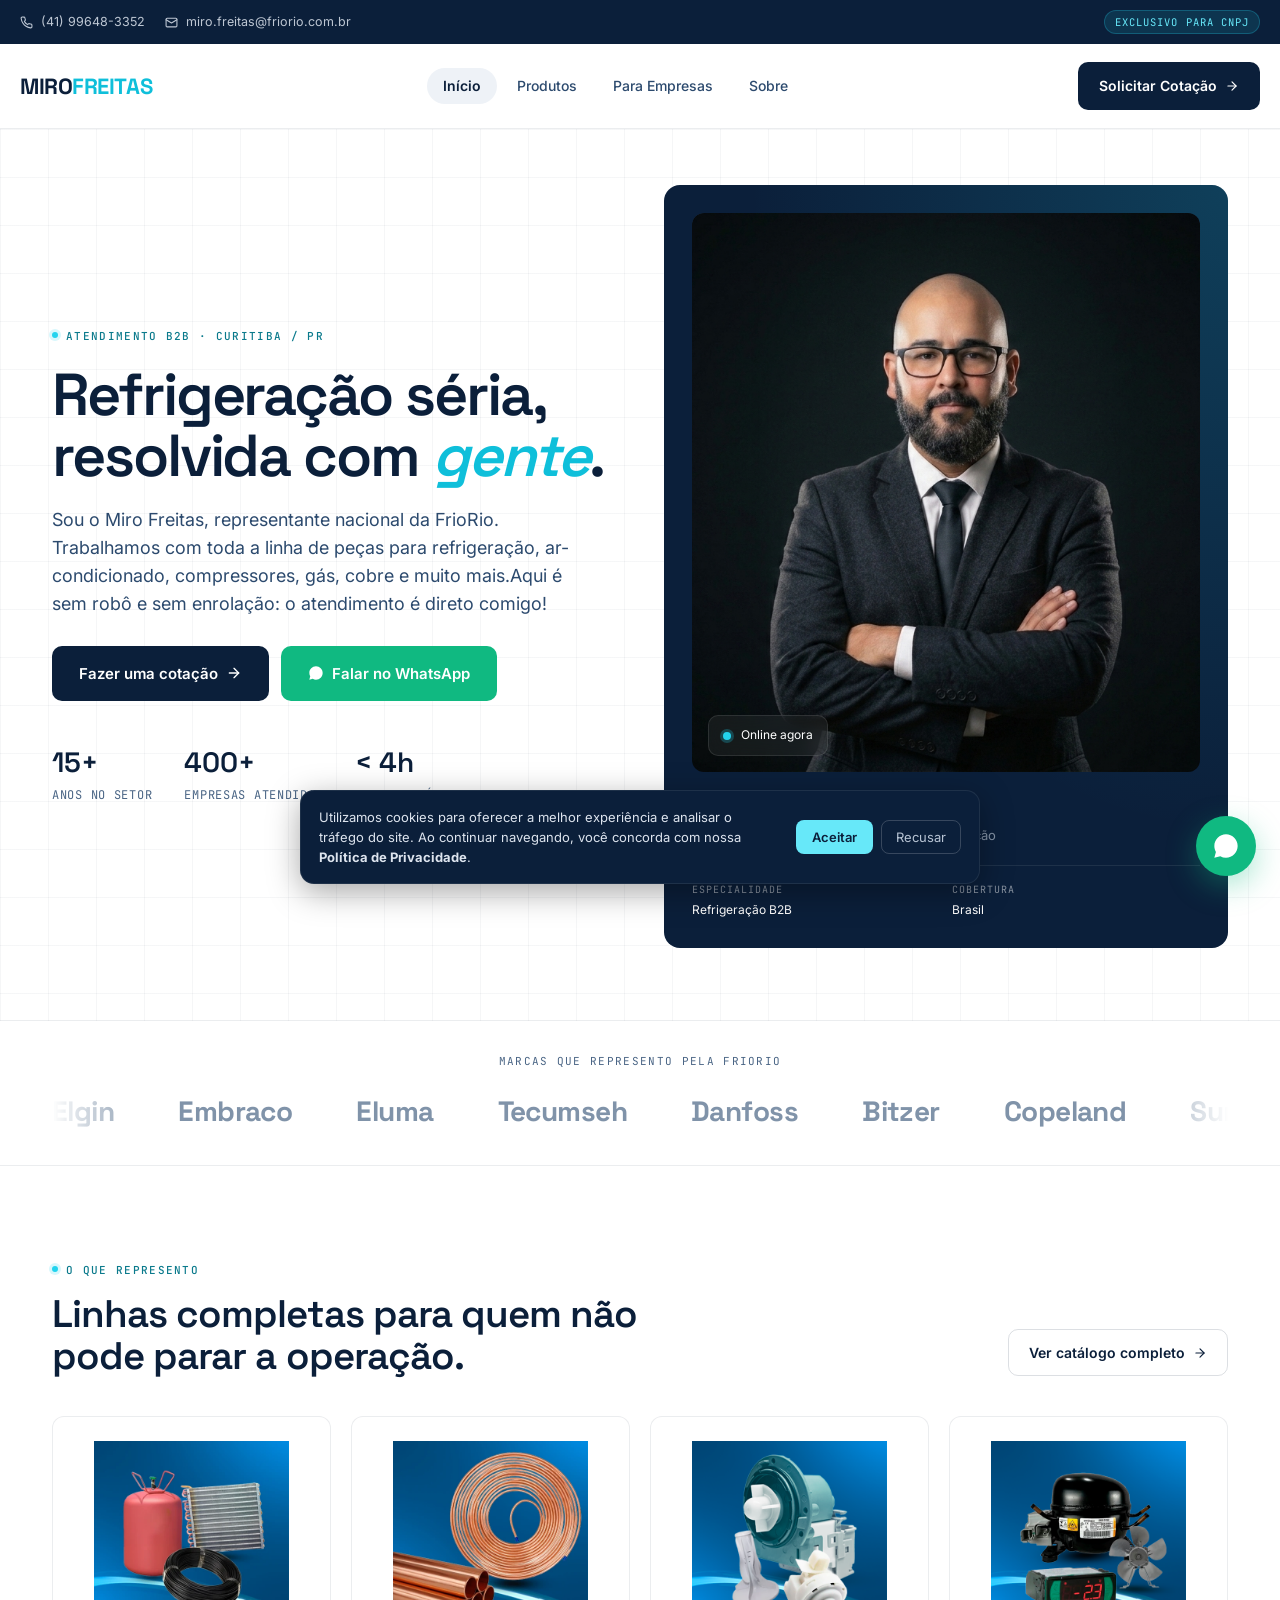
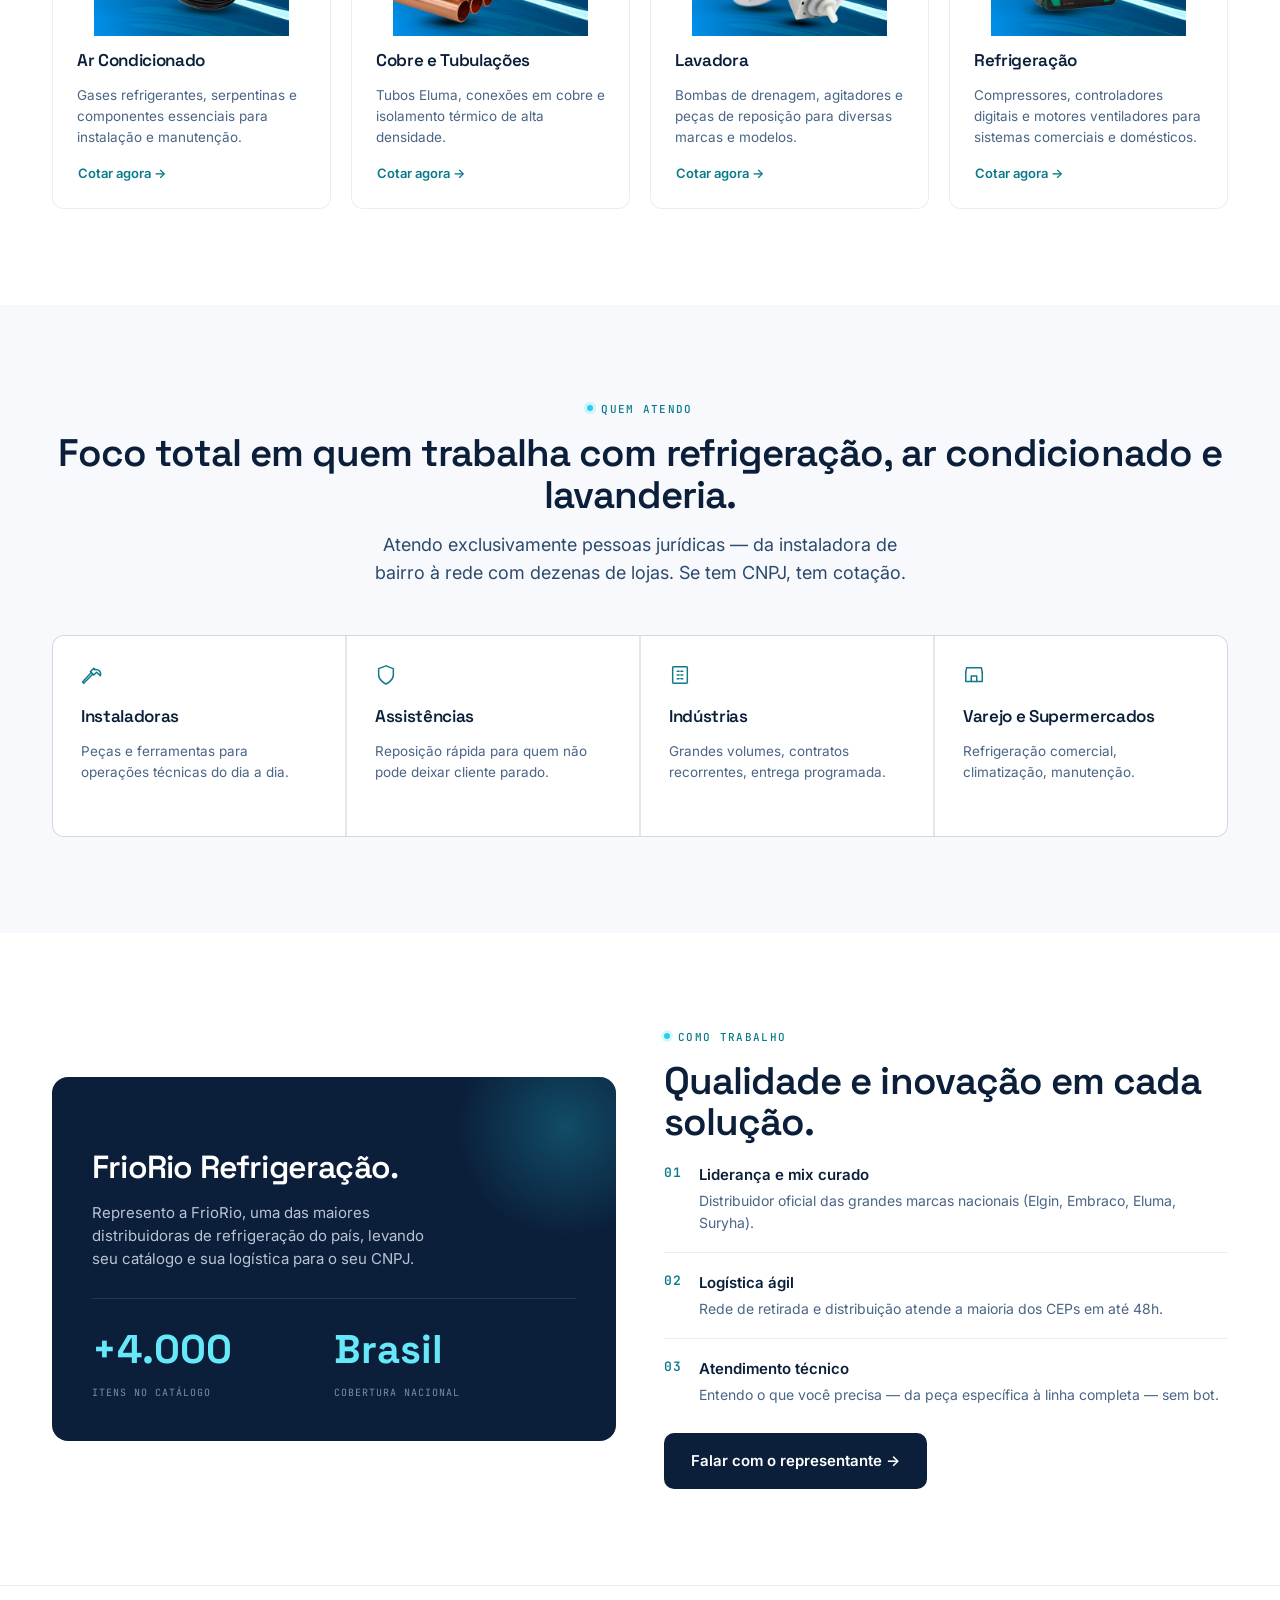
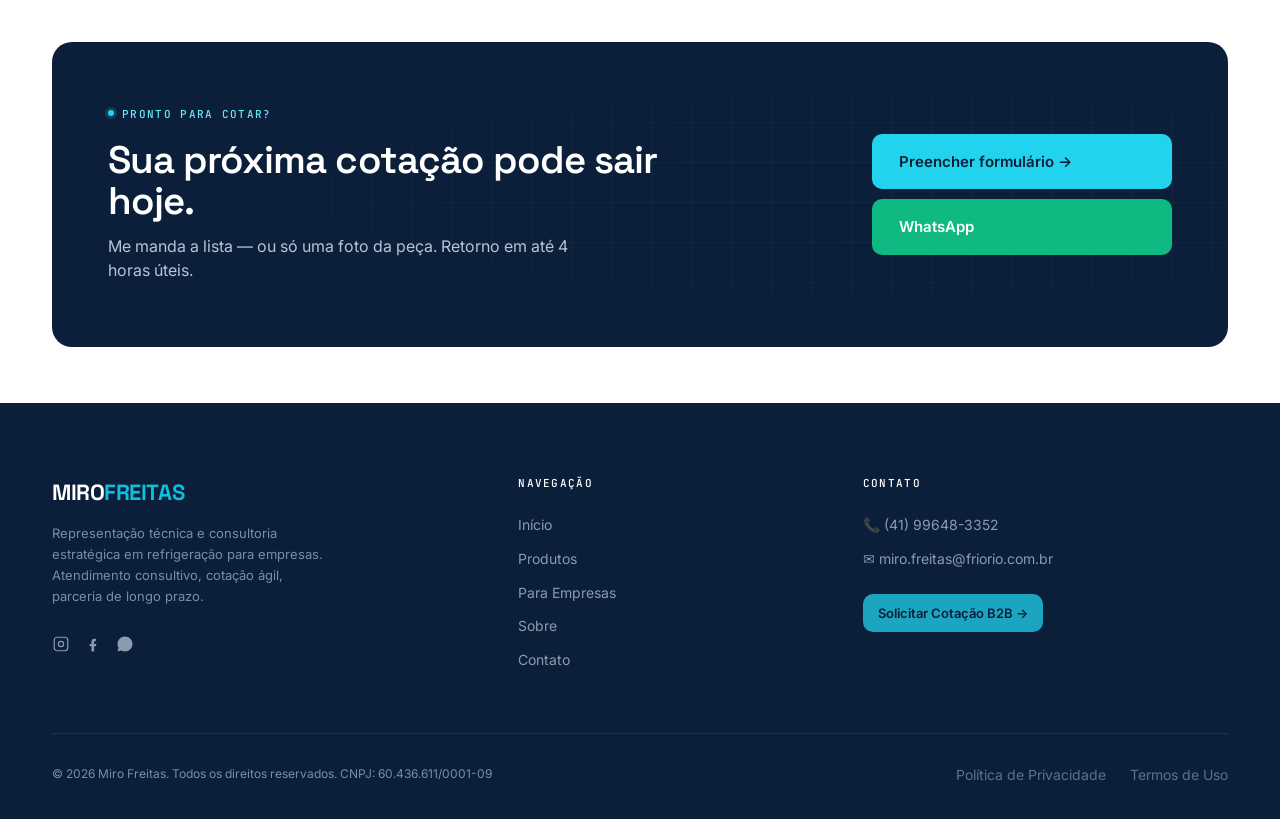
<file: index.html>
<!doctype html>
<html lang="pt-BR">
<head>
<meta charset="utf-8" />
<meta name="viewport" content="width=device-width,initial-scale=1,viewport-fit=cover" />
<meta name="theme-color" content="#0B1F3A" />
<title>Miro Freitas — Representação Comercial em Refrigeração</title>
<meta name="description" content="Representação técnica e consultoria em refrigeração para empresas. Atendimento B2B exclusivo para CNPJ." />
<link rel="icon" href="favicon.svg" type="image/svg+xml" />
<link rel="canonical" href="https://mirofreitas.com/" />
<meta property="og:type" content="website" />
<meta property="og:title" content="Miro Freitas — Representação Comercial em Refrigeração" />
<meta property="og:description" content="Representação técnica e consultoria em refrigeração para empresas. Atendimento B2B exclusivo para CNPJ. Cotação ágil, retorno em até 4h." />
<meta property="og:image" content="img/og-image.png" />
<meta property="og:image:width" content="1200" />
<meta property="og:image:height" content="630" />
<meta name="twitter:card" content="summary_large_image" />
<meta name="twitter:title" content="Miro Freitas — Representação Comercial em Refrigeração" />
<meta name="twitter:description" content="Representação técnica e consultoria em refrigeração. Atendimento B2B exclusivo para CNPJ." />
<meta name="twitter:image" content="img/og-image.png" />
<link rel="preconnect" href="https://fonts.googleapis.com" />
<link rel="preconnect" href="https://fonts.gstatic.com" crossorigin />
<link href="https://fonts.googleapis.com/css2?family=Inter:wght@400;500;600;700&family=Space+Grotesk:wght@500;600;700&family=JetBrains+Mono:wght@400;500&display=swap" rel="stylesheet" />
<link rel="stylesheet" href="css/styles.css" />
<link rel="stylesheet" href="css/vendor/lenis-1.3.25.css" />
</head>
<body>

<!-- TOPBAR -->
<div class="topbar">
  <div class="container row">
    <div class="left">
      <a class="item" href="tel:+5541996483352">
        <svg width="13" height="13" viewBox="0 0 24 24" fill="none" stroke="currentColor" stroke-width="2" stroke-linecap="round" stroke-linejoin="round"><path d="M22 16.92v3a2 2 0 01-2.18 2 19.79 19.79 0 01-8.63-3.07 19.5 19.5 0 01-6-6 19.79 19.79 0 01-3.07-8.67A2 2 0 014.11 2h3a2 2 0 012 1.72c.13.96.37 1.9.72 2.8a2 2 0 01-.45 2.11L8.09 9.91a16 16 0 006 6l1.27-1.27a2 2 0 012.11-.45c.9.35 1.84.59 2.8.72A2 2 0 0122 16.92z"/></svg>
        (41) 99648-3352
      </a>
      <a class="item email" href="mailto:miro.freitas@friorio.com.br">
        <svg width="13" height="13" viewBox="0 0 24 24" fill="none" stroke="currentColor" stroke-width="2" stroke-linecap="round" stroke-linejoin="round"><rect x="2" y="4" width="20" height="16" rx="2"/><path d="M2 7l10 6 10-6"/></svg>
        miro.freitas@friorio.com.br
      </a>
    </div>
    <div class="badge">Exclusivo para CNPJ</div>
  </div>
</div>

<!-- HEADER -->
<header class="header">
  <div class="container row">
    <a href="index.html" class="logo">MIRO<span class="accent">FREITAS</span></a>
    <nav class="nav">
      <a href="index.html" data-nav>Início</a>
      <a href="produtos.html" data-nav>Produtos</a>
      <a href="empresas.html" data-nav>Para Empresas</a>
      <a href="sobre.html" data-nav>Sobre</a>
    </nav>
    <a href="contato.html" class="btn btn-primary">
      Solicitar Cotação
      <svg width="14" height="14" viewBox="0 0 24 24" fill="none" stroke="currentColor" stroke-width="2" stroke-linecap="round" stroke-linejoin="round"><line x1="5" y1="12" x2="19" y2="12"/><polyline points="12 5 19 12 12 19"/></svg>
    </a>
    <button id="menu-btn" class="menu-btn" aria-label="Abrir menu">
      <svg viewBox="0 0 24 24" fill="none" stroke="currentColor" stroke-width="2" stroke-linecap="round" stroke-linejoin="round"><line x1="3" y1="6" x2="21" y2="6"/><line x1="3" y1="12" x2="21" y2="12"/><line x1="3" y1="18" x2="21" y2="18"/></svg>
    </button>
  </div>
</header>

<!-- MOBILE MENU -->
<div id="mobile-menu" class="mobile-menu">
  <div class="top">
    <div class="logo">MIRO<span class="accent">FREITAS</span></div>
    <button id="menu-close" class="close-btn" aria-label="Fechar menu">
      <svg width="22" height="22" viewBox="0 0 24 24" fill="none" stroke="currentColor" stroke-width="2" stroke-linecap="round" stroke-linejoin="round"><line x1="18" y1="6" x2="6" y2="18"/><line x1="6" y1="6" x2="18" y2="18"/></svg>
    </button>
  </div>
  <nav>
    <a href="index.html" class="active">Início <span class="arrow">→</span></a>
    <a href="produtos.html">Produtos <span class="arrow">→</span></a>
    <a href="empresas.html">Para Empresas <span class="arrow">→</span></a>
    <a href="sobre.html">Sobre <span class="arrow">→</span></a>
    <a href="contato.html">Contato <span class="arrow">→</span></a>
  </nav>
  <div class="mobile-cta">
    <a href="contato.html" class="btn btn-cyan btn-lg">Solicitar Cotação</a>
    <a href="https://wa.me/5541996483352" target="_blank" class="btn btn-whats btn-lg">
      <svg width="16" height="16" viewBox="0 0 24 24" fill="currentColor"><path d="M17.47 14.38c-.3-.15-1.77-.87-2.04-.97-.27-.1-.47-.15-.67.15-.2.3-.77.97-.94 1.17-.17.2-.35.22-.65.07-.3-.15-1.26-.46-2.4-1.48-.89-.79-1.49-1.77-1.66-2.07-.17-.3-.02-.46.13-.61.13-.13.3-.35.45-.52.15-.17.2-.3.3-.5.1-.2.05-.37-.02-.52-.07-.15-.67-1.62-.92-2.22-.24-.58-.49-.5-.67-.51-.17-.01-.37-.01-.57-.01-.2 0-.52.07-.8.37-.27.3-1.04 1.02-1.04 2.49s1.07 2.89 1.22 3.09c.15.2 2.1 3.21 5.08 4.5.71.31 1.26.49 1.69.63.71.23 1.35.19 1.86.12.57-.08 1.77-.72 2.02-1.42.25-.7.25-1.29.17-1.42-.07-.13-.27-.2-.57-.35zM12 2C6.48 2 2 6.48 2 12c0 1.77.47 3.52 1.35 5.04L2 22l5.1-1.32A9.96 9.96 0 0012 22c5.52 0 10-4.48 10-10S17.52 2 12 2z"/></svg>
      WhatsApp
    </a>
  </div>
  <div class="mobile-contact">
    <a href="tel:+5541996483352">📞 (41) 99648-3352</a>
    <a href="mailto:miro.freitas@friorio.com.br">✉ miro.freitas@friorio.com.br</a>
  </div>
</div>

<!-- HERO (variant A) -->
<section class="hero-grid" style="padding: 56px 0 72px; border-bottom: 1px solid var(--line);">
  <div class="container grid-2" style="gap: 48px; align-items: center;">
    <div>
      <div class="eyebrow" style="margin-bottom: 20px;">
        <span class="dot"></span>Atendimento B2B · Curitiba / PR
      </div>
      <h1 style="margin-bottom: 20px;">
        Refrigeração séria,<br/>
        resolvida com <span class="italic-accent">gente</span>.
      </h1>
      <p class="lead" style="max-width: 520px; margin-bottom: 28px;">
        Sou o Miro Freitas, representante nacional da FrioRio. Trabalhamos com toda a linha de peças para refrigeração, ar-condicionado, compressores, gás, cobre e muito mais.
​Aqui é sem robô e sem enrolação: o atendimento é direto comigo!
      </p>
      <div class="mobile-stack" style="display: flex; gap: 12px; flex-wrap: wrap;">
        <a href="contato.html" class="btn btn-primary btn-lg">
          Fazer uma cotação
          <svg width="16" height="16" viewBox="0 0 24 24" fill="none" stroke="currentColor" stroke-width="2" stroke-linecap="round" stroke-linejoin="round"><line x1="5" y1="12" x2="19" y2="12"/><polyline points="12 5 19 12 12 19"/></svg>
        </a>
        <a href="https://wa.me/5541996483352" target="_blank" class="btn btn-whats btn-lg">
          <svg width="16" height="16" viewBox="0 0 24 24" fill="currentColor"><path d="M17.47 14.38c-.3-.15-1.77-.87-2.04-.97-.27-.1-.47-.15-.67.15-.2.3-.77.97-.94 1.17-.17.2-.35.22-.65.07-.3-.15-1.26-.46-2.4-1.48-.89-.79-1.49-1.77-1.66-2.07-.17-.3-.02-.46.13-.61.13-.13.3-.35.45-.52.15-.17.2-.3.3-.5.1-.2.05-.37-.02-.52-.07-.15-.67-1.62-.92-2.22-.24-.58-.49-.5-.67-.51-.17-.01-.37-.01-.57-.01-.2 0-.52.07-.8.37-.27.3-1.04 1.02-1.04 2.49s1.07 2.89 1.22 3.09c.15.2 2.1 3.21 5.08 4.5.71.31 1.26.49 1.69.63.71.23 1.35.19 1.86.12.57-.08 1.77-.72 2.02-1.42.25-.7.25-1.29.17-1.42-.07-.13-.27-.2-.57-.35zM12 2C6.48 2 2 6.48 2 12c0 1.77.47 3.52 1.35 5.04L2 22l5.1-1.32A9.96 9.96 0 0012 22c5.52 0 10-4.48 10-10S17.52 2 12 2z"/></svg>
          Falar no WhatsApp
        </a>
      </div>
      <div class="hero-stats" style="display: flex; gap: 32px; margin-top: 40px; flex-wrap: wrap;">
        <div><div class="stat-num">15+</div><div class="stat-lbl">Anos no setor</div></div>
        <div><div class="stat-num">400+</div><div class="stat-lbl">Empresas atendidas</div></div>
        <div><div class="stat-num">&lt; 4h</div><div class="stat-lbl">Retorno médio</div></div>
      </div>
    </div>

    <div style="position: relative;" data-parallax="-0.07">
      <div class="hero-portrait-card">
        <div class="inner">
          <div class="portrait">
            <img src="img/miro-retrato.jpeg" alt="Miro Freitas" style="position: absolute; inset: 0; width: 100%; height: 100%; object-fit: cover; object-position: top center;">
            <div class="online-chip"><span class="dot"></span>Online agora</div>
          </div>
          <div style="display:flex; justify-content: space-between; align-items: baseline;">
            <div>
              <div style="font-family: var(--font-display); font-size: 20px; font-weight: 600;">Miro Freitas</div>
              <div style="font-size: 13px; color: var(--ink-200); opacity: .7; margin-top: 2px;">Representante Comercial — FrioRio Refrigeração</div>
            </div>
          </div>
          <div style="border-top: 1px solid rgba(255,255,255,0.08); margin-top: 20px; padding-top: 16px; display: grid; grid-template-columns: 1fr 1fr; gap: 12px; font-size: 12px;">
            <div>
              <div style="opacity:.5; font-family: var(--font-mono); font-size: 10px; letter-spacing: .1em; text-transform: uppercase;">Especialidade</div>
              <div style="margin-top: 4px;">Refrigeração B2B</div>
            </div>
            <div>
              <div style="opacity:.5; font-family: var(--font-mono); font-size: 10px; letter-spacing: .1em; text-transform: uppercase;">Cobertura</div>
              <div style="margin-top: 4px;">Brasil</div>
            </div>
          </div>
        </div>
      </div>
    </div>
  </div>
</section>

<!-- BRAND MARQUEE -->
<section style="padding: 32px 0; border-bottom: 1px solid var(--line); background: white;">
  <div class="container">
    <div style="text-align:center; font-family: var(--font-mono); font-size: 11px; letter-spacing: .12em; text-transform: uppercase; color: var(--ink-400); margin-bottom: 20px;">
      Marcas que represento pela FrioRio
    </div>
    <div class="marquee">
      <div class="marquee-track">
        <span>Elgin</span><span>Embraco</span><span>Eluma</span><span>Tecumseh</span><span>Danfoss</span><span>Bitzer</span><span>Copeland</span><span>Suryha</span><span>Fujitsu</span><span>Mueller</span>
        <span>Elgin</span><span>Embraco</span><span>Eluma</span><span>Tecumseh</span><span>Danfoss</span><span>Bitzer</span><span>Copeland</span><span>Suryha</span><span>Fujitsu</span><span>Mueller</span>
      </div>
    </div>
  </div>
</section>

<!-- PRODUCT LINES -->
<section class="section">
  <div class="container">
    <div style="display:flex; align-items: end; justify-content: space-between; margin-bottom: 40px; gap: 24px; flex-wrap: wrap;">
      <div>
        <div class="eyebrow" style="margin-bottom: 14px;"><span class="dot"></span>O que represento</div>
        <h2 style="max-width: 640px;">Linhas completas para quem não pode parar a operação.</h2>
      </div>
      <a href="produtos.html" class="btn btn-outline">
        Ver catálogo completo
        <svg width="14" height="14" viewBox="0 0 24 24" fill="none" stroke="currentColor" stroke-width="2" stroke-linecap="round" stroke-linejoin="round"><line x1="5" y1="12" x2="19" y2="12"/><polyline points="12 5 19 12 12 19"/></svg>
      </a>
    </div>

    <div class="grid-4">
      <div class="card card-hover" style="padding: 24px; display:flex; flex-direction:column; gap: 14px;">
        <div style="aspect-ratio: 1/.85; position: relative; overflow: hidden; border-radius: 8px;"><img src="img/Ar condicionado.png" alt="Ar Condicionado" style="position: absolute; inset: 0; width: 100%; height: 100%; object-fit: contain;"></div>
        <h3 style="font-size: 17px;">Ar Condicionado</h3>
        <p class="muted" style="font-size: 13.5px; margin: 0;">Gases refrigerantes, serpentinas e componentes essenciais para instalação e manutenção.</p>
        <a href="contato.html" class="btn btn-ghost btn-sm" style="padding: 0; justify-content: flex-start; color: var(--cyan-ink);">Cotar agora →</a>
      </div>
      <div class="card card-hover" style="padding: 24px; display:flex; flex-direction:column; gap: 14px;">
        <div style="aspect-ratio: 1/.85; position: relative; overflow: hidden; border-radius: 8px;"><img src="img/Cobre.png" alt="Cobre e Tubulações" style="position: absolute; inset: 0; width: 100%; height: 100%; object-fit: contain;"></div>
        <h3 style="font-size: 17px;">Cobre e Tubulações</h3>
        <p class="muted" style="font-size: 13.5px; margin: 0;">Tubos Eluma, conexões em cobre e isolamento térmico de alta densidade.</p>
        <a href="contato.html" class="btn btn-ghost btn-sm" style="padding: 0; justify-content: flex-start; color: var(--cyan-ink);">Cotar agora →</a>
      </div>
      <div class="card card-hover" style="padding: 24px; display:flex; flex-direction:column; gap: 14px;">
        <div style="aspect-ratio: 1/.85; position: relative; overflow: hidden; border-radius: 8px;"><img src="img/Lavadora.png" alt="Lavadora" style="position: absolute; inset: 0; width: 100%; height: 100%; object-fit: contain;"></div>
        <h3 style="font-size: 17px;">Lavadora</h3>
        <p class="muted" style="font-size: 13.5px; margin: 0;">Bombas de drenagem, agitadores e peças de reposição para diversas marcas e modelos.</p>
        <a href="contato.html" class="btn btn-ghost btn-sm" style="padding: 0; justify-content: flex-start; color: var(--cyan-ink);">Cotar agora →</a>
      </div>
      <div class="card card-hover" style="padding: 24px; display:flex; flex-direction:column; gap: 14px;">
        <div style="aspect-ratio: 1/.85; position: relative; overflow: hidden; border-radius: 8px;"><img src="img/refrigeracao.png" alt="Refrigeração" style="position: absolute; inset: 0; width: 100%; height: 100%; object-fit: contain;"></div>
        <h3 style="font-size: 17px;">Refrigeração</h3>
        <p class="muted" style="font-size: 13.5px; margin: 0;">Compressores, controladores digitais e motores ventiladores para sistemas comerciais e domésticos.</p>
        <a href="contato.html" class="btn btn-ghost btn-sm" style="padding: 0; justify-content: flex-start; color: var(--cyan-ink);">Cotar agora →</a>
      </div>
    </div>
  </div>
</section>

<!-- AUDIENCE -->
<section class="section section-muted">
  <div class="container">
    <div style="text-align: center; margin-bottom: 48px;">
      <div class="eyebrow" style="margin-bottom: 14px;"><span class="dot"></span>Quem atendo</div>
      <h2>Foco total em quem trabalha com refrigeração, ar condicionado e lavanderia.</h2>
      <p class="lead" style="max-width: 560px; margin: 16px auto 0;">
        Atendo exclusivamente pessoas jurídicas — da instaladora de bairro à rede com
        dezenas de lojas. Se tem CNPJ, tem cotação.
      </p>
    </div>
    <div class="audience-grid">
      <div>
        <div style="color: var(--cyan-ink);"><svg width="22" height="22" viewBox="0 0 24 24" fill="none" stroke="currentColor" stroke-width="1.6" stroke-linecap="round" stroke-linejoin="round"><path d="M14.7 6.3a5 5 0 016.4 6.4L17 9l-3 3-3.7-3.7 3.7-3.7a5 5 0 01.7.7zM13 11L3 21l-1.4-1.4L11 9.6"/></svg></div>
        <h3 style="font-size: 17px;">Instaladoras</h3>
        <p class="muted" style="font-size: 13.5px; margin: 0;">Peças e ferramentas para operações técnicas do dia a dia.</p>
      </div>
      <div>
        <div style="color: var(--cyan-ink);"><svg width="22" height="22" viewBox="0 0 24 24" fill="none" stroke="currentColor" stroke-width="1.6" stroke-linecap="round" stroke-linejoin="round"><path d="M12 22s8-4 8-10V5l-8-3-8 3v7c0 6 8 10 8 10z"/></svg></div>
        <h3 style="font-size: 17px;">Assistências</h3>
        <p class="muted" style="font-size: 13.5px; margin: 0;">Reposição rápida para quem não pode deixar cliente parado.</p>
      </div>
      <div>
        <div style="color: var(--cyan-ink);"><svg width="22" height="22" viewBox="0 0 24 24" fill="none" stroke="currentColor" stroke-width="1.6" stroke-linecap="round" stroke-linejoin="round"><rect x="4" y="3" width="16" height="18" rx="1"/><path d="M9 8h2M9 12h2M9 16h2M13 8h2M13 12h2M13 16h2"/></svg></div>
        <h3 style="font-size: 17px;">Indústrias</h3>
        <p class="muted" style="font-size: 13.5px; margin: 0;">Grandes volumes, contratos recorrentes, entrega programada.</p>
      </div>
      <div>
        <div style="color: var(--cyan-ink);"><svg width="22" height="22" viewBox="0 0 24 24" fill="none" stroke="currentColor" stroke-width="1.6" stroke-linecap="round" stroke-linejoin="round"><path d="M3 9l1-5h16l1 5"/><path d="M3 9v10h18V9"/><path d="M9 19v-6h6v6"/></svg></div>
        <h3 style="font-size: 17px;">Varejo e Supermercados</h3>
        <p class="muted" style="font-size: 13.5px; margin: 0;">Refrigeração comercial, climatização, manutenção.</p>
      </div>
    </div>
  </div>
</section>

<!-- PARTNERSHIP -->
<section class="section">
  <div class="container grid-2" style="gap: 48px; align-items: center;">
    <div class="partnership-card" data-parallax="-0.04">
      <div class="eyebrow" style="color: var(--cyan-2); margin-bottom: 16px; position: relative;"><span class="dot"></span>Parceria Estratégica</div>
      <h2 style="color: white; position: relative; margin-bottom: 16px; font-size: 32px;">FrioRio Refrigeração.</h2>
      <p style="color: var(--ink-200); position: relative; margin-bottom: 28px; max-width: 360px;">
        Represento a FrioRio, uma das maiores distribuidoras de refrigeração do país,
        levando seu catálogo e sua logística para o seu CNPJ.
      </p>
      <div style="display: grid; grid-template-columns: 1fr 1fr; gap: 0; position: relative; border-top: 1px solid rgba(255,255,255,.1); padding-top: 20px;">
        <div>
          <div class="big-num">+4.000</div>
          <div class="mini">Itens no catálogo</div>
        </div>
        <div>
          <div class="big-num">Brasil</div>
          <div class="mini">Cobertura nacional</div>
        </div>
      </div>
    </div>

    <div>
      <div class="eyebrow" style="margin-bottom: 14px;"><span class="dot"></span>Como trabalho</div>
      <h2 style="margin-bottom: 20px;">Qualidade e inovação em cada solução.</h2>
      <div style="display: flex; flex-direction: column; gap: 18px;">
        <div style="display: grid; grid-template-columns: auto 1fr; gap: 16px; padding-bottom: 18px; border-bottom: 1px solid var(--line);">
          <div class="step-num" style="margin: 0;">01</div>
          <div>
            <div style="font-weight: 600; margin-bottom: 4px;">Liderança e mix curado</div>
            <div class="muted" style="font-size: 14px;">Distribuidor oficial das grandes marcas nacionais (Elgin, Embraco, Eluma, Suryha).</div>
          </div>
        </div>
        <div style="display: grid; grid-template-columns: auto 1fr; gap: 16px; padding-bottom: 18px; border-bottom: 1px solid var(--line);">
          <div class="step-num" style="margin: 0;">02</div>
          <div>
            <div style="font-weight: 600; margin-bottom: 4px;">Logística ágil</div>
            <div class="muted" style="font-size: 14px;">Rede de retirada e distribuição atende a maioria dos CEPs em até 48h.</div>
          </div>
        </div>
        <div style="display: grid; grid-template-columns: auto 1fr; gap: 16px;">
          <div class="step-num" style="margin: 0;">03</div>
          <div>
            <div style="font-weight: 600; margin-bottom: 4px;">Atendimento técnico</div>
            <div class="muted" style="font-size: 14px;">Entendo o que você precisa — da peça específica à linha completa — sem bot.</div>
          </div>
        </div>
      </div>
      <a href="contato.html" class="btn btn-primary btn-lg" style="margin-top: 28px;">
        Falar com o representante →
      </a>
    </div>
  </div>
</section>

<!-- CTA -->
<section style="padding: 56px 0; background: white; border-top: 1px solid var(--line);">
  <div class="container">
    <div class="cta-block">
      <div class="inner">
        <div style="flex: 1; min-width: 260px;">
          <div class="eyebrow" style="color: var(--cyan-2); margin-bottom: 16px;"><span class="dot"></span>Pronto para cotar?</div>
          <h2 style="color: white; max-width: 560px; margin-bottom: 12px;">Sua próxima cotação pode sair hoje.</h2>
          <p style="color: var(--ink-200); max-width: 480px; font-size: 16px; margin: 0;">
            Me manda a lista — ou só uma foto da peça. Retorno em até 4 horas úteis.
          </p>
        </div>
        <div style="display: flex; flex-direction: column; gap: 10px; width: 100%; max-width: 300px;">
          <a href="contato.html" class="btn btn-cyan btn-lg">Preencher formulário →</a>
          <a href="https://wa.me/5541996483352" target="_blank" class="btn btn-whats btn-lg">WhatsApp</a>
        </div>
      </div>
    </div>
  </div>
</section>

<!-- FOOTER + COOKIE + WA (included inline on each page) -->
<footer class="footer">
  <div class="container">
    <div class="footer-grid">
      <div>
        <div class="logo" style="color: white;">MIRO<span class="accent">FREITAS</span></div>
        <p class="small" style="margin-top: 14px; max-width: 280px;">
          Representação técnica e consultoria estratégica em refrigeração para empresas.
          Atendimento consultivo, cotação ágil, parceria de longo prazo.
        </p>
        <div class="socials">
          <a href="https://www.instagram.com/miro.friorio/" target="_blank" aria-label="Instagram"><svg width="18" height="18" viewBox="0 0 24 24" fill="none" stroke="currentColor" stroke-width="1.6" stroke-linecap="round" stroke-linejoin="round"><rect x="3" y="3" width="18" height="18" rx="4"/><circle cx="12" cy="12" r="3.5"/></svg></a>
          <a href="https://www.facebook.com/share/1cN7uxhnVU/" target="_blank" aria-label="Facebook"><svg width="18" height="18" viewBox="0 0 24 24" fill="currentColor"><path d="M13.5 22v-7h2.5l.5-3h-3V9.5c0-.9.4-1.5 1.6-1.5H16V5.2s-1-.2-2.1-.2C11.5 5 10 6.4 10 9v3H7.5v3H10v7h3.5z"/></svg></a>
          <a href="https://wa.me/5541996483352" aria-label="WhatsApp"><svg width="18" height="18" viewBox="0 0 24 24" fill="currentColor"><path d="M17.47 14.38c-.3-.15-1.77-.87-2.04-.97-.27-.1-.47-.15-.67.15-.2.3-.77.97-.94 1.17-.17.2-.35.22-.65.07-.3-.15-1.26-.46-2.4-1.48-.89-.79-1.49-1.77-1.66-2.07-.17-.3-.02-.46.13-.61.13-.13.3-.35.45-.52.15-.17.2-.3.3-.5.1-.2.05-.37-.02-.52-.07-.15-.67-1.62-.92-2.22-.24-.58-.49-.5-.67-.51-.17-.01-.37-.01-.57-.01-.2 0-.52.07-.8.37-.27.3-1.04 1.02-1.04 2.49s1.07 2.89 1.22 3.09c.15.2 2.1 3.21 5.08 4.5.71.31 1.26.49 1.69.63.71.23 1.35.19 1.86.12.57-.08 1.77-.72 2.02-1.42.25-.7.25-1.29.17-1.42-.07-.13-.27-.2-.57-.35zM12 2C6.48 2 2 6.48 2 12c0 1.77.47 3.52 1.35 5.04L2 22l5.1-1.32A9.96 9.96 0 0012 22c5.52 0 10-4.48 10-10S17.52 2 12 2z"/></svg></a>
        </div>
      </div>
      <div>
        <h4>Navegação</h4>
        <a href="index.html">Início</a>
        <a href="produtos.html">Produtos</a>
        <a href="empresas.html">Para Empresas</a>
        <a href="sobre.html">Sobre</a>
        <a href="contato.html">Contato</a>
      </div>
      <div>
        <h4>Contato</h4>
        <a href="tel:+5541996483352">📞 (41) 99648-3352</a>
        <a href="mailto:miro.freitas@friorio.com.br">✉ miro.freitas@friorio.com.br</a>
        <a href="contato.html" style="margin-top: 12px; display: inline-block;"><span class="btn btn-cyan btn-sm">Solicitar Cotação B2B →</span></a>
      </div>
    </div>
    <div class="divider">
      <div>© 2026 Miro Freitas. Todos os direitos reservados. CNPJ: 60.436.611/0001-09</div>
      <div style="display: flex; gap: 24px;">
        <a href="privacidade.html">Política de Privacidade</a>
        <a href="termos.html">Termos de Uso</a>
      </div>
    </div>
  </div>
</footer>

<div id="cookie" class="cookie">
  <div style="flex: 1;">
    Utilizamos cookies para oferecer a melhor experiência e analisar o tráfego do site. Ao continuar navegando,
    você concorda com nossa <b>Política de Privacidade</b>.
  </div>
  <div class="actions">
    <button id="cookie-accept" class="btn-cookie-accept">Aceitar</button>
    <button id="cookie-refuse" class="btn-cookie-refuse">Recusar</button>
  </div>
</div>

<a class="wa-float" href="https://wa.me/5541996483352?text=Ol%C3%A1%2C%20gostaria%20de%20fazer%20uma%20cota%C3%A7%C3%A3o!" target="_blank" aria-label="WhatsApp">
  <svg width="28" height="28" viewBox="0 0 24 24" fill="currentColor"><path d="M17.47 14.38c-.3-.15-1.77-.87-2.04-.97-.27-.1-.47-.15-.67.15-.2.3-.77.97-.94 1.17-.17.2-.35.22-.65.07-.3-.15-1.26-.46-2.4-1.48-.89-.79-1.49-1.77-1.66-2.07-.17-.3-.02-.46.13-.61.13-.13.3-.35.45-.52.15-.17.2-.3.3-.5.1-.2.05-.37-.02-.52-.07-.15-.67-1.62-.92-2.22-.24-.58-.49-.5-.67-.51-.17-.01-.37-.01-.57-.01-.2 0-.52.07-.8.37-.27.3-1.04 1.02-1.04 2.49s1.07 2.89 1.22 3.09c.15.2 2.1 3.21 5.08 4.5.71.31 1.26.49 1.69.63.71.23 1.35.19 1.86.12.57-.08 1.77-.72 2.02-1.42.25-.7.25-1.29.17-1.42-.07-.13-.27-.2-.57-.35zM12 2C6.48 2 2 6.48 2 12c0 1.77.47 3.52 1.35 5.04L2 22l5.1-1.32A9.96 9.96 0 0012 22c5.52 0 10-4.48 10-10S17.52 2 12 2z"/></svg>
</a>

<script src="js/vendor/lenis-1.3.25.min.js"></script>
<script src="js/app.js"></script>
</body>
</html>
</file>
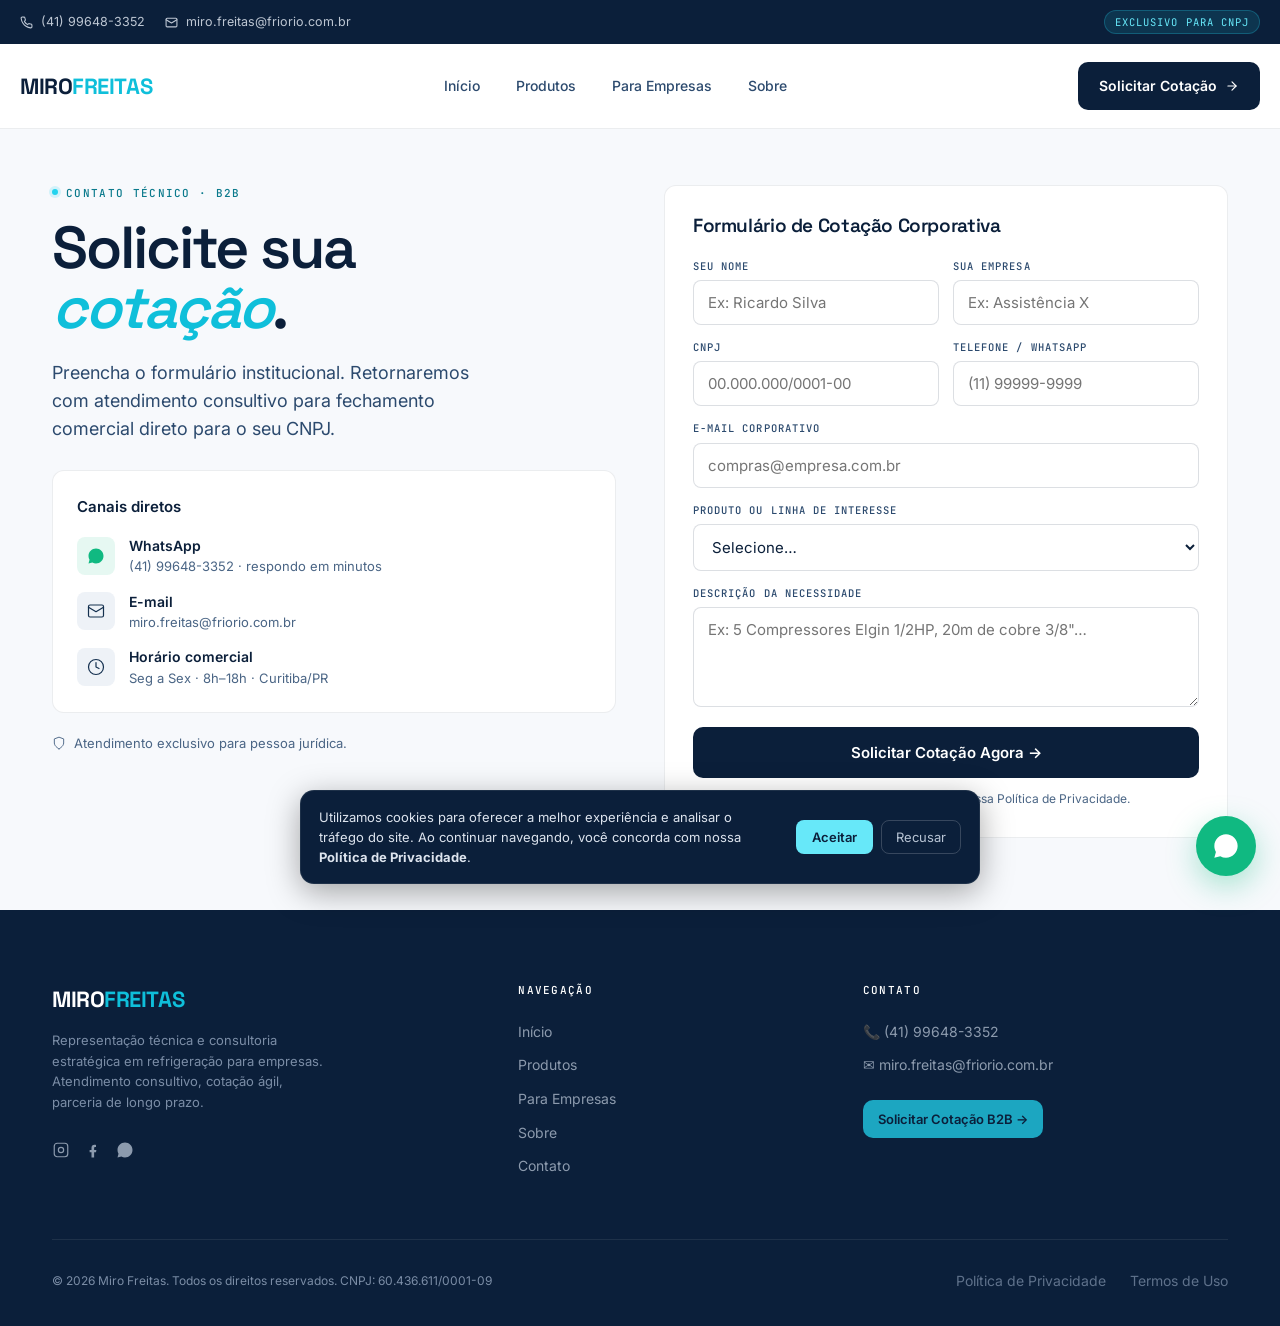
<file: contato.html>
<!doctype html>
<html lang="pt-BR">
<head>
<meta charset="utf-8" />
<meta name="viewport" content="width=device-width,initial-scale=1,viewport-fit=cover" />
<meta name="theme-color" content="#0B1F3A" />
<title>Contato — Miro Freitas</title>
<meta name="description" content="Solicite sua cotação corporativa." />
<link rel="icon" href="favicon.svg" type="image/svg+xml" />
<link rel="canonical" href="https://mirofreitas.com/contato" />
<meta property="og:type" content="website" />
<meta property="og:title" content="Contato — Miro Freitas" />
<meta property="og:description" content="Solicite sua cotação corporativa em refrigeração. Retorno em até 4 horas úteis." />
<meta property="og:image" content="img/og-image.png" />
<meta name="twitter:card" content="summary_large_image" />
<meta name="twitter:image" content="img/og-image.png" />
<link rel="preconnect" href="https://fonts.googleapis.com" />
<link rel="preconnect" href="https://fonts.gstatic.com" crossorigin />
<link href="https://fonts.googleapis.com/css2?family=Inter:wght@400;500;600;700&family=Space+Grotesk:wght@500;600;700&family=JetBrains+Mono:wght@400;500&display=swap" rel="stylesheet" />
<link rel="stylesheet" href="css/styles.css" />
<link rel="stylesheet" href="css/vendor/lenis-1.3.25.css" />
</head>
<body>
<!-- TOPBAR -->
<div class="topbar">
  <div class="container row">
    <div class="left">
      <a class="item" href="tel:+5541996483352">
        <svg width="13" height="13" viewBox="0 0 24 24" fill="none" stroke="currentColor" stroke-width="2" stroke-linecap="round" stroke-linejoin="round"><path d="M22 16.92v3a2 2 0 01-2.18 2 19.79 19.79 0 01-8.63-3.07 19.5 19.5 0 01-6-6 19.79 19.79 0 01-3.07-8.67A2 2 0 014.11 2h3a2 2 0 012 1.72c.13.96.37 1.9.72 2.8a2 2 0 01-.45 2.11L8.09 9.91a16 16 0 006 6l1.27-1.27a2 2 0 012.11-.45c.9.35 1.84.59 2.8.72A2 2 0 0122 16.92z"/></svg>
        (41) 99648-3352
      </a>
      <a class="item email" href="mailto:miro.freitas@friorio.com.br">
        <svg width="13" height="13" viewBox="0 0 24 24" fill="none" stroke="currentColor" stroke-width="2" stroke-linecap="round" stroke-linejoin="round"><rect x="2" y="4" width="20" height="16" rx="2"/><path d="M2 7l10 6 10-6"/></svg>
        miro.freitas@friorio.com.br
      </a>
    </div>
    <div class="badge">Exclusivo para CNPJ</div>
  </div>
</div>

<!-- HEADER -->
<header class="header">
  <div class="container row">
    <a href="index.html" class="logo">MIRO<span class="accent">FREITAS</span></a>
    <nav class="nav">
      <a href="index.html" data-nav>Início</a>
      <a href="produtos.html" data-nav>Produtos</a>
      <a href="empresas.html" data-nav>Para Empresas</a>
      <a href="sobre.html" data-nav>Sobre</a>
    </nav>
    <a href="contato.html" class="btn btn-primary">
      Solicitar Cotação
      <svg width="14" height="14" viewBox="0 0 24 24" fill="none" stroke="currentColor" stroke-width="2" stroke-linecap="round" stroke-linejoin="round"><line x1="5" y1="12" x2="19" y2="12"/><polyline points="12 5 19 12 12 19"/></svg>
    </a>
    <button id="menu-btn" class="menu-btn" aria-label="Abrir menu">
      <svg viewBox="0 0 24 24" fill="none" stroke="currentColor" stroke-width="2" stroke-linecap="round" stroke-linejoin="round"><line x1="3" y1="6" x2="21" y2="6"/><line x1="3" y1="12" x2="21" y2="12"/><line x1="3" y1="18" x2="21" y2="18"/></svg>
    </button>
  </div>
</header>

<!-- MOBILE MENU -->
<div id="mobile-menu" class="mobile-menu">
  <div class="top">
    <div class="logo">MIRO<span class="accent">FREITAS</span></div>
    <button id="menu-close" class="close-btn" aria-label="Fechar menu">
      <svg width="22" height="22" viewBox="0 0 24 24" fill="none" stroke="currentColor" stroke-width="2" stroke-linecap="round" stroke-linejoin="round"><line x1="18" y1="6" x2="6" y2="18"/><line x1="6" y1="6" x2="18" y2="18"/></svg>
    </button>
  </div>
  <nav>
    <a href="index.html" class="active">Início <span class="arrow">→</span></a>
    <a href="produtos.html">Produtos <span class="arrow">→</span></a>
    <a href="empresas.html">Para Empresas <span class="arrow">→</span></a>
    <a href="sobre.html">Sobre <span class="arrow">→</span></a>
    <a href="contato.html">Contato <span class="arrow">→</span></a>
  </nav>
  <div class="mobile-cta">
    <a href="contato.html" class="btn btn-cyan btn-lg">Solicitar Cotação</a>
    <a href="https://wa.me/5541996483352" target="_blank" class="btn btn-whats btn-lg">
      <svg width="16" height="16" viewBox="0 0 24 24" fill="currentColor"><path d="M17.47 14.38c-.3-.15-1.77-.87-2.04-.97-.27-.1-.47-.15-.67.15-.2.3-.77.97-.94 1.17-.17.2-.35.22-.65.07-.3-.15-1.26-.46-2.4-1.48-.89-.79-1.49-1.77-1.66-2.07-.17-.3-.02-.46.13-.61.13-.13.3-.35.45-.52.15-.17.2-.3.3-.5.1-.2.05-.37-.02-.52-.07-.15-.67-1.62-.92-2.22-.24-.58-.49-.5-.67-.51-.17-.01-.37-.01-.57-.01-.2 0-.52.07-.8.37-.27.3-1.04 1.02-1.04 2.49s1.07 2.89 1.22 3.09c.15.2 2.1 3.21 5.08 4.5.71.31 1.26.49 1.69.63.71.23 1.35.19 1.86.12.57-.08 1.77-.72 2.02-1.42.25-.7.25-1.29.17-1.42-.07-.13-.27-.2-.57-.35zM12 2C6.48 2 2 6.48 2 12c0 1.77.47 3.52 1.35 5.04L2 22l5.1-1.32A9.96 9.96 0 0012 22c5.52 0 10-4.48 10-10S17.52 2 12 2z"/></svg>
      WhatsApp
    </a>
  </div>
  <div class="mobile-contact">
    <a href="tel:+5541996483352">📞 (41) 99648-3352</a>
    <a href="mailto:miro.freitas@friorio.com.br">✉ miro.freitas@friorio.com.br</a>
  </div>
</div>


<section style="padding: 56px 0 72px; background: var(--paper-2);">
  <div class="container grid-2" style="gap: 48px;">

    <!-- Success (hidden initially) -->
    <div id="form-success" style="display: none; grid-column: 1 / -1; text-align: center; padding: 40px 0;">
      <div class="success-badge">
        <svg width="32" height="32" viewBox="0 0 24 24" fill="none" stroke="currentColor" stroke-width="2" stroke-linecap="round" stroke-linejoin="round"><polyline points="20 6 9 17 4 12"/></svg>
      </div>
      <h1 style="margin-bottom: 12px;">Cotação recebida, <span id="success-nome">amigo</span>.</h1>
      <p class="lead" style="margin-bottom: 24px; max-width: 600px; margin-left: auto; margin-right: auto;">
        Retorno em até <b>4 horas úteis</b> no e-mail <b id="success-email"></b> e no WhatsApp <b id="success-tel"></b>.
        Enquanto isso, pode me chamar direto — eu respondo.
      </p>
      <div class="mobile-stack" style="display: inline-flex; gap: 12px;">
        <a href="https://wa.me/5541996483352" target="_blank" class="btn btn-whats btn-lg">Abrir WhatsApp</a>
        <a href="index.html" class="btn btn-outline btn-lg">Voltar ao início</a>
      </div>
    </div>

    <div id="form-container" style="display: contents;">
      <div>
        <div class="eyebrow" style="margin-bottom: 16px;"><span class="dot"></span>Contato técnico · B2B</div>
        <h1 style="margin-bottom: 20px;">Solicite sua<br/><span class="italic-accent">cotação</span>.</h1>
        <p class="lead" style="margin-bottom: 28px; max-width: 440px;">Preencha o formulário institucional. Retornaremos com atendimento consultivo para fechamento comercial direto para o seu CNPJ.</p>

        <div class="card" style="padding: 24px; margin-bottom: 20px;">
          <div style="font-weight: 600; margin-bottom: 16px; font-size: 15px;">Canais diretos</div>
          <a href="https://wa.me/5541996483352" target="_blank" class="channel-link">
            <div class="channel-icon green"><svg width="18" height="18" viewBox="0 0 24 24" fill="currentColor"><path d="M17.47 14.38c-.3-.15-1.77-.87-2.04-.97-.27-.1-.47-.15-.67.15-.2.3-.77.97-.94 1.17-.17.2-.35.22-.65.07-.3-.15-1.26-.46-2.4-1.48-.89-.79-1.49-1.77-1.66-2.07-.17-.3-.02-.46.13-.61.13-.13.3-.35.45-.52.15-.17.2-.3.3-.5.1-.2.05-.37-.02-.52-.07-.15-.67-1.62-.92-2.22-.24-.58-.49-.5-.67-.51-.17-.01-.37-.01-.57-.01-.2 0-.52.07-.8.37-.27.3-1.04 1.02-1.04 2.49s1.07 2.89 1.22 3.09c.15.2 2.1 3.21 5.08 4.5.71.31 1.26.49 1.69.63.71.23 1.35.19 1.86.12.57-.08 1.77-.72 2.02-1.42.25-.7.25-1.29.17-1.42-.07-.13-.27-.2-.57-.35zM12 2C6.48 2 2 6.48 2 12c0 1.77.47 3.52 1.35 5.04L2 22l5.1-1.32A9.96 9.96 0 0012 22c5.52 0 10-4.48 10-10S17.52 2 12 2z"/></svg></div>
            <div><div style="font-weight: 600; font-size: 14px;">WhatsApp</div><div class="muted" style="font-size: 13px;">(41) 99648-3352 · respondo em minutos</div></div>
          </a>
          <a href="mailto:miro.freitas@friorio.com.br" class="channel-link">
            <div class="channel-icon"><svg width="18" height="18" viewBox="0 0 24 24" fill="none" stroke="currentColor" stroke-width="1.6" stroke-linecap="round" stroke-linejoin="round"><rect x="2" y="4" width="20" height="16" rx="2"/><path d="M2 7l10 6 10-6"/></svg></div>
            <div><div style="font-weight: 600; font-size: 14px;">E-mail</div><div class="muted" style="font-size: 13px;">miro.freitas@friorio.com.br</div></div>
          </a>
          <div class="channel-link" style="margin-bottom: 0;">
            <div class="channel-icon"><svg width="18" height="18" viewBox="0 0 24 24" fill="none" stroke="currentColor" stroke-width="1.6" stroke-linecap="round" stroke-linejoin="round"><circle cx="12" cy="12" r="10"/><polyline points="12 6 12 12 16 14"/></svg></div>
            <div><div style="font-weight: 600; font-size: 14px;">Horário comercial</div><div class="muted" style="font-size: 13px;">Seg a Sex · 8h–18h · Curitiba/PR</div></div>
          </div>
        </div>

        <div class="muted" style="font-size: 13px; display: flex; gap: 8px; align-items: center;">
          <svg width="14" height="14" viewBox="0 0 24 24" fill="none" stroke="currentColor" stroke-width="1.6" stroke-linecap="round" stroke-linejoin="round"><path d="M12 22s8-4 8-10V5l-8-3-8 3v7c0 6 8 10 8 10z"/></svg>
          Atendimento exclusivo para pessoa jurídica.
        </div>
      </div>

      <div class="card" style="padding: 28px;">
        <h3 style="font-size: 19px; margin-bottom: 20px;">Formulário de Cotação Corporativa</h3>
        <form id="form-cotacao" novalidate>
          <div class="grid-2 form-row" style="gap: 14px; margin-bottom: 14px; grid-template-columns: 1fr 1fr;">
            <div class="field" data-field="nome">
              <label>Seu nome</label>
              <input name="nome" placeholder="Ex: Ricardo Silva" />
              <div class="err">Obrigatório.</div>
            </div>
            <div class="field" data-field="empresa">
              <label>Sua empresa</label>
              <input name="empresa" placeholder="Ex: Assistência X" />
              <div class="err">Obrigatório.</div>
            </div>
          </div>
          <div class="grid-2 form-row" style="gap: 14px; margin-bottom: 14px; grid-template-columns: 1fr 1fr;">
            <div class="field" data-field="cnpj">
              <label>CNPJ</label>
              <input name="cnpj" placeholder="00.000.000/0001-00" inputmode="numeric" />
              <div class="err">CNPJ incompleto.</div>
            </div>
            <div class="field" data-field="telefone">
              <label>Telefone / WhatsApp</label>
              <input name="telefone" placeholder="(11) 99999-9999" inputmode="tel" />
              <div class="err">Obrigatório.</div>
            </div>
          </div>
          <div class="field" data-field="email" style="margin-bottom: 14px;">
            <label>E-mail corporativo</label>
            <input name="email" type="email" placeholder="compras@empresa.com.br" />
            <div class="err">E-mail inválido.</div>
          </div>
          <div class="field" data-field="produto" style="margin-bottom: 14px;">
            <label>Produto ou linha de interesse</label>
            <select name="produto">
              <option value="">Selecione…</option>
              <option>Máquinas e Unidades</option>
              <option>Cobre e Conexões</option>
              <option>Ferramentas Técnicas</option>
              <option>Climatização HVAC</option>
              <option>Peças e Reposição</option>
              <option>Outros / combinado</option>
            </select>
            <div class="err">Selecione uma linha.</div>
          </div>
          <div class="field" data-field="descricao" style="margin-bottom: 20px;">
            <label>Descrição da necessidade</label>
            <textarea name="descricao" placeholder="Ex: 5 Compressores Elgin 1/2HP, 20m de cobre 3/8&quot;…"></textarea>
            <div class="err">Descreva a necessidade.</div>
          </div>
          <button type="submit" class="btn btn-primary btn-lg" style="width: 100%; justify-content: center;">
            Solicitar Cotação Agora →
          </button>
          <div class="muted" style="font-size: 12px; margin-top: 12px; text-align: center;">
            Seus dados são tratados conforme nossa Política de Privacidade.
          </div>
        </form>
      </div>
    </div>
  </div>
</section>
<!-- FOOTER + COOKIE + WA (included inline on each page) -->
<footer class="footer">
  <div class="container">
    <div class="footer-grid">
      <div>
        <div class="logo" style="color: white;">MIRO<span class="accent">FREITAS</span></div>
        <p class="small" style="margin-top: 14px; max-width: 280px;">
          Representação técnica e consultoria estratégica em refrigeração para empresas.
          Atendimento consultivo, cotação ágil, parceria de longo prazo.
        </p>
        <div class="socials">
          <a href="https://www.instagram.com/miro.friorio/" target="_blank" aria-label="Instagram"><svg width="18" height="18" viewBox="0 0 24 24" fill="none" stroke="currentColor" stroke-width="1.6" stroke-linecap="round" stroke-linejoin="round"><rect x="3" y="3" width="18" height="18" rx="4"/><circle cx="12" cy="12" r="3.5"/></svg></a>
          <a href="https://www.facebook.com/share/1cN7uxhnVU/" target="_blank" aria-label="Facebook"><svg width="18" height="18" viewBox="0 0 24 24" fill="currentColor"><path d="M13.5 22v-7h2.5l.5-3h-3V9.5c0-.9.4-1.5 1.6-1.5H16V5.2s-1-.2-2.1-.2C11.5 5 10 6.4 10 9v3H7.5v3H10v7h3.5z"/></svg></a>
          <a href="https://wa.me/5541996483352" aria-label="WhatsApp"><svg width="18" height="18" viewBox="0 0 24 24" fill="currentColor"><path d="M17.47 14.38c-.3-.15-1.77-.87-2.04-.97-.27-.1-.47-.15-.67.15-.2.3-.77.97-.94 1.17-.17.2-.35.22-.65.07-.3-.15-1.26-.46-2.4-1.48-.89-.79-1.49-1.77-1.66-2.07-.17-.3-.02-.46.13-.61.13-.13.3-.35.45-.52.15-.17.2-.3.3-.5.1-.2.05-.37-.02-.52-.07-.15-.67-1.62-.92-2.22-.24-.58-.49-.5-.67-.51-.17-.01-.37-.01-.57-.01-.2 0-.52.07-.8.37-.27.3-1.04 1.02-1.04 2.49s1.07 2.89 1.22 3.09c.15.2 2.1 3.21 5.08 4.5.71.31 1.26.49 1.69.63.71.23 1.35.19 1.86.12.57-.08 1.77-.72 2.02-1.42.25-.7.25-1.29.17-1.42-.07-.13-.27-.2-.57-.35zM12 2C6.48 2 2 6.48 2 12c0 1.77.47 3.52 1.35 5.04L2 22l5.1-1.32A9.96 9.96 0 0012 22c5.52 0 10-4.48 10-10S17.52 2 12 2z"/></svg></a>
        </div>
      </div>
      <div>
        <h4>Navegação</h4>
        <a href="index.html">Início</a>
        <a href="produtos.html">Produtos</a>
        <a href="empresas.html">Para Empresas</a>
        <a href="sobre.html">Sobre</a>
        <a href="contato.html">Contato</a>
      </div>
      <div>
        <h4>Contato</h4>
        <a href="tel:+5541996483352">📞 (41) 99648-3352</a>
        <a href="mailto:miro.freitas@friorio.com.br">✉ miro.freitas@friorio.com.br</a>
        <a href="contato.html" style="margin-top: 12px; display: inline-block;"><span class="btn btn-cyan btn-sm">Solicitar Cotação B2B →</span></a>
      </div>
    </div>
    <div class="divider">
      <div>© 2026 Miro Freitas. Todos os direitos reservados. CNPJ: 60.436.611/0001-09</div>
      <div style="display: flex; gap: 24px;">
        <a href="privacidade.html">Política de Privacidade</a>
        <a href="termos.html">Termos de Uso</a>
      </div>
    </div>
  </div>
</footer>

<div id="cookie" class="cookie">
  <div style="flex: 1;">
    Utilizamos cookies para oferecer a melhor experiência e analisar o tráfego do site. Ao continuar navegando,
    você concorda com nossa <b>Política de Privacidade</b>.
  </div>
  <div class="actions">
    <button id="cookie-accept" class="btn-cookie-accept">Aceitar</button>
    <button id="cookie-refuse" class="btn-cookie-refuse">Recusar</button>
  </div>
</div>

<a class="wa-float" href="https://wa.me/5541996483352?text=Ol%C3%A1%2C%20gostaria%20de%20fazer%20uma%20cota%C3%A7%C3%A3o!" target="_blank" aria-label="WhatsApp">
  <svg width="28" height="28" viewBox="0 0 24 24" fill="currentColor"><path d="M17.47 14.38c-.3-.15-1.77-.87-2.04-.97-.27-.1-.47-.15-.67.15-.2.3-.77.97-.94 1.17-.17.2-.35.22-.65.07-.3-.15-1.26-.46-2.4-1.48-.89-.79-1.49-1.77-1.66-2.07-.17-.3-.02-.46.13-.61.13-.13.3-.35.45-.52.15-.17.2-.3.3-.5.1-.2.05-.37-.02-.52-.07-.15-.67-1.62-.92-2.22-.24-.58-.49-.5-.67-.51-.17-.01-.37-.01-.57-.01-.2 0-.52.07-.8.37-.27.3-1.04 1.02-1.04 2.49s1.07 2.89 1.22 3.09c.15.2 2.1 3.21 5.08 4.5.71.31 1.26.49 1.69.63.71.23 1.35.19 1.86.12.57-.08 1.77-.72 2.02-1.42.25-.7.25-1.29.17-1.42-.07-.13-.27-.2-.57-.35zM12 2C6.48 2 2 6.48 2 12c0 1.77.47 3.52 1.35 5.04L2 22l5.1-1.32A9.96 9.96 0 0012 22c5.52 0 10-4.48 10-10S17.52 2 12 2z"/></svg>
</a>

<script src="js/vendor/lenis-1.3.25.min.js"></script>
<script src="js/app.js"></script></body>
</html>
</file>
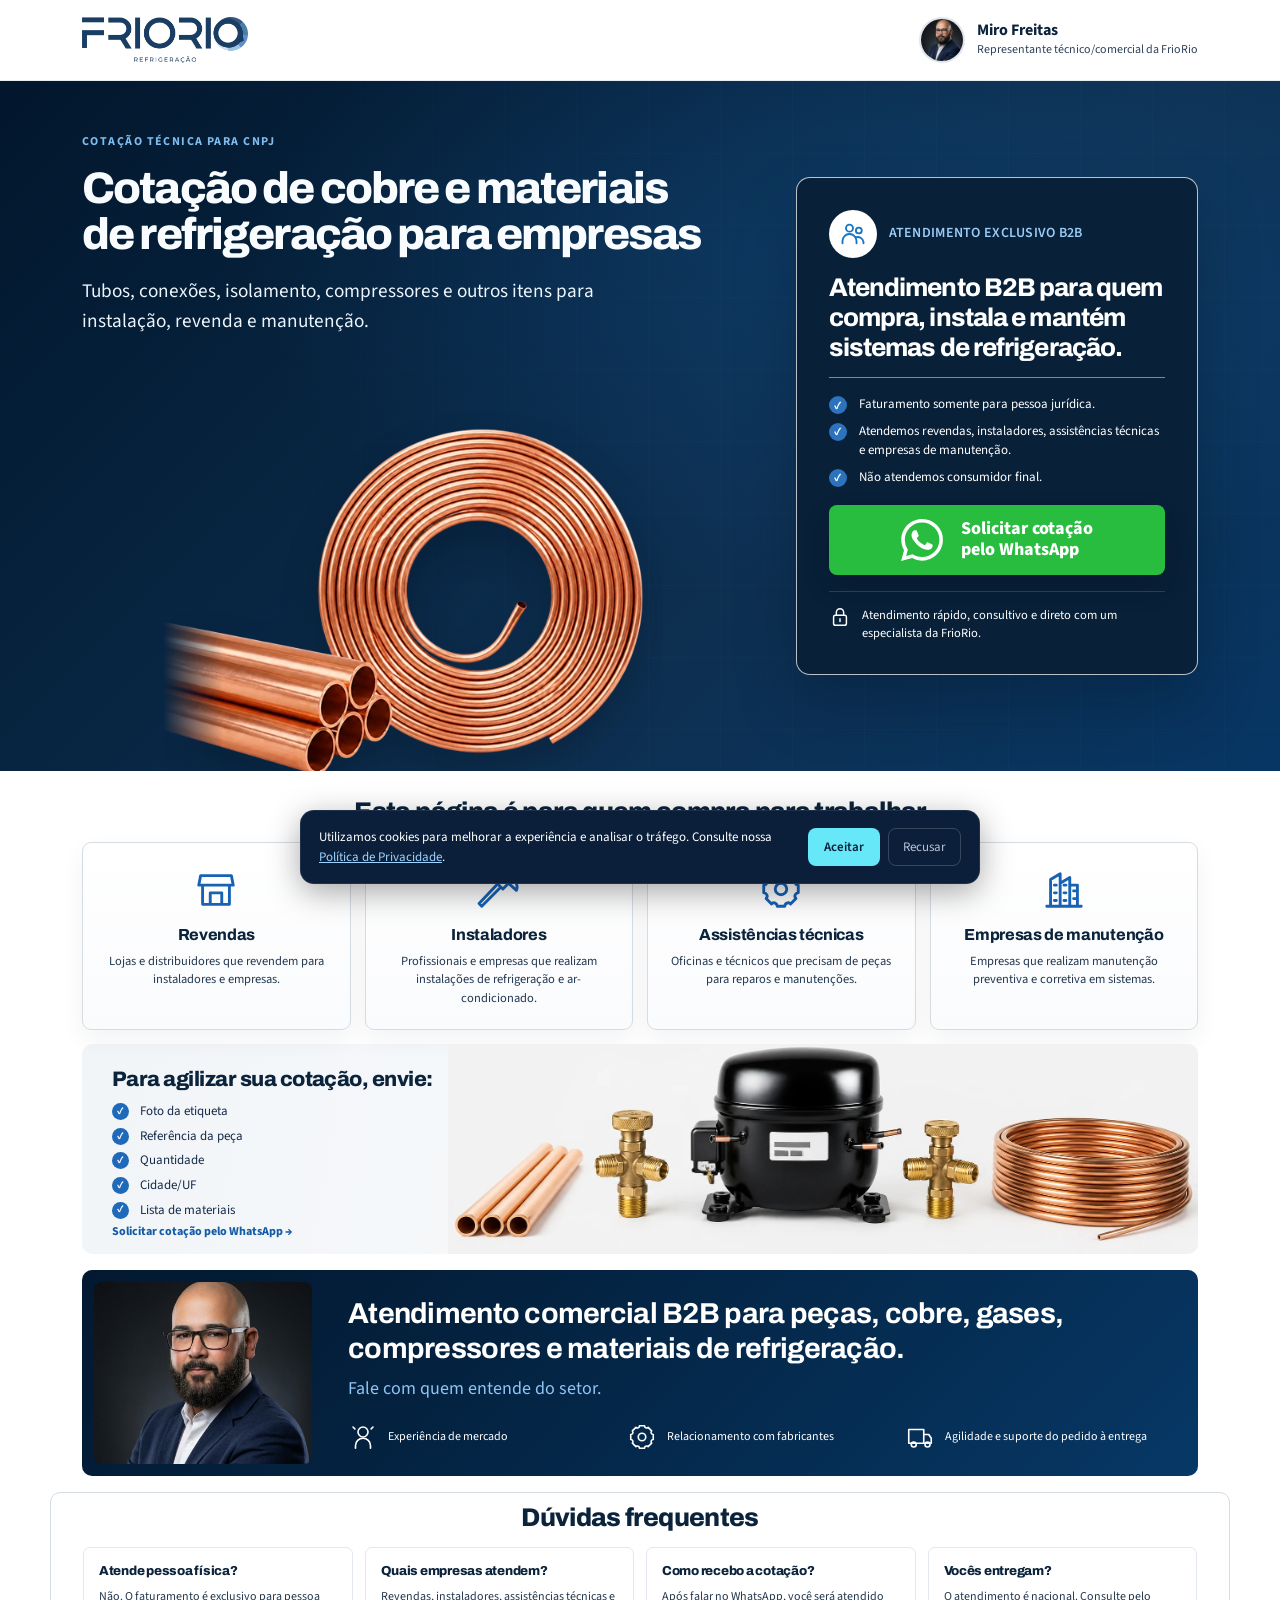
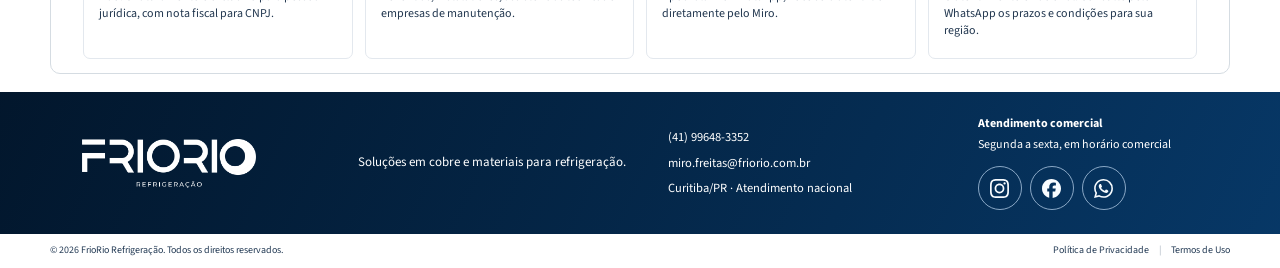
<file: cotacao.html>
<!doctype html>
<html lang="pt-BR">
<head>
<!-- Google Tag Manager -->
<script>(function(w,d,s,l,i){w[l]=w[l]||[];w[l].push({'gtm.start':
new Date().getTime(),event:'gtm.js'});var f=d.getElementsByTagName(s)[0],
j=d.createElement(s),dl=l!='dataLayer'?'&l='+l:'';j.async=true;j.src=
'https://www.googletagmanager.com/gtm.js?id='+i+dl;f.parentNode.insertBefore(j,f);
})(window,document,'script','dataLayer','GTM-M5JG9ZFW');</script>
<!-- End Google Tag Manager -->
<meta charset="utf-8" />
<meta name="viewport" content="width=device-width,initial-scale=1,viewport-fit=cover" />
<meta name="theme-color" content="#052c54" />
<title>Cotação de cobre e refrigeração B2B — Miro Freitas</title>
<meta name="description" content="Cotação B2B de cobre, peças, gases, compressores e materiais de refrigeração. Atendimento direto com Miro Freitas para empresas com CNPJ." />
<meta name="robots" content="index,follow" />
<link rel="icon" href="favicon.svg" type="image/svg+xml" />
<link rel="canonical" href="https://mirofreitas.com/cotacao" />
<meta property="og:type" content="website" />
<meta property="og:title" content="Cotação B2B — Miro Freitas" />
<meta property="og:description" content="Cobre, peças e materiais de refrigeração com atendimento direto para empresas e profissionais com CNPJ." />
<meta property="og:image" content="img/og-image%201.png" />
<meta name="twitter:card" content="summary_large_image" />
<meta name="twitter:image" content="img/og-image%201.png" />
<link rel="preconnect" href="https://fonts.googleapis.com" />
<link rel="preconnect" href="https://fonts.gstatic.com" crossorigin />
<link href="https://fonts.googleapis.com/css2?family=Archivo:wght@500;600;700;800&family=Source+Sans+3:wght@400;500;600;700&display=swap" rel="stylesheet" />
<link rel="stylesheet" href="css/styles.css" />
<link rel="stylesheet" href="css/vendor/lenis-1.3.25.css" />
<link rel="stylesheet" href="css/cotacao.css?v=5" />
</head>
<body class="lp-mode">
<!-- Google Tag Manager (noscript) -->
<noscript><iframe src="https://www.googletagmanager.com/ns.html?id=GTM-M5JG9ZFW"
height="0" width="0" style="display:none;visibility:hidden"></iframe></noscript>
<!-- End Google Tag Manager (noscript) -->
<svg class="brand-symbols" aria-hidden="true" focusable="false">
  <symbol id="brand-whatsapp" viewBox="0 0 24 24">
    <path d="M17.472 14.382c-.297-.149-1.758-.867-2.03-.967-.273-.099-.471-.148-.67.15-.197.297-.767.966-.94 1.164-.173.199-.347.223-.644.075-.297-.15-1.255-.463-2.39-1.475-.883-.788-1.48-1.761-1.653-2.059-.173-.297-.018-.458.13-.606.134-.133.298-.347.446-.52.149-.174.198-.298.298-.497.099-.198.05-.371-.025-.52-.075-.149-.669-1.612-.916-2.207-.242-.579-.487-.5-.669-.51-.173-.008-.371-.01-.57-.01-.198 0-.52.074-.792.372-.272.297-1.04 1.016-1.04 2.479 0 1.462 1.065 2.875 1.213 3.074.149.198 2.096 3.2 5.077 4.487.709.306 1.262.489 1.694.625.712.227 1.36.195 1.871.118.571-.085 1.758-.719 2.006-1.413.248-.694.248-1.289.173-1.413-.074-.124-.272-.198-.57-.347m-5.421 7.403h-.004a9.87 9.87 0 01-5.031-1.378l-.361-.214-3.741.982.998-3.648-.235-.374a9.86 9.86 0 01-1.51-5.26c.001-5.45 4.436-9.884 9.888-9.884 2.64 0 5.122 1.03 6.988 2.898a9.825 9.825 0 012.893 6.994c-.003 5.45-4.437 9.884-9.885 9.884m8.413-18.297A11.815 11.815 0 0012.05 0C5.495 0 .16 5.335.157 11.892c0 2.096.547 4.142 1.588 5.945L.057 24l6.305-1.654a11.882 11.882 0 005.683 1.448h.005c6.554 0 11.89-5.335 11.893-11.893a11.821 11.821 0 00-3.48-8.413Z" />
  </symbol>
  <symbol id="brand-instagram" viewBox="0 0 24 24">
    <path d="M7.03.084c-1.277.06-2.149.264-2.911.563-.789.308-1.458.72-2.123 1.388C1.33 2.703.92 3.372.615 4.162.32 4.926.12 5.799.063 7.076.007 8.354-.006 8.765.001 12.023c.006 3.259.02 3.667.082 4.947.061 1.277.264 2.149.564 2.911.308.789.72 1.457 1.388 2.123.668.665 1.336 1.074 2.128 1.38.763.295 1.636.496 2.914.552 1.277.056 1.688.069 4.946.063 3.258-.006 3.668-.021 4.948-.081 1.28-.061 2.147-.266 2.91-.563.789-.309 1.458-.72 2.123-1.388.665-.668 1.074-1.338 1.38-2.128.295-.764.496-1.636.551-2.913.056-1.28.07-1.689.063-4.948-.006-3.258-.021-3.667-.081-4.946-.061-1.28-.264-2.149-.564-2.912-.308-.789-.72-1.457-1.387-2.123C21.298 1.33 20.628.921 19.838.617 19.074.321 18.202.12 16.924.065 15.647.009 15.236-.005 11.977.001 8.718.008 8.31.022 7.03.084m.14 21.693c-1.17-.051-1.805-.245-2.228-.408-.561-.216-.96-.477-1.382-.895-.422-.418-.681-.819-.9-1.378-.164-.424-.362-1.058-.417-2.228-.06-1.265-.072-1.644-.079-4.848-.007-3.204.005-3.583.061-4.848.05-1.169.246-1.805.408-2.228.216-.562.476-.96.895-1.382.419-.422.818-.681 1.378-.9.423-.165 1.058-.361 2.227-.417 1.266-.06 1.645-.072 4.848-.079 3.203-.007 3.584.005 4.85.061 1.168.051 1.805.244 2.228.408.56.216.96.475 1.381.895.422.419.682.818.901 1.379.165.422.362 1.056.417 2.226.06 1.266.074 1.645.08 4.848.005 3.203-.006 3.583-.061 4.848-.051 1.17-.245 1.806-.408 2.23-.216.56-.477.96-.896 1.381-.419.422-.818.681-1.378.9-.422.165-1.058.362-2.226.417-1.266.06-1.645.072-4.85.079-3.204.007-3.582-.006-4.848-.061M16.953 5.586a1.44 1.44 0 101.437-1.442 1.44 1.44 0 00-1.437 1.442M5.839 12.012c.006 3.403 2.77 6.156 6.172 6.15 3.403-.007 6.157-2.77 6.151-6.174-.007-3.403-2.771-6.156-6.174-6.15-3.403.007-6.156 2.771-6.15 6.174M8 12.008A4 4 0 1112.008 16 4 4 0 018 12.008" />
  </symbol>
  <symbol id="brand-facebook" viewBox="0 0 24 24">
    <path d="M9.101 23.691v-7.98H6.627v-3.667h2.474v-1.58c0-4.085 1.848-5.978 5.858-5.978.401 0 .955.042 1.468.103a8.68 8.68 0 011.141.195v3.325a8.623 8.623 0 00-.653-.036 26.805 26.805 0 00-.733-.009c-.707 0-1.259.096-1.675.309a1.686 1.686 0 00-.679.622c-.258.42-.374.995-.374 1.752v1.297h3.919l-.386 2.103-.287 1.564h-3.246v8.245C19.396 23.238 24 18.179 24 12.044c0-6.627-5.373-12-12-12s-12 5.373-12 12c0 5.628 3.874 10.35 9.101 11.647Z" />
  </symbol>
</svg>

<header class="lp-header" aria-label="Cabeçalho da página">
  <div class="container lp-header__inner">
    <a class="lp-header__brand" href="index.html" aria-label="FrioRio — página inicial">
      <img src="img/logo friorio.webp" alt="FrioRio Refrigeração" width="196" height="55" />
    </a>
    <div class="lp-header__representative">
      <img src="img/mirofreitas2.jpeg" alt="" width="48" height="48" />
      <span>
        <strong>Miro Freitas</strong>
        <small>Representante técnico/comercial da FrioRio</small>
      </span>
    </div>
  </div>
</header>

<main>
  <section id="inicio" class="cot-hero" aria-labelledby="hero-title">
    <div class="container cot-hero__grid">
      <div class="cot-hero__content">
        <div class="cot-hero__copy">
          <p class="cot-kicker">Cotação técnica para CNPJ</p>
          <h1 id="hero-title">Cotação de cobre e materiais de refrigeração para empresas</h1>
          <p class="cot-hero__lead">Tubos, conexões, isolamento, compressores e outros itens para instalação, revenda e manutenção.</p>
          <a class="cot-whatsapp-cta cot-hero__mobile-cta" href="https://wa.me/5541996483352?text=Ol%C3%A1%2C%20Miro.%20Vim%20pela%20p%C3%A1gina%20de%20cota%C3%A7%C3%A3o%20e%20gostaria%20de%20atendimento%20B2B." target="_blank" rel="noopener" data-whatsapp-cta data-cta-location="hero-mobile">
            <svg aria-hidden="true" viewBox="0 0 24 24"><use href="#brand-whatsapp" /></svg>
            <span>Solicitar cotação pelo WhatsApp</span>
          </a>
        </div>

        <div class="cot-hero__products">
          <img src="img/cobre-hero-caracol-espaguete-final.webp" alt="Bobina de cobre em forma de caracol com tubos de cobre tipo espaguete" width="1254" height="1254" fetchpriority="high" />
        </div>
      </div>

      <aside class="cot-b2b-card" aria-labelledby="b2b-title">
        <div class="cot-b2b-card__eyebrow">
          <span class="cot-b2b-card__icon" aria-hidden="true">
            <svg viewBox="0 0 24 24"><circle cx="9" cy="7" r="3"/><circle cx="17" cy="9" r="2.5"/><path d="M3 20v-2a6 6 0 0112 0v2M14 15a5 5 0 017 4v1"/></svg>
          </span>
          Atendimento exclusivo B2B
        </div>
        <h2 id="b2b-title">Atendimento B2B para quem compra, instala e mantém sistemas de refrigeração.</h2>
        <ul class="cot-b2b-list">
          <li>Faturamento somente para pessoa jurídica.</li>
          <li>Atendemos revendas, instaladores, assistências técnicas e empresas de manutenção.</li>
          <li>Não atendemos consumidor final.</li>
        </ul>
        <a class="cot-whatsapp-cta" href="https://wa.me/5541996483352?text=Ol%C3%A1%2C%20Miro.%20Vim%20pela%20p%C3%A1gina%20de%20cota%C3%A7%C3%A3o%20e%20gostaria%20de%20atendimento%20B2B." target="_blank" rel="noopener" data-whatsapp-cta data-cta-location="hero-card">
          <svg aria-hidden="true" viewBox="0 0 24 24"><use href="#brand-whatsapp" /></svg>
          <span>Solicitar cotação<br />pelo WhatsApp</span>
        </a>
        <p class="cot-b2b-card__note">
          <svg aria-hidden="true" viewBox="0 0 24 24"><rect x="5" y="10" width="14" height="11" rx="2"/><path d="M8 10V7a4 4 0 018 0v3M12 14v3"/></svg>
          Atendimento rápido, consultivo e direto com um especialista da FrioRio.
        </p>
      </aside>
    </div>
  </section>

  <section id="publicos" class="cot-audiences" aria-labelledby="audiences-title">
    <div class="container">
      <h2 id="audiences-title">Esta página é para quem compra para trabalhar</h2>
      <div class="cot-audience-grid">
        <article class="cot-audience-card">
          <svg aria-hidden="true" viewBox="0 0 24 24"><path d="M3 10h18M5 10v10h14V10M4 5h16l1 5H3zM9 20v-6h6v6"/></svg>
          <h3>Revendas</h3>
          <p>Lojas e distribuidores que revendem para instaladores e empresas.</p>
        </article>
        <article class="cot-audience-card">
          <svg aria-hidden="true" viewBox="0 0 24 24"><path d="M14.7 6.3a5 5 0 016.4 6.4L17 9l-3 3-3.7-3.7 3.7-3.7.7.7zM13 11L3 21l-1.4-1.4L11 9.6"/></svg>
          <h3>Instaladores</h3>
          <p>Profissionais e empresas que realizam instalações de refrigeração e ar-condicionado.</p>
        </article>
        <article class="cot-audience-card">
          <svg aria-hidden="true" viewBox="0 0 24 24"><circle cx="12" cy="12" r="3"/><path d="M19.4 15a1.7 1.7 0 00.34 1.88l.06.06-2.83 2.83-.06-.06a1.7 1.7 0 00-1.88-.34 1.7 1.7 0 00-1.03 1.56V21h-4v-.08A1.7 1.7 0 009 19.37a1.7 1.7 0 00-1.88.34l-.06.06-2.83-2.83.06-.06A1.7 1.7 0 004.63 15 1.7 1.7 0 003.08 14H3v-4h.08A1.7 1.7 0 004.63 9a1.7 1.7 0 00-.34-1.88l-.06-.06 2.83-2.83.06.06A1.7 1.7 0 009 4.63 1.7 1.7 0 0010 3.08V3h4v.08A1.7 1.7 0 0015 4.63a1.7 1.7 0 001.88-.34l.06-.06 2.83 2.83-.06.06A1.7 1.7 0 0019.37 9 1.7 1.7 0 0020.92 10H21v4h-.08A1.7 1.7 0 0019.4 15z"/></svg>
          <h3>Assistências técnicas</h3>
          <p>Oficinas e técnicos que precisam de peças para reparos e manutenções.</p>
        </article>
        <article class="cot-audience-card">
          <svg aria-hidden="true" viewBox="0 0 24 24"><path d="M3 21h18M5 21V7l5-3v17M10 9l5-3v15M15 10h4v11M7 10h1M7 14h1M7 18h1M12 10h1M12 14h1M12 18h1M17 13h1M17 17h1"/></svg>
          <h3>Empresas de manutenção</h3>
          <p>Empresas que realizam manutenção preventiva e corretiva em sistemas.</p>
        </article>
      </div>
    </div>
  </section>

  <section id="como-cotar" class="cot-checklist" aria-labelledby="checklist-title">
    <div class="container">
      <div class="cot-checklist__panel">
        <div class="cot-checklist__copy">
          <h2 id="checklist-title">Para agilizar sua cotação, envie:</h2>
          <ul>
            <li>Foto da etiqueta</li>
            <li>Referência da peça</li>
            <li>Quantidade</li>
            <li>Cidade/UF</li>
            <li>Lista de materiais</li>
          </ul>
          <a class="cot-inline-cta" href="https://wa.me/5541996483352?text=Ol%C3%A1%2C%20Miro.%20Vim%20pela%20p%C3%A1gina%20de%20cota%C3%A7%C3%A3o%20e%20gostaria%20de%20atendimento%20B2B." target="_blank" rel="noopener" data-whatsapp-cta data-cta-location="checklist">Solicitar cotação pelo WhatsApp <span aria-hidden="true">→</span></a>
        </div>
        <div class="cot-checklist__media">
          <img src="img/cotacao-faixa-produtos.webp" alt="Tubos de cobre, válvulas, compressor e bobina de cobre" width="1774" height="887" loading="lazy" />
        </div>
      </div>
    </div>
  </section>

  <section id="sobre-miro" class="cot-miro" aria-labelledby="miro-title">
    <div class="container">
      <div class="cot-miro__panel">
        <div class="cot-miro__portrait">
          <img src="img/mirofreitas2.jpeg" alt="Miro Freitas, representante técnico e comercial da FrioRio" width="768" height="1344" loading="lazy" />
        </div>
        <div class="cot-miro__content">
          <h2 id="miro-title">Atendimento comercial B2B para peças, cobre, gases, compressores e materiais de refrigeração.</h2>
          <p>Fale com quem entende do setor.</p>
          <div class="cot-miro__proofs">
            <span>
              <svg aria-hidden="true" viewBox="0 0 24 24"><circle cx="12" cy="8" r="4"/><path d="M6 21v-2a6 6 0 0112 0v2M4 4l1.5 1.5M20 4l-1.5 1.5"/></svg>
              Experiência de mercado
            </span>
            <span>
              <svg aria-hidden="true" viewBox="0 0 24 24"><circle cx="12" cy="12" r="3"/><path d="M19.4 15a1.7 1.7 0 00.34 1.88l-2.83 2.83A1.7 1.7 0 0015 19.37 1.7 1.7 0 0014 21h-4a1.7 1.7 0 00-1-1.63 1.7 1.7 0 00-1.88.34l-2.83-2.83A1.7 1.7 0 004.63 15 1.7 1.7 0 003 14v-4a1.7 1.7 0 001.63-1 1.7 1.7 0 00-.34-1.88l2.83-2.83A1.7 1.7 0 009 4.63 1.7 1.7 0 0010 3h4a1.7 1.7 0 001 1.63 1.7 1.7 0 001.88-.34l2.83 2.83A1.7 1.7 0 0019.37 9 1.7 1.7 0 0021 10v4a1.7 1.7 0 00-1.6 1z"/></svg>
              Relacionamento com fabricantes
            </span>
            <span>
              <svg aria-hidden="true" viewBox="0 0 24 24"><path d="M3 6h12v11H3zM15 10h4l2 3v4h-6zM7 20a2 2 0 100-4 2 2 0 000 4zM18 20a2 2 0 100-4 2 2 0 000 4z"/></svg>
              Agilidade e suporte do pedido à entrega
            </span>
          </div>
        </div>
      </div>
    </div>
  </section>

  <section id="duvidas" class="cot-faq" aria-labelledby="faq-title">
    <div class="container">
      <h2 id="faq-title">Dúvidas frequentes</h2>
      <div class="cot-faq__grid">
        <article>
          <h3>Atende pessoa física?</h3>
          <p>Não. O faturamento é exclusivo para pessoa jurídica, com nota fiscal para CNPJ.</p>
        </article>
        <article>
          <h3>Quais empresas atendem?</h3>
          <p>Revendas, instaladores, assistências técnicas e empresas de manutenção.</p>
        </article>
        <article>
          <h3>Como recebo a cotação?</h3>
          <p>Após falar no WhatsApp, você será atendido diretamente pelo Miro.</p>
        </article>
        <article>
          <h3>Vocês entregam?</h3>
          <p>O atendimento é nacional. Consulte pelo WhatsApp os prazos e condições para sua região.</p>
        </article>
      </div>
    </div>
  </section>
</main>

<footer id="rodape" class="lp-footer">
  <div class="container lp-footer__grid">
    <div class="lp-footer__brand">
      <img src="img/logo friorio.webp" alt="FrioRio Refrigeração" width="196" height="55" loading="lazy" />
    </div>
    <p>Soluções em cobre e materiais para refrigeração.</p>
    <address>
      <a href="tel:+5541996483352">(41) 99648-3352</a>
      <a href="mailto:miro.freitas@friorio.com.br">miro.freitas@friorio.com.br</a>
      <span>Curitiba/PR · Atendimento nacional</span>
    </address>
    <div class="lp-footer__hours">
      <strong>Atendimento comercial</strong>
      <span>Segunda a sexta, em horário comercial</span>
      <nav class="lp-footer__socials" aria-label="Redes sociais">
        <a href="https://www.instagram.com/miro.friorio/" target="_blank" rel="noopener" aria-label="Instagram">
          <svg aria-hidden="true" viewBox="0 0 24 24"><use href="#brand-instagram" /></svg>
        </a>
        <a href="https://www.facebook.com/share/1cN7uxhnVU/" target="_blank" rel="noopener" aria-label="Facebook">
          <svg aria-hidden="true" viewBox="0 0 24 24"><use href="#brand-facebook" /></svg>
        </a>
        <a href="https://wa.me/5541996483352?text=Ol%C3%A1%2C%20Miro.%20Vim%20pela%20p%C3%A1gina%20de%20cota%C3%A7%C3%A3o%20e%20gostaria%20de%20atendimento%20B2B." target="_blank" rel="noopener" aria-label="WhatsApp" data-whatsapp-cta data-cta-location="footer">
          <svg aria-hidden="true" viewBox="0 0 24 24"><use href="#brand-whatsapp" /></svg>
        </a>
      </nav>
    </div>
  </div>
  <div class="container lp-footer__legal">
    <span>© 2026 FrioRio Refrigeração. Todos os direitos reservados.</span>
    <span>
      <a href="privacidade.html" target="_blank" rel="noopener">Política de Privacidade</a>
      <i aria-hidden="true">|</i>
      <a href="termos.html" target="_blank" rel="noopener">Termos de Uso</a>
    </span>
  </div>
</footer>

<div id="cookie" class="cookie">
  <div class="cookie__text">
    Utilizamos cookies para melhorar a experiência e analisar o tráfego. Consulte nossa <a href="privacidade.html">Política de Privacidade</a>.
  </div>
  <div class="actions">
    <button id="cookie-accept" class="btn-cookie-accept">Aceitar</button>
    <button id="cookie-refuse" class="btn-cookie-refuse">Recusar</button>
  </div>
</div>

<script src="js/vendor/lenis-1.3.25.min.js"></script>
<script src="js/app.js"></script>
<script src="js/cotacao.js?v=5"></script>
</body>
</html>
</file>
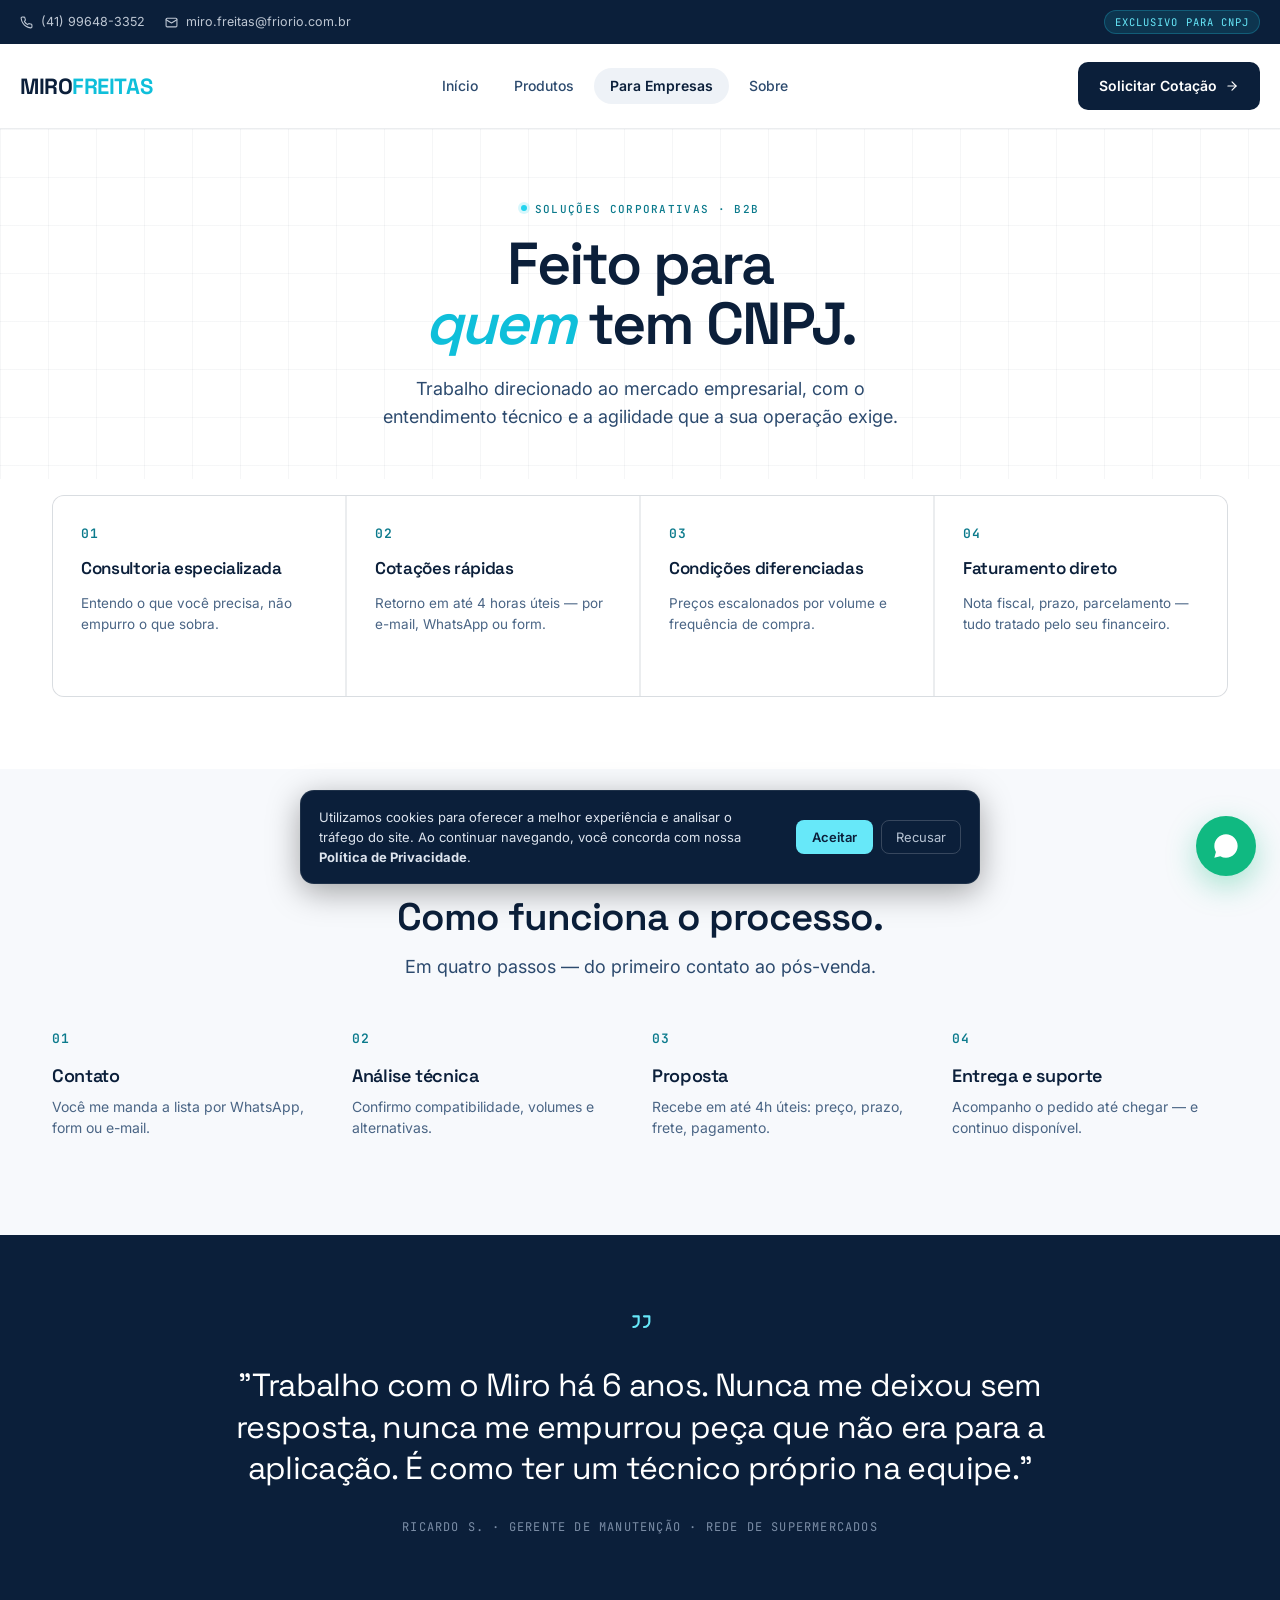
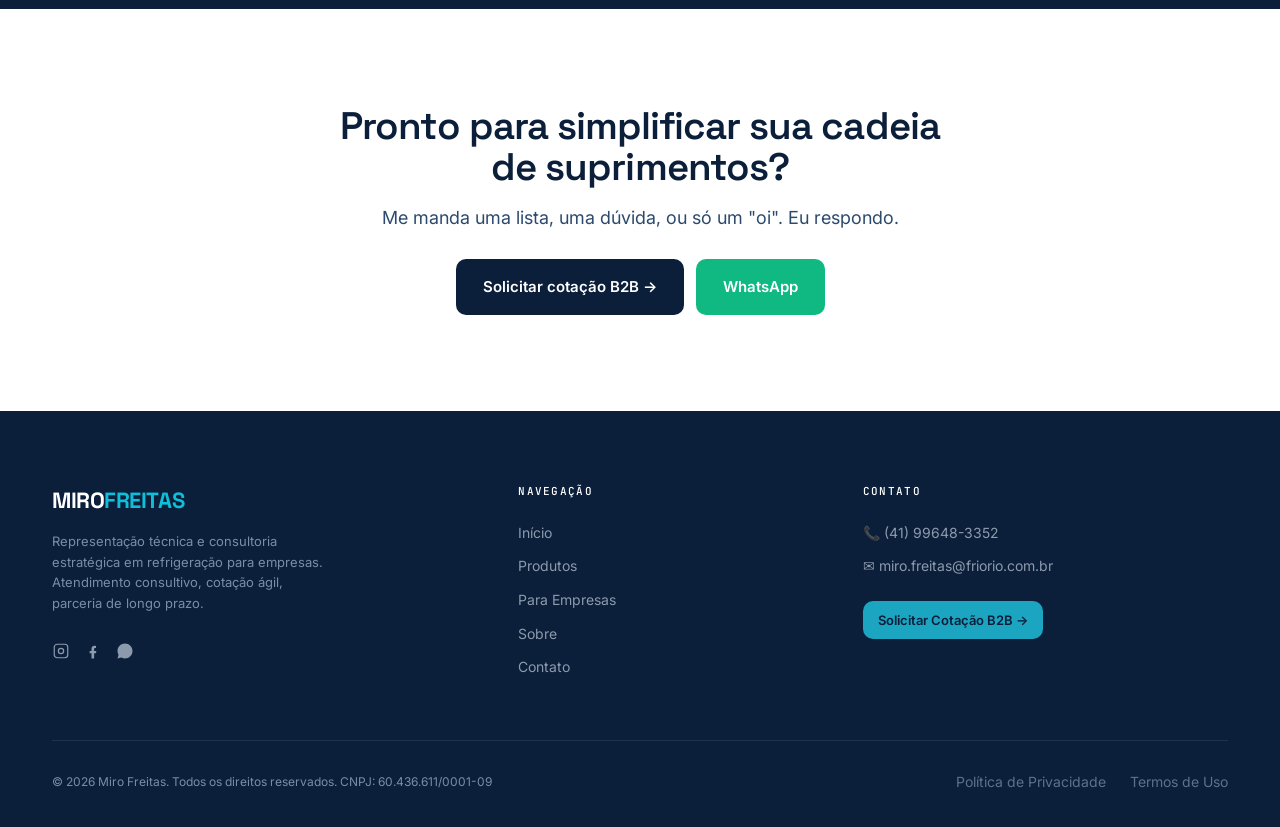
<file: empresas.html>
<!doctype html>
<html lang="pt-BR">
<head>
<meta charset="utf-8" />
<meta name="viewport" content="width=device-width,initial-scale=1,viewport-fit=cover" />
<meta name="theme-color" content="#0B1F3A" />
<title>Para Empresas — Miro Freitas</title>
<meta name="description" content="Atendimento B2B exclusivo para CNPJ." />
<link rel="icon" href="favicon.svg" type="image/svg+xml" />
<link rel="canonical" href="https://mirofreitas.com/empresas" />
<meta property="og:type" content="website" />
<meta property="og:title" content="Para Empresas — Miro Freitas" />
<meta property="og:description" content="Atendimento B2B exclusivo para CNPJ. Instaladoras, assistências, indústrias e varejo." />
<meta property="og:image" content="img/og-image.png" />
<meta name="twitter:card" content="summary_large_image" />
<meta name="twitter:image" content="img/og-image.png" />
<link rel="preconnect" href="https://fonts.googleapis.com" />
<link rel="preconnect" href="https://fonts.gstatic.com" crossorigin />
<link href="https://fonts.googleapis.com/css2?family=Inter:wght@400;500;600;700&family=Space+Grotesk:wght@500;600;700&family=JetBrains+Mono:wght@400;500&display=swap" rel="stylesheet" />
<link rel="stylesheet" href="css/styles.css" />
<link rel="stylesheet" href="css/vendor/lenis-1.3.25.css" />
</head>
<body>
<!-- TOPBAR -->
<div class="topbar">
  <div class="container row">
    <div class="left">
      <a class="item" href="tel:+5541996483352">
        <svg width="13" height="13" viewBox="0 0 24 24" fill="none" stroke="currentColor" stroke-width="2" stroke-linecap="round" stroke-linejoin="round"><path d="M22 16.92v3a2 2 0 01-2.18 2 19.79 19.79 0 01-8.63-3.07 19.5 19.5 0 01-6-6 19.79 19.79 0 01-3.07-8.67A2 2 0 014.11 2h3a2 2 0 012 1.72c.13.96.37 1.9.72 2.8a2 2 0 01-.45 2.11L8.09 9.91a16 16 0 006 6l1.27-1.27a2 2 0 012.11-.45c.9.35 1.84.59 2.8.72A2 2 0 0122 16.92z"/></svg>
        (41) 99648-3352
      </a>
      <a class="item email" href="mailto:miro.freitas@friorio.com.br">
        <svg width="13" height="13" viewBox="0 0 24 24" fill="none" stroke="currentColor" stroke-width="2" stroke-linecap="round" stroke-linejoin="round"><rect x="2" y="4" width="20" height="16" rx="2"/><path d="M2 7l10 6 10-6"/></svg>
        miro.freitas@friorio.com.br
      </a>
    </div>
    <div class="badge">Exclusivo para CNPJ</div>
  </div>
</div>

<!-- HEADER -->
<header class="header">
  <div class="container row">
    <a href="index.html" class="logo">MIRO<span class="accent">FREITAS</span></a>
    <nav class="nav">
      <a href="index.html" data-nav>Início</a>
      <a href="produtos.html" data-nav>Produtos</a>
      <a href="empresas.html" data-nav>Para Empresas</a>
      <a href="sobre.html" data-nav>Sobre</a>
    </nav>
    <a href="contato.html" class="btn btn-primary">
      Solicitar Cotação
      <svg width="14" height="14" viewBox="0 0 24 24" fill="none" stroke="currentColor" stroke-width="2" stroke-linecap="round" stroke-linejoin="round"><line x1="5" y1="12" x2="19" y2="12"/><polyline points="12 5 19 12 12 19"/></svg>
    </a>
    <button id="menu-btn" class="menu-btn" aria-label="Abrir menu">
      <svg viewBox="0 0 24 24" fill="none" stroke="currentColor" stroke-width="2" stroke-linecap="round" stroke-linejoin="round"><line x1="3" y1="6" x2="21" y2="6"/><line x1="3" y1="12" x2="21" y2="12"/><line x1="3" y1="18" x2="21" y2="18"/></svg>
    </button>
  </div>
</header>

<!-- MOBILE MENU -->
<div id="mobile-menu" class="mobile-menu">
  <div class="top">
    <div class="logo">MIRO<span class="accent">FREITAS</span></div>
    <button id="menu-close" class="close-btn" aria-label="Fechar menu">
      <svg width="22" height="22" viewBox="0 0 24 24" fill="none" stroke="currentColor" stroke-width="2" stroke-linecap="round" stroke-linejoin="round"><line x1="18" y1="6" x2="6" y2="18"/><line x1="6" y1="6" x2="18" y2="18"/></svg>
    </button>
  </div>
  <nav>
    <a href="index.html" class="active">Início <span class="arrow">→</span></a>
    <a href="produtos.html">Produtos <span class="arrow">→</span></a>
    <a href="empresas.html">Para Empresas <span class="arrow">→</span></a>
    <a href="sobre.html">Sobre <span class="arrow">→</span></a>
    <a href="contato.html">Contato <span class="arrow">→</span></a>
  </nav>
  <div class="mobile-cta">
    <a href="contato.html" class="btn btn-cyan btn-lg">Solicitar Cotação</a>
    <a href="https://wa.me/5541996483352" target="_blank" class="btn btn-whats btn-lg">
      <svg width="16" height="16" viewBox="0 0 24 24" fill="currentColor"><path d="M17.47 14.38c-.3-.15-1.77-.87-2.04-.97-.27-.1-.47-.15-.67.15-.2.3-.77.97-.94 1.17-.17.2-.35.22-.65.07-.3-.15-1.26-.46-2.4-1.48-.89-.79-1.49-1.77-1.66-2.07-.17-.3-.02-.46.13-.61.13-.13.3-.35.45-.52.15-.17.2-.3.3-.5.1-.2.05-.37-.02-.52-.07-.15-.67-1.62-.92-2.22-.24-.58-.49-.5-.67-.51-.17-.01-.37-.01-.57-.01-.2 0-.52.07-.8.37-.27.3-1.04 1.02-1.04 2.49s1.07 2.89 1.22 3.09c.15.2 2.1 3.21 5.08 4.5.71.31 1.26.49 1.69.63.71.23 1.35.19 1.86.12.57-.08 1.77-.72 2.02-1.42.25-.7.25-1.29.17-1.42-.07-.13-.27-.2-.57-.35zM12 2C6.48 2 2 6.48 2 12c0 1.77.47 3.52 1.35 5.04L2 22l5.1-1.32A9.96 9.96 0 0012 22c5.52 0 10-4.48 10-10S17.52 2 12 2z"/></svg>
      WhatsApp
    </a>
  </div>
  <div class="mobile-contact">
    <a href="tel:+5541996483352">📞 (41) 99648-3352</a>
    <a href="mailto:miro.freitas@friorio.com.br">✉ miro.freitas@friorio.com.br</a>
  </div>
</div>


<section class="hero-grid" style="padding: 72px 0 48px;">
  <div class="container">
    <div style="text-align: center; max-width: 800px; margin: 0 auto;">
      <div class="eyebrow" style="margin-bottom: 16px;"><span class="dot"></span>Soluções Corporativas · B2B</div>
      <h1 style="margin-bottom: 20px;">Feito para<br/><span class="italic-accent">quem</span> tem CNPJ.</h1>
      <p class="lead" style="max-width: 560px; margin: 0 auto;">Trabalho direcionado ao mercado empresarial, com o entendimento técnico e a agilidade que a sua operação exige.</p>
    </div>
  </div>
</section>

<section style="padding: 16px 0 72px;">
  <div class="container">
    <div class="audience-grid">
      <div>
        <div class="step-num" style="margin:0;">01</div>
        <h3 style="font-size: 17px;">Consultoria especializada</h3>
        <p class="muted" style="font-size: 13.5px; margin: 0;">Entendo o que você precisa, não empurro o que sobra.</p>
      </div>
      <div>
        <div class="step-num" style="margin:0;">02</div>
        <h3 style="font-size: 17px;">Cotações rápidas</h3>
        <p class="muted" style="font-size: 13.5px; margin: 0;">Retorno em até 4 horas úteis — por e-mail, WhatsApp ou form.</p>
      </div>
      <div>
        <div class="step-num" style="margin:0;">03</div>
        <h3 style="font-size: 17px;">Condições diferenciadas</h3>
        <p class="muted" style="font-size: 13.5px; margin: 0;">Preços escalonados por volume e frequência de compra.</p>
      </div>
      <div>
        <div class="step-num" style="margin:0;">04</div>
        <h3 style="font-size: 17px;">Faturamento direto</h3>
        <p class="muted" style="font-size: 13.5px; margin: 0;">Nota fiscal, prazo, parcelamento — tudo tratado pelo seu financeiro.</p>
      </div>
    </div>
  </div>
</section>

<section class="section section-muted">
  <div class="container">
    <div style="text-align: center; margin-bottom: 48px;">
      <div class="eyebrow" style="margin-bottom: 14px;"><span class="dot"></span>Atendimento</div>
      <h2>Como funciona o processo.</h2>
      <p class="lead" style="max-width: 520px; margin: 16px auto 0;">Em quatro passos — do primeiro contato ao pós-venda.</p>
    </div>
    <div class="grid-4" style="gap: 24px;">
      <div><div class="step-num">01</div><h3 style="font-size: 18px; margin-bottom: 8px;">Contato</h3><p class="muted" style="font-size: 14px; margin: 0;">Você me manda a lista por WhatsApp, form ou e-mail.</p></div>
      <div><div class="step-num">02</div><h3 style="font-size: 18px; margin-bottom: 8px;">Análise técnica</h3><p class="muted" style="font-size: 14px; margin: 0;">Confirmo compatibilidade, volumes e alternativas.</p></div>
      <div><div class="step-num">03</div><h3 style="font-size: 18px; margin-bottom: 8px;">Proposta</h3><p class="muted" style="font-size: 14px; margin: 0;">Recebe em até 4h úteis: preço, prazo, frete, pagamento.</p></div>
      <div><div class="step-num">04</div><h3 style="font-size: 18px; margin-bottom: 8px;">Entrega e suporte</h3><p class="muted" style="font-size: 14px; margin: 0;">Acompanho o pedido até chegar — e continuo disponível.</p></div>
    </div>
  </div>
</section>

<section class="section section-dark" style="padding: 72px 0;">
  <div class="container">
    <div class="testimonial">
      <div style="color: var(--cyan-2); margin-bottom: 20px; display: inline-block;">
        <svg width="32" height="32" viewBox="0 0 24 24" fill="none" stroke="currentColor" stroke-width="1.6" stroke-linecap="round" stroke-linejoin="round"><path d="M7 7h4v4a4 4 0 01-4 4M15 7h4v4a4 4 0 01-4 4"/></svg>
      </div>
      <p>"Trabalho com o Miro há 6 anos. Nunca me deixou sem resposta, nunca me empurrou peça que não era para a aplicação. É como ter um técnico próprio na equipe."</p>
      <div style="margin-top: 28px; font-family: var(--font-mono); font-size: 12px; letter-spacing: .1em; text-transform: uppercase; color: var(--ink-300);">Ricardo S. · Gerente de manutenção · Rede de supermercados</div>
    </div>
  </div>
</section>

<section class="section">
  <div class="container" style="text-align: center;">
    <h2 style="margin-bottom: 12px; max-width: 640px; margin: 0 auto;">Pronto para simplificar sua cadeia de suprimentos?</h2>
    <p class="lead" style="max-width: 520px; margin: 16px auto 28px;">Me manda uma lista, uma dúvida, ou só um "oi". Eu respondo.</p>
    <div class="mobile-stack" style="display: inline-flex; gap: 12px; flex-wrap: wrap; justify-content: center;">
      <a href="contato.html" class="btn btn-primary btn-lg">Solicitar cotação B2B →</a>
      <a href="https://wa.me/5541996483352" target="_blank" class="btn btn-whats btn-lg">WhatsApp</a>
    </div>
  </div>
</section>
<!-- FOOTER + COOKIE + WA (included inline on each page) -->
<footer class="footer">
  <div class="container">
    <div class="footer-grid">
      <div>
        <div class="logo" style="color: white;">MIRO<span class="accent">FREITAS</span></div>
        <p class="small" style="margin-top: 14px; max-width: 280px;">
          Representação técnica e consultoria estratégica em refrigeração para empresas.
          Atendimento consultivo, cotação ágil, parceria de longo prazo.
        </p>
        <div class="socials">
          <a href="https://www.instagram.com/miro.friorio/" target="_blank" aria-label="Instagram"><svg width="18" height="18" viewBox="0 0 24 24" fill="none" stroke="currentColor" stroke-width="1.6" stroke-linecap="round" stroke-linejoin="round"><rect x="3" y="3" width="18" height="18" rx="4"/><circle cx="12" cy="12" r="3.5"/></svg></a>
          <a href="https://www.facebook.com/share/1cN7uxhnVU/" target="_blank" aria-label="Facebook"><svg width="18" height="18" viewBox="0 0 24 24" fill="currentColor"><path d="M13.5 22v-7h2.5l.5-3h-3V9.5c0-.9.4-1.5 1.6-1.5H16V5.2s-1-.2-2.1-.2C11.5 5 10 6.4 10 9v3H7.5v3H10v7h3.5z"/></svg></a>
          <a href="https://wa.me/5541996483352" aria-label="WhatsApp"><svg width="18" height="18" viewBox="0 0 24 24" fill="currentColor"><path d="M17.47 14.38c-.3-.15-1.77-.87-2.04-.97-.27-.1-.47-.15-.67.15-.2.3-.77.97-.94 1.17-.17.2-.35.22-.65.07-.3-.15-1.26-.46-2.4-1.48-.89-.79-1.49-1.77-1.66-2.07-.17-.3-.02-.46.13-.61.13-.13.3-.35.45-.52.15-.17.2-.3.3-.5.1-.2.05-.37-.02-.52-.07-.15-.67-1.62-.92-2.22-.24-.58-.49-.5-.67-.51-.17-.01-.37-.01-.57-.01-.2 0-.52.07-.8.37-.27.3-1.04 1.02-1.04 2.49s1.07 2.89 1.22 3.09c.15.2 2.1 3.21 5.08 4.5.71.31 1.26.49 1.69.63.71.23 1.35.19 1.86.12.57-.08 1.77-.72 2.02-1.42.25-.7.25-1.29.17-1.42-.07-.13-.27-.2-.57-.35zM12 2C6.48 2 2 6.48 2 12c0 1.77.47 3.52 1.35 5.04L2 22l5.1-1.32A9.96 9.96 0 0012 22c5.52 0 10-4.48 10-10S17.52 2 12 2z"/></svg></a>
        </div>
      </div>
      <div>
        <h4>Navegação</h4>
        <a href="index.html">Início</a>
        <a href="produtos.html">Produtos</a>
        <a href="empresas.html">Para Empresas</a>
        <a href="sobre.html">Sobre</a>
        <a href="contato.html">Contato</a>
      </div>
      <div>
        <h4>Contato</h4>
        <a href="tel:+5541996483352">📞 (41) 99648-3352</a>
        <a href="mailto:miro.freitas@friorio.com.br">✉ miro.freitas@friorio.com.br</a>
        <a href="contato.html" style="margin-top: 12px; display: inline-block;"><span class="btn btn-cyan btn-sm">Solicitar Cotação B2B →</span></a>
      </div>
    </div>
    <div class="divider">
      <div>© 2026 Miro Freitas. Todos os direitos reservados. CNPJ: 60.436.611/0001-09</div>
      <div style="display: flex; gap: 24px;">
        <a href="privacidade.html">Política de Privacidade</a>
        <a href="termos.html">Termos de Uso</a>
      </div>
    </div>
  </div>
</footer>

<div id="cookie" class="cookie">
  <div style="flex: 1;">
    Utilizamos cookies para oferecer a melhor experiência e analisar o tráfego do site. Ao continuar navegando,
    você concorda com nossa <b>Política de Privacidade</b>.
  </div>
  <div class="actions">
    <button id="cookie-accept" class="btn-cookie-accept">Aceitar</button>
    <button id="cookie-refuse" class="btn-cookie-refuse">Recusar</button>
  </div>
</div>

<a class="wa-float" href="https://wa.me/5541996483352?text=Ol%C3%A1%2C%20gostaria%20de%20fazer%20uma%20cota%C3%A7%C3%A3o!" target="_blank" aria-label="WhatsApp">
  <svg width="28" height="28" viewBox="0 0 24 24" fill="currentColor"><path d="M17.47 14.38c-.3-.15-1.77-.87-2.04-.97-.27-.1-.47-.15-.67.15-.2.3-.77.97-.94 1.17-.17.2-.35.22-.65.07-.3-.15-1.26-.46-2.4-1.48-.89-.79-1.49-1.77-1.66-2.07-.17-.3-.02-.46.13-.61.13-.13.3-.35.45-.52.15-.17.2-.3.3-.5.1-.2.05-.37-.02-.52-.07-.15-.67-1.62-.92-2.22-.24-.58-.49-.5-.67-.51-.17-.01-.37-.01-.57-.01-.2 0-.52.07-.8.37-.27.3-1.04 1.02-1.04 2.49s1.07 2.89 1.22 3.09c.15.2 2.1 3.21 5.08 4.5.71.31 1.26.49 1.69.63.71.23 1.35.19 1.86.12.57-.08 1.77-.72 2.02-1.42.25-.7.25-1.29.17-1.42-.07-.13-.27-.2-.57-.35zM12 2C6.48 2 2 6.48 2 12c0 1.77.47 3.52 1.35 5.04L2 22l5.1-1.32A9.96 9.96 0 0012 22c5.52 0 10-4.48 10-10S17.52 2 12 2z"/></svg>
</a>

<script src="js/vendor/lenis-1.3.25.min.js"></script>
<script src="js/app.js"></script></body>
</html>
</file>
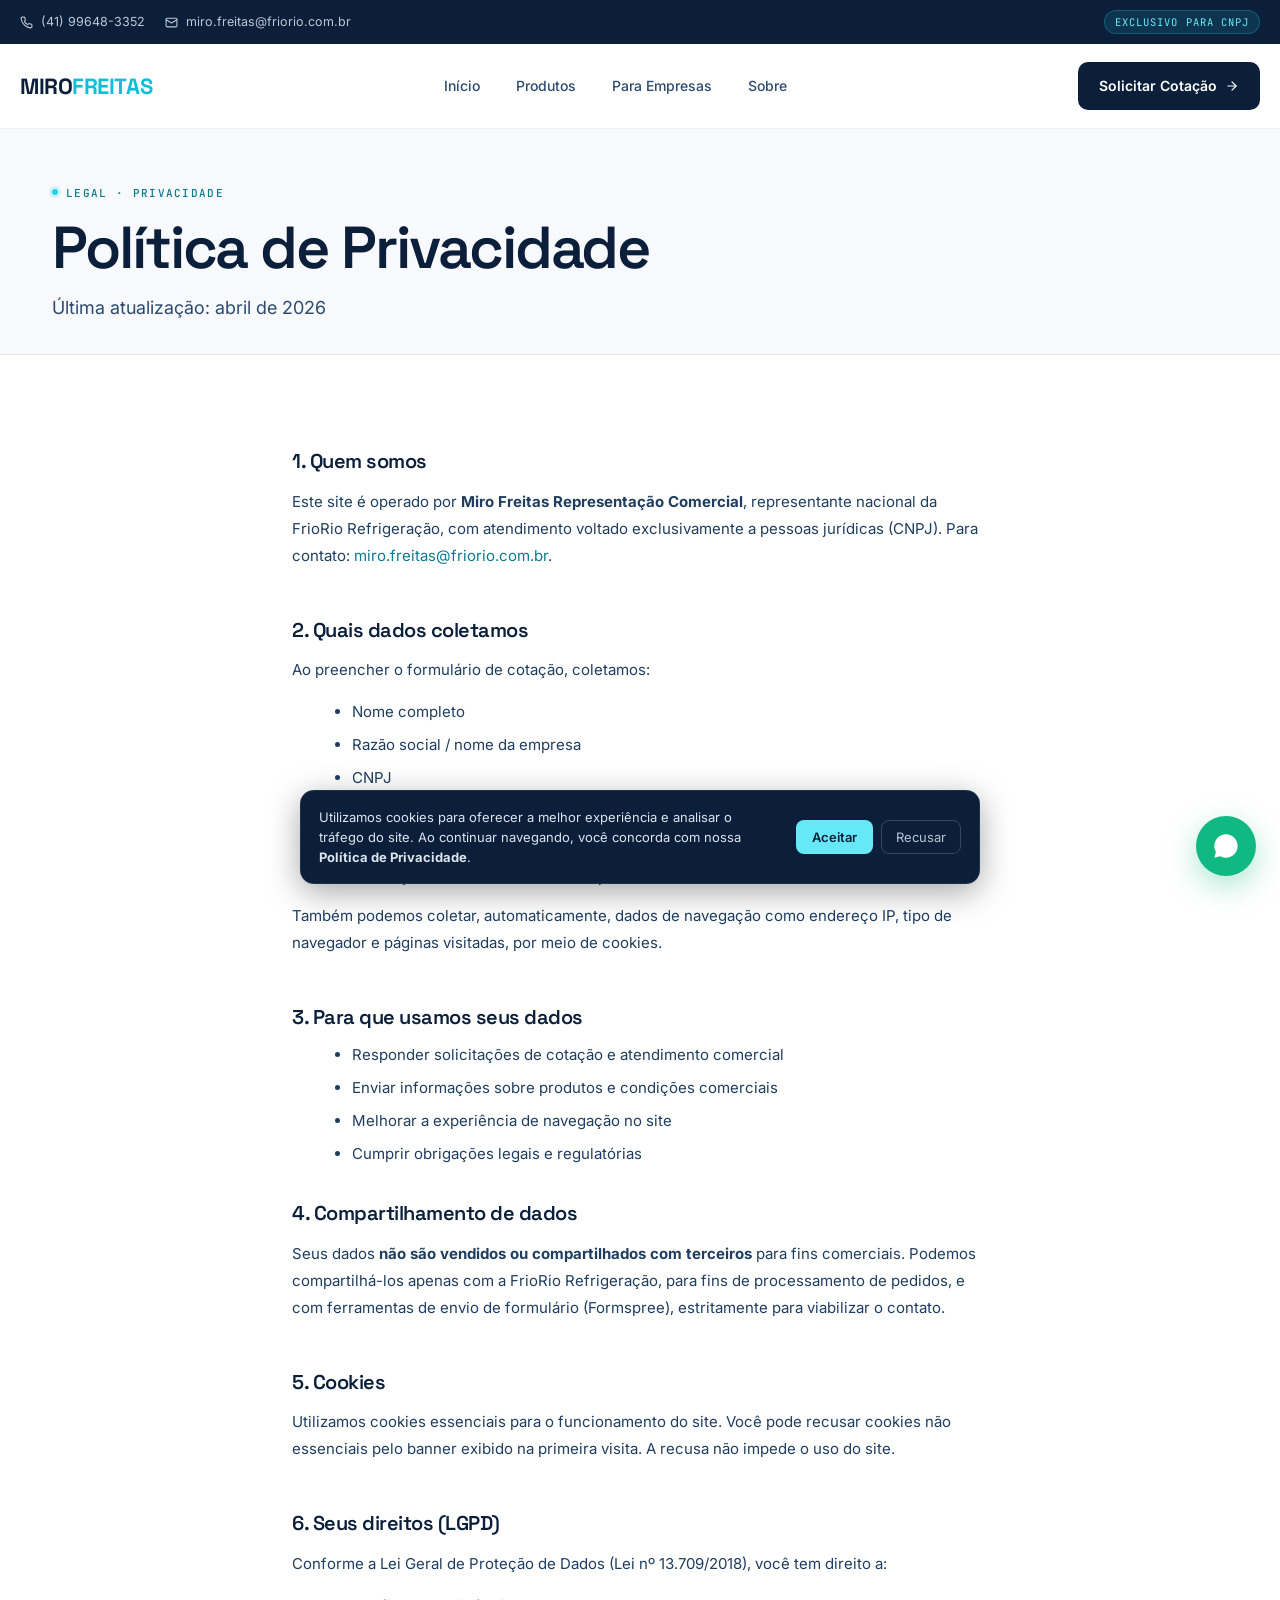
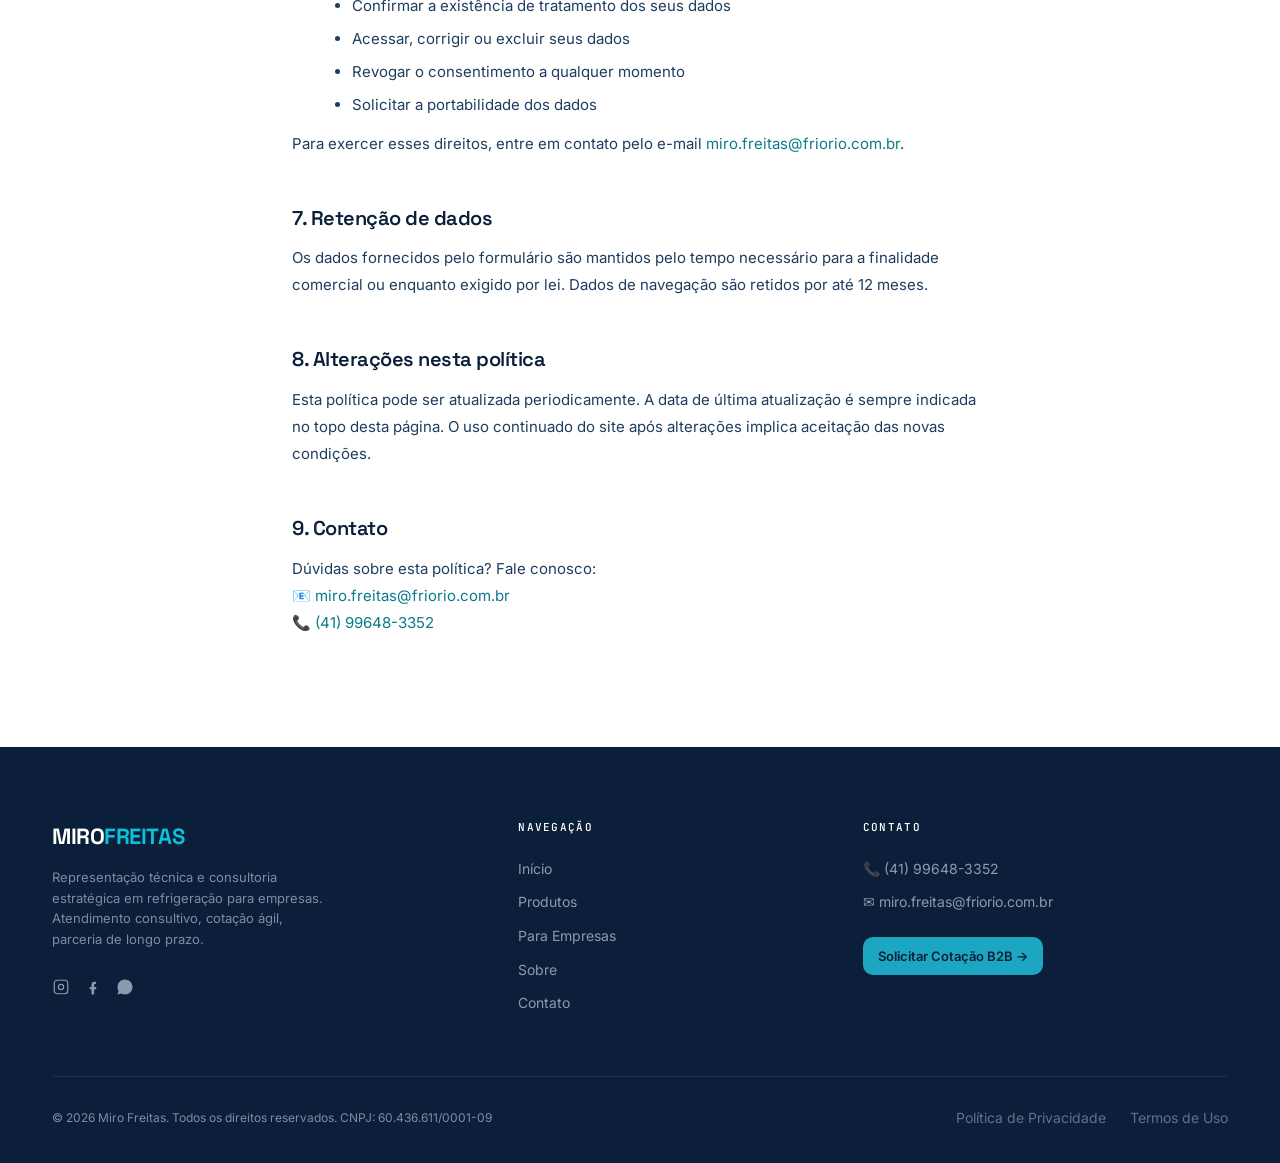
<file: privacidade.html>
<!doctype html>
<html lang="pt-BR">
<head>
<meta charset="utf-8" />
<meta name="viewport" content="width=device-width,initial-scale=1,viewport-fit=cover" />
<meta name="theme-color" content="#0B1F3A" />
<title>Política de Privacidade — Miro Freitas</title>
<meta name="description" content="Política de Privacidade do site Miro Freitas Representação Comercial." />
<link rel="canonical" href="https://mirofreitas.com/privacidade" />
<link rel="preconnect" href="https://fonts.googleapis.com" />
<link rel="preconnect" href="https://fonts.gstatic.com" crossorigin />
<link href="https://fonts.googleapis.com/css2?family=Inter:wght@400;500;600;700&family=Space+Grotesk:wght@500;600;700&family=JetBrains+Mono:wght@400;500&display=swap" rel="stylesheet" />
<link rel="stylesheet" href="css/styles.css" />
<link rel="stylesheet" href="css/vendor/lenis-1.3.25.css" />
</head>
<body>

<!-- TOPBAR -->
<div class="topbar">
  <div class="container row">
    <div class="left">
      <a class="item" href="tel:+5541996483352">
        <svg width="13" height="13" viewBox="0 0 24 24" fill="none" stroke="currentColor" stroke-width="2" stroke-linecap="round" stroke-linejoin="round"><path d="M22 16.92v3a2 2 0 01-2.18 2 19.79 19.79 0 01-8.63-3.07 19.5 19.5 0 01-6-6 19.79 19.79 0 01-3.07-8.67A2 2 0 014.11 2h3a2 2 0 012 1.72c.13.96.37 1.9.72 2.8a2 2 0 01-.45 2.11L8.09 9.91a16 16 0 006 6l1.27-1.27a2 2 0 012.11-.45c.9.35 1.84.59 2.8.72A2 2 0 0122 16.92z"/></svg>
        (41) 99648-3352
      </a>
      <a class="item email" href="mailto:miro.freitas@friorio.com.br">
        <svg width="13" height="13" viewBox="0 0 24 24" fill="none" stroke="currentColor" stroke-width="2" stroke-linecap="round" stroke-linejoin="round"><rect x="2" y="4" width="20" height="16" rx="2"/><path d="M2 7l10 6 10-6"/></svg>
        miro.freitas@friorio.com.br
      </a>
    </div>
    <div class="badge">Exclusivo para CNPJ</div>
  </div>
</div>

<!-- HEADER -->
<header class="header">
  <div class="container row">
    <a href="index.html" class="logo">MIRO<span class="accent">FREITAS</span></a>
    <nav class="nav">
      <a href="index.html" data-nav>Início</a>
      <a href="produtos.html" data-nav>Produtos</a>
      <a href="empresas.html" data-nav>Para Empresas</a>
      <a href="sobre.html" data-nav>Sobre</a>
    </nav>
    <a href="contato.html" class="btn btn-primary">
      Solicitar Cotação
      <svg width="14" height="14" viewBox="0 0 24 24" fill="none" stroke="currentColor" stroke-width="2" stroke-linecap="round" stroke-linejoin="round"><line x1="5" y1="12" x2="19" y2="12"/><polyline points="12 5 19 12 12 19"/></svg>
    </a>
    <button id="menu-btn" class="menu-btn" aria-label="Abrir menu">
      <svg viewBox="0 0 24 24" fill="none" stroke="currentColor" stroke-width="2" stroke-linecap="round" stroke-linejoin="round"><line x1="3" y1="6" x2="21" y2="6"/><line x1="3" y1="12" x2="21" y2="12"/><line x1="3" y1="18" x2="21" y2="18"/></svg>
    </button>
  </div>
</header>

<!-- MOBILE MENU -->
<div id="mobile-menu" class="mobile-menu">
  <div class="top">
    <div class="logo">MIRO<span class="accent">FREITAS</span></div>
    <button id="menu-close" class="close-btn" aria-label="Fechar menu">
      <svg width="22" height="22" viewBox="0 0 24 24" fill="none" stroke="currentColor" stroke-width="2" stroke-linecap="round" stroke-linejoin="round"><line x1="18" y1="6" x2="6" y2="18"/><line x1="6" y1="6" x2="18" y2="18"/></svg>
    </button>
  </div>
  <nav>
    <a href="index.html">Início <span class="arrow">→</span></a>
    <a href="produtos.html">Produtos <span class="arrow">→</span></a>
    <a href="empresas.html">Para Empresas <span class="arrow">→</span></a>
    <a href="sobre.html">Sobre <span class="arrow">→</span></a>
    <a href="contato.html">Contato <span class="arrow">→</span></a>
  </nav>
  <div class="mobile-cta">
    <a href="contato.html" class="btn btn-cyan btn-lg">Solicitar Cotação</a>
    <a href="https://wa.me/5541996483352" target="_blank" class="btn btn-whats btn-lg">
      <svg width="16" height="16" viewBox="0 0 24 24" fill="currentColor"><path d="M17.47 14.38c-.3-.15-1.77-.87-2.04-.97-.27-.1-.47-.15-.67.15-.2.3-.77.97-.94 1.17-.17.2-.35.22-.65.07-.3-.15-1.26-.46-2.4-1.48-.89-.79-1.49-1.77-1.66-2.07-.17-.3-.02-.46.13-.61.13-.13.3-.35.45-.52.15-.17.2-.3.3-.5.1-.2.05-.37-.02-.52-.07-.15-.67-1.62-.92-2.22-.24-.58-.49-.5-.67-.51-.17-.01-.37-.01-.57-.01-.2 0-.52.07-.8.37-.27.3-1.04 1.02-1.04 2.49s1.07 2.89 1.22 3.09c.15.2 2.1 3.21 5.08 4.5.71.31 1.26.49 1.69.63.71.23 1.35.19 1.86.12.57-.08 1.77-.72 2.02-1.42.25-.7.25-1.29.17-1.42-.07-.13-.27-.2-.57-.35zM12 2C6.48 2 2 6.48 2 12c0 1.77.47 3.52 1.35 5.04L2 22l5.1-1.32A9.96 9.96 0 0012 22c5.52 0 10-4.48 10-10S17.52 2 12 2z"/></svg>
      WhatsApp
    </a>
  </div>
  <div class="mobile-contact">
    <a href="tel:+5541996483352">📞 (41) 99648-3352</a>
    <a href="mailto:miro.freitas@friorio.com.br">✉ miro.freitas@friorio.com.br</a>
  </div>
</div>

<!-- HERO -->
<section style="padding: 56px 0 32px; background: var(--paper-2); border-bottom: 1px solid var(--line);">
  <div class="container">
    <div class="eyebrow" style="margin-bottom: 16px;"><span class="dot"></span>Legal · Privacidade</div>
    <h1 style="max-width: 640px;">Política de Privacidade</h1>
    <p class="lead" style="margin: 16px 0 0; max-width: 560px;">Última atualização: abril de 2026</p>
  </div>
</section>

<!-- CONTENT -->
<section class="section">
  <div class="container" style="max-width: 760px;">
    <div style="display: flex; flex-direction: column; gap: 36px; font-size: 15px; line-height: 1.8; color: var(--ink-600);">

      <div>
        <h2 style="font-size: 20px; margin-bottom: 12px;">1. Quem somos</h2>
        <p>Este site é operado por <strong>Miro Freitas Representação Comercial</strong>, representante nacional da FrioRio Refrigeração, com atendimento voltado exclusivamente a pessoas jurídicas (CNPJ). Para contato: <a href="mailto:miro.freitas@friorio.com.br" style="color: var(--cyan-ink);">miro.freitas@friorio.com.br</a>.</p>
      </div>

      <div>
        <h2 style="font-size: 20px; margin-bottom: 12px;">2. Quais dados coletamos</h2>
        <p>Ao preencher o formulário de cotação, coletamos:</p>
        <ul style="margin: 12px 0 0 20px; display: flex; flex-direction: column; gap: 6px;">
          <li>Nome completo</li>
          <li>Razão social / nome da empresa</li>
          <li>CNPJ</li>
          <li>Telefone / WhatsApp</li>
          <li>E-mail corporativo</li>
          <li>Descrição da necessidade de compra</li>
        </ul>
        <p style="margin-top: 12px;">Também podemos coletar, automaticamente, dados de navegação como endereço IP, tipo de navegador e páginas visitadas, por meio de cookies.</p>
      </div>

      <div>
        <h2 style="font-size: 20px; margin-bottom: 12px;">3. Para que usamos seus dados</h2>
        <ul style="margin: 0 0 0 20px; display: flex; flex-direction: column; gap: 6px;">
          <li>Responder solicitações de cotação e atendimento comercial</li>
          <li>Enviar informações sobre produtos e condições comerciais</li>
          <li>Melhorar a experiência de navegação no site</li>
          <li>Cumprir obrigações legais e regulatórias</li>
        </ul>
      </div>

      <div>
        <h2 style="font-size: 20px; margin-bottom: 12px;">4. Compartilhamento de dados</h2>
        <p>Seus dados <strong>não são vendidos ou compartilhados com terceiros</strong> para fins comerciais. Podemos compartilhá-los apenas com a FrioRio Refrigeração, para fins de processamento de pedidos, e com ferramentas de envio de formulário (Formspree), estritamente para viabilizar o contato.</p>
      </div>

      <div>
        <h2 style="font-size: 20px; margin-bottom: 12px;">5. Cookies</h2>
        <p>Utilizamos cookies essenciais para o funcionamento do site. Você pode recusar cookies não essenciais pelo banner exibido na primeira visita. A recusa não impede o uso do site.</p>
      </div>

      <div>
        <h2 style="font-size: 20px; margin-bottom: 12px;">6. Seus direitos (LGPD)</h2>
        <p>Conforme a Lei Geral de Proteção de Dados (Lei nº 13.709/2018), você tem direito a:</p>
        <ul style="margin: 12px 0 0 20px; display: flex; flex-direction: column; gap: 6px;">
          <li>Confirmar a existência de tratamento dos seus dados</li>
          <li>Acessar, corrigir ou excluir seus dados</li>
          <li>Revogar o consentimento a qualquer momento</li>
          <li>Solicitar a portabilidade dos dados</li>
        </ul>
        <p style="margin-top: 12px;">Para exercer esses direitos, entre em contato pelo e-mail <a href="mailto:miro.freitas@friorio.com.br" style="color: var(--cyan-ink);">miro.freitas@friorio.com.br</a>.</p>
      </div>

      <div>
        <h2 style="font-size: 20px; margin-bottom: 12px;">7. Retenção de dados</h2>
        <p>Os dados fornecidos pelo formulário são mantidos pelo tempo necessário para a finalidade comercial ou enquanto exigido por lei. Dados de navegação são retidos por até 12 meses.</p>
      </div>

      <div>
        <h2 style="font-size: 20px; margin-bottom: 12px;">8. Alterações nesta política</h2>
        <p>Esta política pode ser atualizada periodicamente. A data de última atualização é sempre indicada no topo desta página. O uso continuado do site após alterações implica aceitação das novas condições.</p>
      </div>

      <div>
        <h2 style="font-size: 20px; margin-bottom: 12px;">9. Contato</h2>
        <p>Dúvidas sobre esta política? Fale conosco:<br>
        📧 <a href="mailto:miro.freitas@friorio.com.br" style="color: var(--cyan-ink);">miro.freitas@friorio.com.br</a><br>
        📞 <a href="tel:+5541996483352" style="color: var(--cyan-ink);">(41) 99648-3352</a></p>
      </div>

    </div>
  </div>
</section>

<!-- FOOTER -->
<footer class="footer">
  <div class="container">
    <div class="footer-grid">
      <div>
        <div class="logo" style="color: white;">MIRO<span class="accent">FREITAS</span></div>
        <p class="small" style="margin-top: 14px; max-width: 280px;">
          Representação técnica e consultoria estratégica em refrigeração para empresas.
          Atendimento consultivo, cotação ágil, parceria de longo prazo.
        </p>
        <div class="socials">
          <a href="https://www.instagram.com/miro.friorio/" target="_blank" aria-label="Instagram"><svg width="18" height="18" viewBox="0 0 24 24" fill="none" stroke="currentColor" stroke-width="1.6" stroke-linecap="round" stroke-linejoin="round"><rect x="3" y="3" width="18" height="18" rx="4"/><circle cx="12" cy="12" r="3.5"/></svg></a>
          <a href="https://www.facebook.com/share/1cN7uxhnVU/" target="_blank" aria-label="Facebook"><svg width="18" height="18" viewBox="0 0 24 24" fill="currentColor"><path d="M13.5 22v-7h2.5l.5-3h-3V9.5c0-.9.4-1.5 1.6-1.5H16V5.2s-1-.2-2.1-.2C11.5 5 10 6.4 10 9v3H7.5v3H10v7h3.5z"/></svg></a>
          <a href="https://wa.me/5541996483352" aria-label="WhatsApp"><svg width="18" height="18" viewBox="0 0 24 24" fill="currentColor"><path d="M17.47 14.38c-.3-.15-1.77-.87-2.04-.97-.27-.1-.47-.15-.67.15-.2.3-.77.97-.94 1.17-.17.2-.35.22-.65.07-.3-.15-1.26-.46-2.4-1.48-.89-.79-1.49-1.77-1.66-2.07-.17-.3-.02-.46.13-.61.13-.13.3-.35.45-.52.15-.17.2-.3.3-.5.1-.2.05-.37-.02-.52-.07-.15-.67-1.62-.92-2.22-.24-.58-.49-.5-.67-.51-.17-.01-.37-.01-.57-.01-.2 0-.52.07-.8.37-.27.3-1.04 1.02-1.04 2.49s1.07 2.89 1.22 3.09c.15.2 2.1 3.21 5.08 4.5.71.31 1.26.49 1.69.63.71.23 1.35.19 1.86.12.57-.08 1.77-.72 2.02-1.42.25-.7.25-1.29.17-1.42-.07-.13-.27-.2-.57-.35zM12 2C6.48 2 2 6.48 2 12c0 1.77.47 3.52 1.35 5.04L2 22l5.1-1.32A9.96 9.96 0 0012 22c5.52 0 10-4.48 10-10S17.52 2 12 2z"/></svg></a>
        </div>
      </div>
      <div>
        <h4>Navegação</h4>
        <a href="index.html">Início</a>
        <a href="produtos.html">Produtos</a>
        <a href="empresas.html">Para Empresas</a>
        <a href="sobre.html">Sobre</a>
        <a href="contato.html">Contato</a>
      </div>
      <div>
        <h4>Contato</h4>
        <a href="tel:+5541996483352">📞 (41) 99648-3352</a>
        <a href="mailto:miro.freitas@friorio.com.br">✉ miro.freitas@friorio.com.br</a>
        <a href="contato.html" style="margin-top: 12px; display: inline-block;"><span class="btn btn-cyan btn-sm">Solicitar Cotação B2B →</span></a>
      </div>
    </div>
    <div class="divider">
      <div>© 2026 Miro Freitas. Todos os direitos reservados. CNPJ: 60.436.611/0001-09</div>
      <div style="display: flex; gap: 24px;">
        <a href="privacidade.html">Política de Privacidade</a>
        <a href="termos.html">Termos de Uso</a>
      </div>
    </div>
  </div>
</footer>

<div id="cookie" class="cookie">
  <div style="flex: 1;">
    Utilizamos cookies para oferecer a melhor experiência e analisar o tráfego do site. Ao continuar navegando,
    você concorda com nossa <b>Política de Privacidade</b>.
  </div>
  <div class="actions">
    <button id="cookie-accept" class="btn-cookie-accept">Aceitar</button>
    <button id="cookie-refuse" class="btn-cookie-refuse">Recusar</button>
  </div>
</div>

<a class="wa-float" href="https://wa.me/5541996483352?text=Ol%C3%A1%2C%20gostaria%20de%20fazer%20uma%20cota%C3%A7%C3%A3o!" target="_blank" aria-label="WhatsApp">
  <svg width="28" height="28" viewBox="0 0 24 24" fill="currentColor"><path d="M17.47 14.38c-.3-.15-1.77-.87-2.04-.97-.27-.1-.47-.15-.67.15-.2.3-.77.97-.94 1.17-.17.2-.35.22-.65.07-.3-.15-1.26-.46-2.4-1.48-.89-.79-1.49-1.77-1.66-2.07-.17-.3-.02-.46.13-.61.13-.13.3-.35.45-.52.15-.17.2-.3.3-.5.1-.2.05-.37-.02-.52-.07-.15-.67-1.62-.92-2.22-.24-.58-.49-.5-.67-.51-.17-.01-.37-.01-.57-.01-.2 0-.52.07-.8.37-.27.3-1.04 1.02-1.04 2.49s1.07 2.89 1.22 3.09c.15.2 2.1 3.21 5.08 4.5.71.31 1.26.49 1.69.63.71.23 1.35.19 1.86.12.57-.08 1.77-.72 2.02-1.42.25-.7.25-1.29.17-1.42-.07-.13-.27-.2-.57-.35zM12 2C6.48 2 2 6.48 2 12c0 1.77.47 3.52 1.35 5.04L2 22l5.1-1.32A9.96 9.96 0 0012 22c5.52 0 10-4.48 10-10S17.52 2 12 2z"/></svg>
</a>

<script src="js/vendor/lenis-1.3.25.min.js"></script>
<script src="js/app.js"></script>
</body>
</html>
</file>
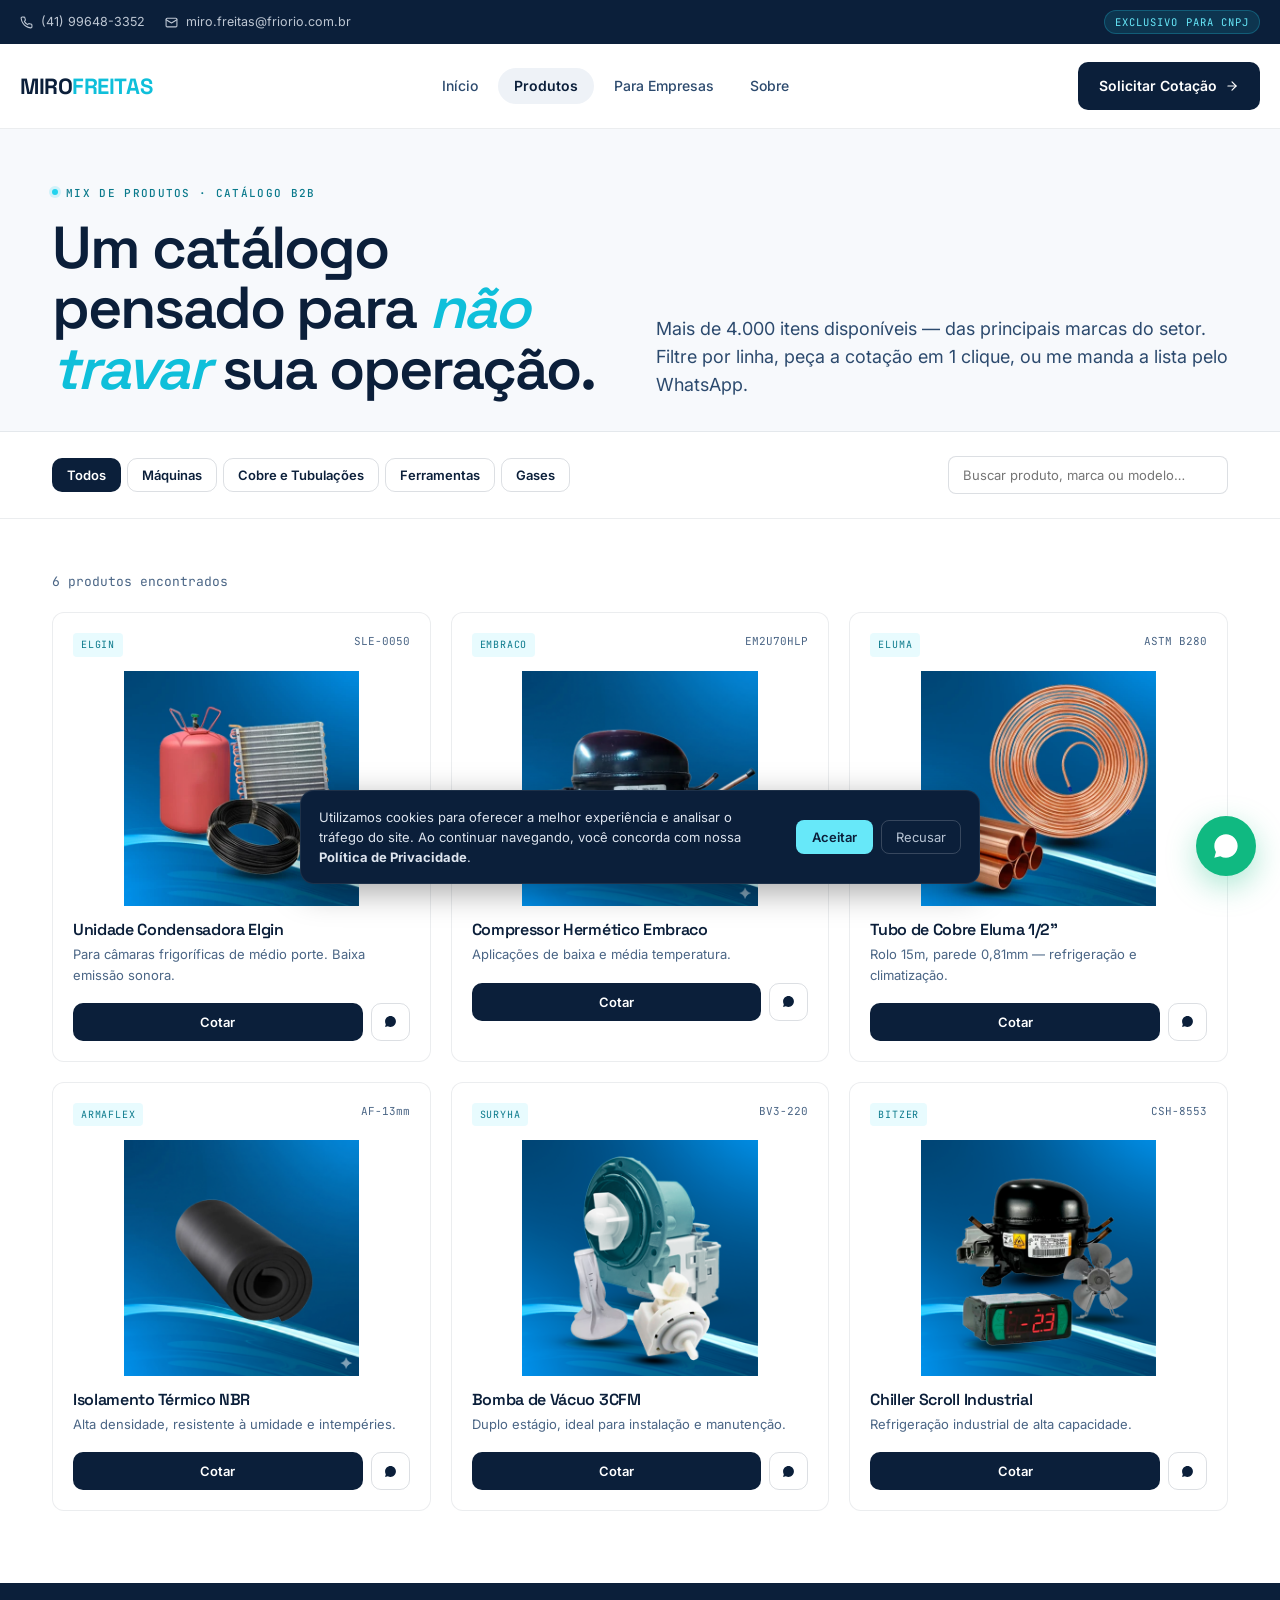
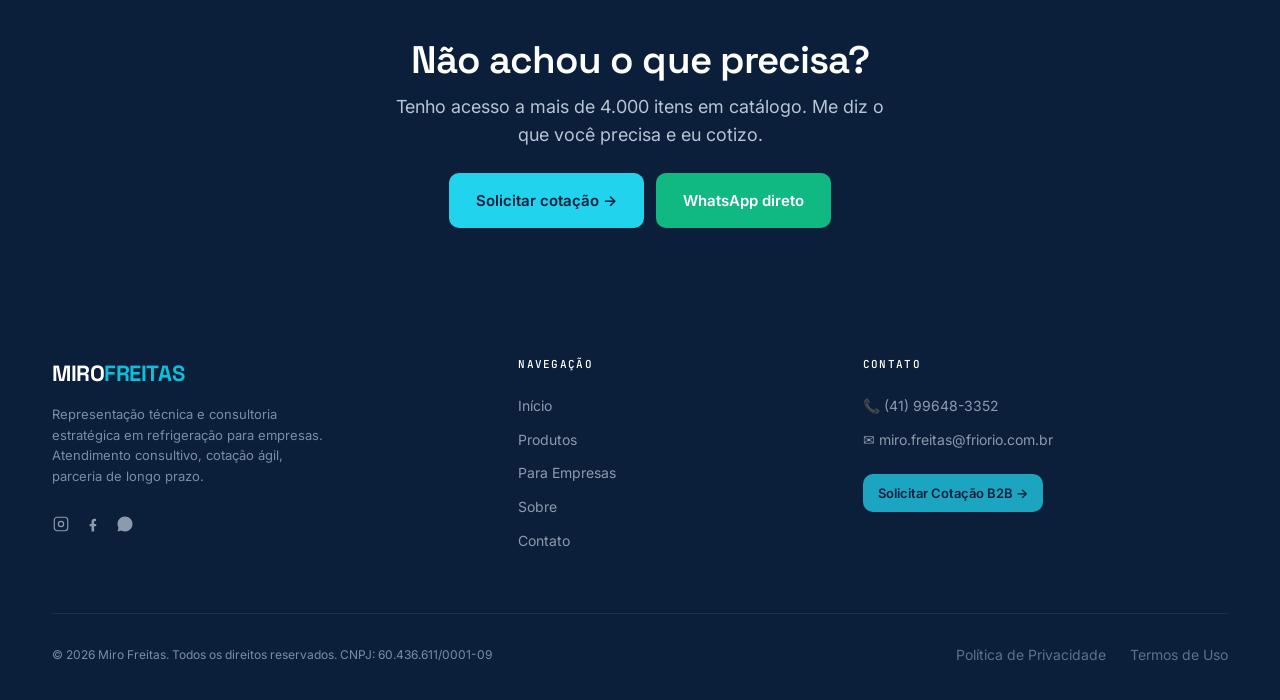
<file: produtos.html>
<!doctype html>
<html lang="pt-BR">
<head>
<meta charset="utf-8" />
<meta name="viewport" content="width=device-width,initial-scale=1,viewport-fit=cover" />
<meta name="theme-color" content="#0B1F3A" />
<title>Produtos — Miro Freitas</title>
<meta name="description" content="Catálogo de produtos para refrigeração B2B." />
<link rel="icon" href="favicon.svg" type="image/svg+xml" />
<link rel="canonical" href="https://mirofreitas.com/produtos" />
<meta property="og:type" content="website" />
<meta property="og:title" content="Produtos — Miro Freitas" />
<meta property="og:description" content="Catálogo completo de produtos para refrigeração B2B: compressores, gases, tubulações e muito mais." />
<meta property="og:image" content="img/og-image.png" />
<meta name="twitter:card" content="summary_large_image" />
<meta name="twitter:image" content="img/og-image.png" />
<link rel="preconnect" href="https://fonts.googleapis.com" />
<link rel="preconnect" href="https://fonts.gstatic.com" crossorigin />
<link href="https://fonts.googleapis.com/css2?family=Inter:wght@400;500;600;700&family=Space+Grotesk:wght@500;600;700&family=JetBrains+Mono:wght@400;500&display=swap" rel="stylesheet" />
<link rel="stylesheet" href="css/styles.css" />
<link rel="stylesheet" href="css/vendor/lenis-1.3.25.css" />
</head>
<body>
<!-- TOPBAR -->
<div class="topbar">
  <div class="container row">
    <div class="left">
      <a class="item" href="tel:+5541996483352">
        <svg width="13" height="13" viewBox="0 0 24 24" fill="none" stroke="currentColor" stroke-width="2" stroke-linecap="round" stroke-linejoin="round"><path d="M22 16.92v3a2 2 0 01-2.18 2 19.79 19.79 0 01-8.63-3.07 19.5 19.5 0 01-6-6 19.79 19.79 0 01-3.07-8.67A2 2 0 014.11 2h3a2 2 0 012 1.72c.13.96.37 1.9.72 2.8a2 2 0 01-.45 2.11L8.09 9.91a16 16 0 006 6l1.27-1.27a2 2 0 012.11-.45c.9.35 1.84.59 2.8.72A2 2 0 0122 16.92z"/></svg>
        (41) 99648-3352
      </a>
      <a class="item email" href="mailto:miro.freitas@friorio.com.br">
        <svg width="13" height="13" viewBox="0 0 24 24" fill="none" stroke="currentColor" stroke-width="2" stroke-linecap="round" stroke-linejoin="round"><rect x="2" y="4" width="20" height="16" rx="2"/><path d="M2 7l10 6 10-6"/></svg>
        miro.freitas@friorio.com.br
      </a>
    </div>
    <div class="badge">Exclusivo para CNPJ</div>
  </div>
</div>

<!-- HEADER -->
<header class="header">
  <div class="container row">
    <a href="index.html" class="logo">MIRO<span class="accent">FREITAS</span></a>
    <nav class="nav">
      <a href="index.html" data-nav>Início</a>
      <a href="produtos.html" data-nav>Produtos</a>
      <a href="empresas.html" data-nav>Para Empresas</a>
      <a href="sobre.html" data-nav>Sobre</a>
    </nav>
    <a href="contato.html" class="btn btn-primary">
      Solicitar Cotação
      <svg width="14" height="14" viewBox="0 0 24 24" fill="none" stroke="currentColor" stroke-width="2" stroke-linecap="round" stroke-linejoin="round"><line x1="5" y1="12" x2="19" y2="12"/><polyline points="12 5 19 12 12 19"/></svg>
    </a>
    <button id="menu-btn" class="menu-btn" aria-label="Abrir menu">
      <svg viewBox="0 0 24 24" fill="none" stroke="currentColor" stroke-width="2" stroke-linecap="round" stroke-linejoin="round"><line x1="3" y1="6" x2="21" y2="6"/><line x1="3" y1="12" x2="21" y2="12"/><line x1="3" y1="18" x2="21" y2="18"/></svg>
    </button>
  </div>
</header>

<!-- MOBILE MENU -->
<div id="mobile-menu" class="mobile-menu">
  <div class="top">
    <div class="logo">MIRO<span class="accent">FREITAS</span></div>
    <button id="menu-close" class="close-btn" aria-label="Fechar menu">
      <svg width="22" height="22" viewBox="0 0 24 24" fill="none" stroke="currentColor" stroke-width="2" stroke-linecap="round" stroke-linejoin="round"><line x1="18" y1="6" x2="6" y2="18"/><line x1="6" y1="6" x2="18" y2="18"/></svg>
    </button>
  </div>
  <nav>
    <a href="index.html" class="active">Início <span class="arrow">→</span></a>
    <a href="produtos.html">Produtos <span class="arrow">→</span></a>
    <a href="empresas.html">Para Empresas <span class="arrow">→</span></a>
    <a href="sobre.html">Sobre <span class="arrow">→</span></a>
    <a href="contato.html">Contato <span class="arrow">→</span></a>
  </nav>
  <div class="mobile-cta">
    <a href="contato.html" class="btn btn-cyan btn-lg">Solicitar Cotação</a>
    <a href="https://wa.me/5541996483352" target="_blank" class="btn btn-whats btn-lg">
      <svg width="16" height="16" viewBox="0 0 24 24" fill="currentColor"><path d="M17.47 14.38c-.3-.15-1.77-.87-2.04-.97-.27-.1-.47-.15-.67.15-.2.3-.77.97-.94 1.17-.17.2-.35.22-.65.07-.3-.15-1.26-.46-2.4-1.48-.89-.79-1.49-1.77-1.66-2.07-.17-.3-.02-.46.13-.61.13-.13.3-.35.45-.52.15-.17.2-.3.3-.5.1-.2.05-.37-.02-.52-.07-.15-.67-1.62-.92-2.22-.24-.58-.49-.5-.67-.51-.17-.01-.37-.01-.57-.01-.2 0-.52.07-.8.37-.27.3-1.04 1.02-1.04 2.49s1.07 2.89 1.22 3.09c.15.2 2.1 3.21 5.08 4.5.71.31 1.26.49 1.69.63.71.23 1.35.19 1.86.12.57-.08 1.77-.72 2.02-1.42.25-.7.25-1.29.17-1.42-.07-.13-.27-.2-.57-.35zM12 2C6.48 2 2 6.48 2 12c0 1.77.47 3.52 1.35 5.04L2 22l5.1-1.32A9.96 9.96 0 0012 22c5.52 0 10-4.48 10-10S17.52 2 12 2z"/></svg>
      WhatsApp
    </a>
  </div>
  <div class="mobile-contact">
    <a href="tel:+5541996483352">📞 (41) 99648-3352</a>
    <a href="mailto:miro.freitas@friorio.com.br">✉ miro.freitas@friorio.com.br</a>
  </div>
</div>


<section class="hero-grid" style="padding: 56px 0 32px; background: var(--paper-2); border-bottom: 1px solid var(--line);">
  <div class="container">
    <div class="eyebrow" style="margin-bottom: 16px;"><span class="dot"></span>Mix de produtos · Catálogo B2B</div>
    <div class="grid-2" style="gap: 32px; align-items: end;">
      <h1 style="max-width: 720px;">Um catálogo pensado para <span class="italic-accent">não travar</span> sua operação.</h1>
      <p class="lead" style="margin: 0;">Mais de 4.000 itens disponíveis — das principais marcas do setor. Filtre por linha, peça a cotação em 1 clique, ou me manda a lista pelo WhatsApp.</p>
    </div>
  </div>
</section>

<div class="filter-bar">
  <div class="container">
    <div class="inner">
      <div class="chips">
        <button class="btn btn-primary btn-sm" data-cat="all">Todos</button>
        <button class="btn btn-outline btn-sm" data-cat="maquinas">Máquinas</button>
        <button class="btn btn-outline btn-sm" data-cat="cobre">Cobre e Tubulações</button>
        <button class="btn btn-outline btn-sm" data-cat="ferramentas">Ferramentas</button>
        <button class="btn btn-outline btn-sm" data-cat="gases">Gases</button>
      </div>
      <input type="search" id="search" placeholder="Buscar produto, marca ou modelo…">
    </div>
  </div>
</div>

<section style="padding: 40px 0 72px;">
  <div class="container">
    <p style="font-size: 13px; color: var(--ink-400); margin-bottom: 20px; font-family: var(--font-mono);">
      <span id="products-count">6</span> produtos encontrados
    </p>
    <div id="products-grid" class="grid-3">
      <div data-product data-cat="maquinas" data-search="Unidade Condensadora Elgin Elgin SLE-0050" class="card card-hover prod-card">
        <div style="display:flex; justify-content: space-between; align-items: flex-start;">
          <span class="brand-chip">Elgin</span>
          <span class="model-tag">SLE-0050</span>
        </div>
        <img src="img/Ar condicionado.png" alt="Unidade Condensadora Elgin" style="aspect-ratio: 1/.7; width: 100%; object-fit: contain; border-radius: 8px; display: block;">
        <div>
          <h3 style="font-size: 16px; margin-bottom: 4px;">Unidade Condensadora Elgin</h3>
          <p class="muted" style="font-size: 13px; margin: 0;">Para câmaras frigoríficas de médio porte. Baixa emissão sonora.</p>
        </div>
        <div style="display:flex; gap: 8px; margin-top: 4px;">
          <a href="contato.html" class="btn btn-primary btn-sm" style="flex: 1; justify-content: center;">Cotar</a>
          <a href="https://wa.me/5541996483352" target="_blank" class="btn btn-outline btn-sm" style="justify-content: center; padding: 8px 12px;">
            <svg width="13" height="13" viewBox="0 0 24 24" fill="currentColor"><path d="M17.47 14.38c-.3-.15-1.77-.87-2.04-.97-.27-.1-.47-.15-.67.15-.2.3-.77.97-.94 1.17-.17.2-.35.22-.65.07-.3-.15-1.26-.46-2.4-1.48-.89-.79-1.49-1.77-1.66-2.07-.17-.3-.02-.46.13-.61.13-.13.3-.35.45-.52.15-.17.2-.3.3-.5.1-.2.05-.37-.02-.52-.07-.15-.67-1.62-.92-2.22-.24-.58-.49-.5-.67-.51-.17-.01-.37-.01-.57-.01-.2 0-.52.07-.8.37-.27.3-1.04 1.02-1.04 2.49s1.07 2.89 1.22 3.09c.15.2 2.1 3.21 5.08 4.5.71.31 1.26.49 1.69.63.71.23 1.35.19 1.86.12.57-.08 1.77-.72 2.02-1.42.25-.7.25-1.29.17-1.42-.07-.13-.27-.2-.57-.35zM12 2C6.48 2 2 6.48 2 12c0 1.77.47 3.52 1.35 5.04L2 22l5.1-1.32A9.96 9.96 0 0012 22c5.52 0 10-4.48 10-10S17.52 2 12 2z"/></svg>
          </a>
        </div>
      </div>
      <div data-product data-cat="maquinas" data-search="Compressor Hermético Embraco Embraco EM2U70HLP" class="card card-hover prod-card">
        <div style="display:flex; justify-content: space-between; align-items: flex-start;">
          <span class="brand-chip">Embraco</span>
          <span class="model-tag">EM2U70HLP</span>
        </div>
        <img src="img/Compressor Hermetico Embraco.png" alt="Compressor Hermético Embraco" style="aspect-ratio: 1/.7; width: 100%; object-fit: contain; border-radius: 8px; display: block;">
        <div>
          <h3 style="font-size: 16px; margin-bottom: 4px;">Compressor Hermético Embraco</h3>
          <p class="muted" style="font-size: 13px; margin: 0;">Aplicações de baixa e média temperatura.</p>
        </div>
        <div style="display:flex; gap: 8px; margin-top: 4px;">
          <a href="contato.html" class="btn btn-primary btn-sm" style="flex: 1; justify-content: center;">Cotar</a>
          <a href="https://wa.me/5541996483352" target="_blank" class="btn btn-outline btn-sm" style="justify-content: center; padding: 8px 12px;">
            <svg width="13" height="13" viewBox="0 0 24 24" fill="currentColor"><path d="M17.47 14.38c-.3-.15-1.77-.87-2.04-.97-.27-.1-.47-.15-.67.15-.2.3-.77.97-.94 1.17-.17.2-.35.22-.65.07-.3-.15-1.26-.46-2.4-1.48-.89-.79-1.49-1.77-1.66-2.07-.17-.3-.02-.46.13-.61.13-.13.3-.35.45-.52.15-.17.2-.3.3-.5.1-.2.05-.37-.02-.52-.07-.15-.67-1.62-.92-2.22-.24-.58-.49-.5-.67-.51-.17-.01-.37-.01-.57-.01-.2 0-.52.07-.8.37-.27.3-1.04 1.02-1.04 2.49s1.07 2.89 1.22 3.09c.15.2 2.1 3.21 5.08 4.5.71.31 1.26.49 1.69.63.71.23 1.35.19 1.86.12.57-.08 1.77-.72 2.02-1.42.25-.7.25-1.29.17-1.42-.07-.13-.27-.2-.57-.35zM12 2C6.48 2 2 6.48 2 12c0 1.77.47 3.52 1.35 5.04L2 22l5.1-1.32A9.96 9.96 0 0012 22c5.52 0 10-4.48 10-10S17.52 2 12 2z"/></svg>
          </a>
        </div>
      </div>
      <div data-product data-cat="cobre" data-search="Tubo de Cobre Eluma 1/2 Eluma ASTM B280" class="card card-hover prod-card">
        <div style="display:flex; justify-content: space-between; align-items: flex-start;">
          <span class="brand-chip">Eluma</span>
          <span class="model-tag">ASTM B280</span>
        </div>
        <img src="img/Cobre.png" alt="Tubo de Cobre Eluma 1/2&quot;" style="aspect-ratio: 1/.7; width: 100%; object-fit: contain; border-radius: 8px; display: block;">
        <div>
          <h3 style="font-size: 16px; margin-bottom: 4px;">Tubo de Cobre Eluma 1/2"</h3>
          <p class="muted" style="font-size: 13px; margin: 0;">Rolo 15m, parede 0,81mm — refrigeração e climatização.</p>
        </div>
        <div style="display:flex; gap: 8px; margin-top: 4px;">
          <a href="contato.html" class="btn btn-primary btn-sm" style="flex: 1; justify-content: center;">Cotar</a>
          <a href="https://wa.me/5541996483352" target="_blank" class="btn btn-outline btn-sm" style="justify-content: center; padding: 8px 12px;">
            <svg width="13" height="13" viewBox="0 0 24 24" fill="currentColor"><path d="M17.47 14.38c-.3-.15-1.77-.87-2.04-.97-.27-.1-.47-.15-.67.15-.2.3-.77.97-.94 1.17-.17.2-.35.22-.65.07-.3-.15-1.26-.46-2.4-1.48-.89-.79-1.49-1.77-1.66-2.07-.17-.3-.02-.46.13-.61.13-.13.3-.35.45-.52.15-.17.2-.3.3-.5.1-.2.05-.37-.02-.52-.07-.15-.67-1.62-.92-2.22-.24-.58-.49-.5-.67-.51-.17-.01-.37-.01-.57-.01-.2 0-.52.07-.8.37-.27.3-1.04 1.02-1.04 2.49s1.07 2.89 1.22 3.09c.15.2 2.1 3.21 5.08 4.5.71.31 1.26.49 1.69.63.71.23 1.35.19 1.86.12.57-.08 1.77-.72 2.02-1.42.25-.7.25-1.29.17-1.42-.07-.13-.27-.2-.57-.35zM12 2C6.48 2 2 6.48 2 12c0 1.77.47 3.52 1.35 5.04L2 22l5.1-1.32A9.96 9.96 0 0012 22c5.52 0 10-4.48 10-10S17.52 2 12 2z"/></svg>
          </a>
        </div>
      </div>
      <div data-product data-cat="cobre" data-search="Isolamento Térmico NBR Armaflex AF-13mm" class="card card-hover prod-card">
        <div style="display:flex; justify-content: space-between; align-items: flex-start;">
          <span class="brand-chip">Armaflex</span>
          <span class="model-tag">AF-13mm</span>
        </div>
        <img src="img/Isolamento Termico NBR.png" alt="Isolamento Térmico NBR" style="aspect-ratio: 1/.7; width: 100%; object-fit: contain; border-radius: 8px; display: block;">
        <div>
          <h3 style="font-size: 16px; margin-bottom: 4px;">Isolamento Térmico NBR</h3>
          <p class="muted" style="font-size: 13px; margin: 0;">Alta densidade, resistente à umidade e intempéries.</p>
        </div>
        <div style="display:flex; gap: 8px; margin-top: 4px;">
          <a href="contato.html" class="btn btn-primary btn-sm" style="flex: 1; justify-content: center;">Cotar</a>
          <a href="https://wa.me/5541996483352" target="_blank" class="btn btn-outline btn-sm" style="justify-content: center; padding: 8px 12px;">
            <svg width="13" height="13" viewBox="0 0 24 24" fill="currentColor"><path d="M17.47 14.38c-.3-.15-1.77-.87-2.04-.97-.27-.1-.47-.15-.67.15-.2.3-.77.97-.94 1.17-.17.2-.35.22-.65.07-.3-.15-1.26-.46-2.4-1.48-.89-.79-1.49-1.77-1.66-2.07-.17-.3-.02-.46.13-.61.13-.13.3-.35.45-.52.15-.17.2-.3.3-.5.1-.2.05-.37-.02-.52-.07-.15-.67-1.62-.92-2.22-.24-.58-.49-.5-.67-.51-.17-.01-.37-.01-.57-.01-.2 0-.52.07-.8.37-.27.3-1.04 1.02-1.04 2.49s1.07 2.89 1.22 3.09c.15.2 2.1 3.21 5.08 4.5.71.31 1.26.49 1.69.63.71.23 1.35.19 1.86.12.57-.08 1.77-.72 2.02-1.42.25-.7.25-1.29.17-1.42-.07-.13-.27-.2-.57-.35zM12 2C6.48 2 2 6.48 2 12c0 1.77.47 3.52 1.35 5.04L2 22l5.1-1.32A9.96 9.96 0 0012 22c5.52 0 10-4.48 10-10S17.52 2 12 2z"/></svg>
          </a>
        </div>
      </div>
      <div data-product data-cat="ferramentas" data-search="Bomba de Vácuo 3CFM Suryha BV3-220" class="card card-hover prod-card">
        <div style="display:flex; justify-content: space-between; align-items: flex-start;">
          <span class="brand-chip">Suryha</span>
          <span class="model-tag">BV3-220</span>
        </div>
        <img src="img/Lavadora.png" alt="Bomba de Vácuo 3CFM" style="aspect-ratio: 1/.7; width: 100%; object-fit: contain; border-radius: 8px; display: block;">
        <div>
          <h3 style="font-size: 16px; margin-bottom: 4px;">Bomba de Vácuo 3CFM</h3>
          <p class="muted" style="font-size: 13px; margin: 0;">Duplo estágio, ideal para instalação e manutenção.</p>
        </div>
        <div style="display:flex; gap: 8px; margin-top: 4px;">
          <a href="contato.html" class="btn btn-primary btn-sm" style="flex: 1; justify-content: center;">Cotar</a>
          <a href="https://wa.me/5541996483352" target="_blank" class="btn btn-outline btn-sm" style="justify-content: center; padding: 8px 12px;">
            <svg width="13" height="13" viewBox="0 0 24 24" fill="currentColor"><path d="M17.47 14.38c-.3-.15-1.77-.87-2.04-.97-.27-.1-.47-.15-.67.15-.2.3-.77.97-.94 1.17-.17.2-.35.22-.65.07-.3-.15-1.26-.46-2.4-1.48-.89-.79-1.49-1.77-1.66-2.07-.17-.3-.02-.46.13-.61.13-.13.3-.35.45-.52.15-.17.2-.3.3-.5.1-.2.05-.37-.02-.52-.07-.15-.67-1.62-.92-2.22-.24-.58-.49-.5-.67-.51-.17-.01-.37-.01-.57-.01-.2 0-.52.07-.8.37-.27.3-1.04 1.02-1.04 2.49s1.07 2.89 1.22 3.09c.15.2 2.1 3.21 5.08 4.5.71.31 1.26.49 1.69.63.71.23 1.35.19 1.86.12.57-.08 1.77-.72 2.02-1.42.25-.7.25-1.29.17-1.42-.07-.13-.27-.2-.57-.35zM12 2C6.48 2 2 6.48 2 12c0 1.77.47 3.52 1.35 5.04L2 22l5.1-1.32A9.96 9.96 0 0012 22c5.52 0 10-4.48 10-10S17.52 2 12 2z"/></svg>
          </a>
        </div>
      </div>
      <div data-product data-cat="maquinas" data-search="Chiller Scroll Industrial Bitzer CSH-8553" class="card card-hover prod-card">
        <div style="display:flex; justify-content: space-between; align-items: flex-start;">
          <span class="brand-chip">Bitzer</span>
          <span class="model-tag">CSH-8553</span>
        </div>
        <img src="img/refrigeracao.png" alt="Chiller Scroll Industrial" style="aspect-ratio: 1/.7; width: 100%; object-fit: contain; border-radius: 8px; display: block;">
        <div>
          <h3 style="font-size: 16px; margin-bottom: 4px;">Chiller Scroll Industrial</h3>
          <p class="muted" style="font-size: 13px; margin: 0;">Refrigeração industrial de alta capacidade.</p>
        </div>
        <div style="display:flex; gap: 8px; margin-top: 4px;">
          <a href="contato.html" class="btn btn-primary btn-sm" style="flex: 1; justify-content: center;">Cotar</a>
          <a href="https://wa.me/5541996483352" target="_blank" class="btn btn-outline btn-sm" style="justify-content: center; padding: 8px 12px;">
            <svg width="13" height="13" viewBox="0 0 24 24" fill="currentColor"><path d="M17.47 14.38c-.3-.15-1.77-.87-2.04-.97-.27-.1-.47-.15-.67.15-.2.3-.77.97-.94 1.17-.17.2-.35.22-.65.07-.3-.15-1.26-.46-2.4-1.48-.89-.79-1.49-1.77-1.66-2.07-.17-.3-.02-.46.13-.61.13-.13.3-.35.45-.52.15-.17.2-.3.3-.5.1-.2.05-.37-.02-.52-.07-.15-.67-1.62-.92-2.22-.24-.58-.49-.5-.67-.51-.17-.01-.37-.01-.57-.01-.2 0-.52.07-.8.37-.27.3-1.04 1.02-1.04 2.49s1.07 2.89 1.22 3.09c.15.2 2.1 3.21 5.08 4.5.71.31 1.26.49 1.69.63.71.23 1.35.19 1.86.12.57-.08 1.77-.72 2.02-1.42.25-.7.25-1.29.17-1.42-.07-.13-.27-.2-.57-.35zM12 2C6.48 2 2 6.48 2 12c0 1.77.47 3.52 1.35 5.04L2 22l5.1-1.32A9.96 9.96 0 0012 22c5.52 0 10-4.48 10-10S17.52 2 12 2z"/></svg>
          </a>
        </div>
      </div>
    </div>
    <div id="products-empty" style="display:none; text-align:center; padding: 56px 0; color: var(--ink-400);">
      <p style="font-size: 16px; margin-bottom: 12px;">Nenhum produto encontrado.</p>
      <a href="https://wa.me/5541996483352" target="_blank" class="btn btn-whats btn-sm">Me perguntar pelo WhatsApp</a>
    </div>
  </div>
</section>

<section class="section-dark" style="padding: 56px 0;">
  <div class="container" style="text-align: center;">
    <h2 style="color: white; max-width: 640px; margin: 0 auto 12px;">Não achou o que precisa?</h2>
    <p class="lead" style="color: var(--ink-200); max-width: 520px; margin: 12px auto 24px;">Tenho acesso a mais de 4.000 itens em catálogo. Me diz o que você precisa e eu cotizo.</p>
    <div class="mobile-stack" style="display: inline-flex; gap: 12px; flex-wrap: wrap; justify-content: center;">
      <a href="contato.html" class="btn btn-cyan btn-lg">Solicitar cotação →</a>
      <a href="https://wa.me/5541996483352" target="_blank" class="btn btn-whats btn-lg">WhatsApp direto</a>
    </div>
  </div>
</section>
<!-- FOOTER + COOKIE + WA (included inline on each page) -->
<footer class="footer">
  <div class="container">
    <div class="footer-grid">
      <div>
        <div class="logo" style="color: white;">MIRO<span class="accent">FREITAS</span></div>
        <p class="small" style="margin-top: 14px; max-width: 280px;">
          Representação técnica e consultoria estratégica em refrigeração para empresas.
          Atendimento consultivo, cotação ágil, parceria de longo prazo.
        </p>
        <div class="socials">
          <a href="https://www.instagram.com/miro.friorio/" target="_blank" aria-label="Instagram"><svg width="18" height="18" viewBox="0 0 24 24" fill="none" stroke="currentColor" stroke-width="1.6" stroke-linecap="round" stroke-linejoin="round"><rect x="3" y="3" width="18" height="18" rx="4"/><circle cx="12" cy="12" r="3.5"/></svg></a>
          <a href="https://www.facebook.com/share/1cN7uxhnVU/" target="_blank" aria-label="Facebook"><svg width="18" height="18" viewBox="0 0 24 24" fill="currentColor"><path d="M13.5 22v-7h2.5l.5-3h-3V9.5c0-.9.4-1.5 1.6-1.5H16V5.2s-1-.2-2.1-.2C11.5 5 10 6.4 10 9v3H7.5v3H10v7h3.5z"/></svg></a>
          <a href="https://wa.me/5541996483352" aria-label="WhatsApp"><svg width="18" height="18" viewBox="0 0 24 24" fill="currentColor"><path d="M17.47 14.38c-.3-.15-1.77-.87-2.04-.97-.27-.1-.47-.15-.67.15-.2.3-.77.97-.94 1.17-.17.2-.35.22-.65.07-.3-.15-1.26-.46-2.4-1.48-.89-.79-1.49-1.77-1.66-2.07-.17-.3-.02-.46.13-.61.13-.13.3-.35.45-.52.15-.17.2-.3.3-.5.1-.2.05-.37-.02-.52-.07-.15-.67-1.62-.92-2.22-.24-.58-.49-.5-.67-.51-.17-.01-.37-.01-.57-.01-.2 0-.52.07-.8.37-.27.3-1.04 1.02-1.04 2.49s1.07 2.89 1.22 3.09c.15.2 2.1 3.21 5.08 4.5.71.31 1.26.49 1.69.63.71.23 1.35.19 1.86.12.57-.08 1.77-.72 2.02-1.42.25-.7.25-1.29.17-1.42-.07-.13-.27-.2-.57-.35zM12 2C6.48 2 2 6.48 2 12c0 1.77.47 3.52 1.35 5.04L2 22l5.1-1.32A9.96 9.96 0 0012 22c5.52 0 10-4.48 10-10S17.52 2 12 2z"/></svg></a>
        </div>
      </div>
      <div>
        <h4>Navegação</h4>
        <a href="index.html">Início</a>
        <a href="produtos.html">Produtos</a>
        <a href="empresas.html">Para Empresas</a>
        <a href="sobre.html">Sobre</a>
        <a href="contato.html">Contato</a>
      </div>
      <div>
        <h4>Contato</h4>
        <a href="tel:+5541996483352">📞 (41) 99648-3352</a>
        <a href="mailto:miro.freitas@friorio.com.br">✉ miro.freitas@friorio.com.br</a>
        <a href="contato.html" style="margin-top: 12px; display: inline-block;"><span class="btn btn-cyan btn-sm">Solicitar Cotação B2B →</span></a>
      </div>
    </div>
    <div class="divider">
      <div>© 2026 Miro Freitas. Todos os direitos reservados. CNPJ: 60.436.611/0001-09</div>
      <div style="display: flex; gap: 24px;">
        <a href="privacidade.html">Política de Privacidade</a>
        <a href="termos.html">Termos de Uso</a>
      </div>
    </div>
  </div>
</footer>

<div id="cookie" class="cookie">
  <div style="flex: 1;">
    Utilizamos cookies para oferecer a melhor experiência e analisar o tráfego do site. Ao continuar navegando,
    você concorda com nossa <b>Política de Privacidade</b>.
  </div>
  <div class="actions">
    <button id="cookie-accept" class="btn-cookie-accept">Aceitar</button>
    <button id="cookie-refuse" class="btn-cookie-refuse">Recusar</button>
  </div>
</div>

<a class="wa-float" href="https://wa.me/5541996483352?text=Ol%C3%A1%2C%20gostaria%20de%20fazer%20uma%20cota%C3%A7%C3%A3o!" target="_blank" aria-label="WhatsApp">
  <svg width="28" height="28" viewBox="0 0 24 24" fill="currentColor"><path d="M17.47 14.38c-.3-.15-1.77-.87-2.04-.97-.27-.1-.47-.15-.67.15-.2.3-.77.97-.94 1.17-.17.2-.35.22-.65.07-.3-.15-1.26-.46-2.4-1.48-.89-.79-1.49-1.77-1.66-2.07-.17-.3-.02-.46.13-.61.13-.13.3-.35.45-.52.15-.17.2-.3.3-.5.1-.2.05-.37-.02-.52-.07-.15-.67-1.62-.92-2.22-.24-.58-.49-.5-.67-.51-.17-.01-.37-.01-.57-.01-.2 0-.52.07-.8.37-.27.3-1.04 1.02-1.04 2.49s1.07 2.89 1.22 3.09c.15.2 2.1 3.21 5.08 4.5.71.31 1.26.49 1.69.63.71.23 1.35.19 1.86.12.57-.08 1.77-.72 2.02-1.42.25-.7.25-1.29.17-1.42-.07-.13-.27-.2-.57-.35zM12 2C6.48 2 2 6.48 2 12c0 1.77.47 3.52 1.35 5.04L2 22l5.1-1.32A9.96 9.96 0 0012 22c5.52 0 10-4.48 10-10S17.52 2 12 2z"/></svg>
</a>

<script src="js/vendor/lenis-1.3.25.min.js"></script>
<script src="js/app.js"></script></body>
</html>
</file>
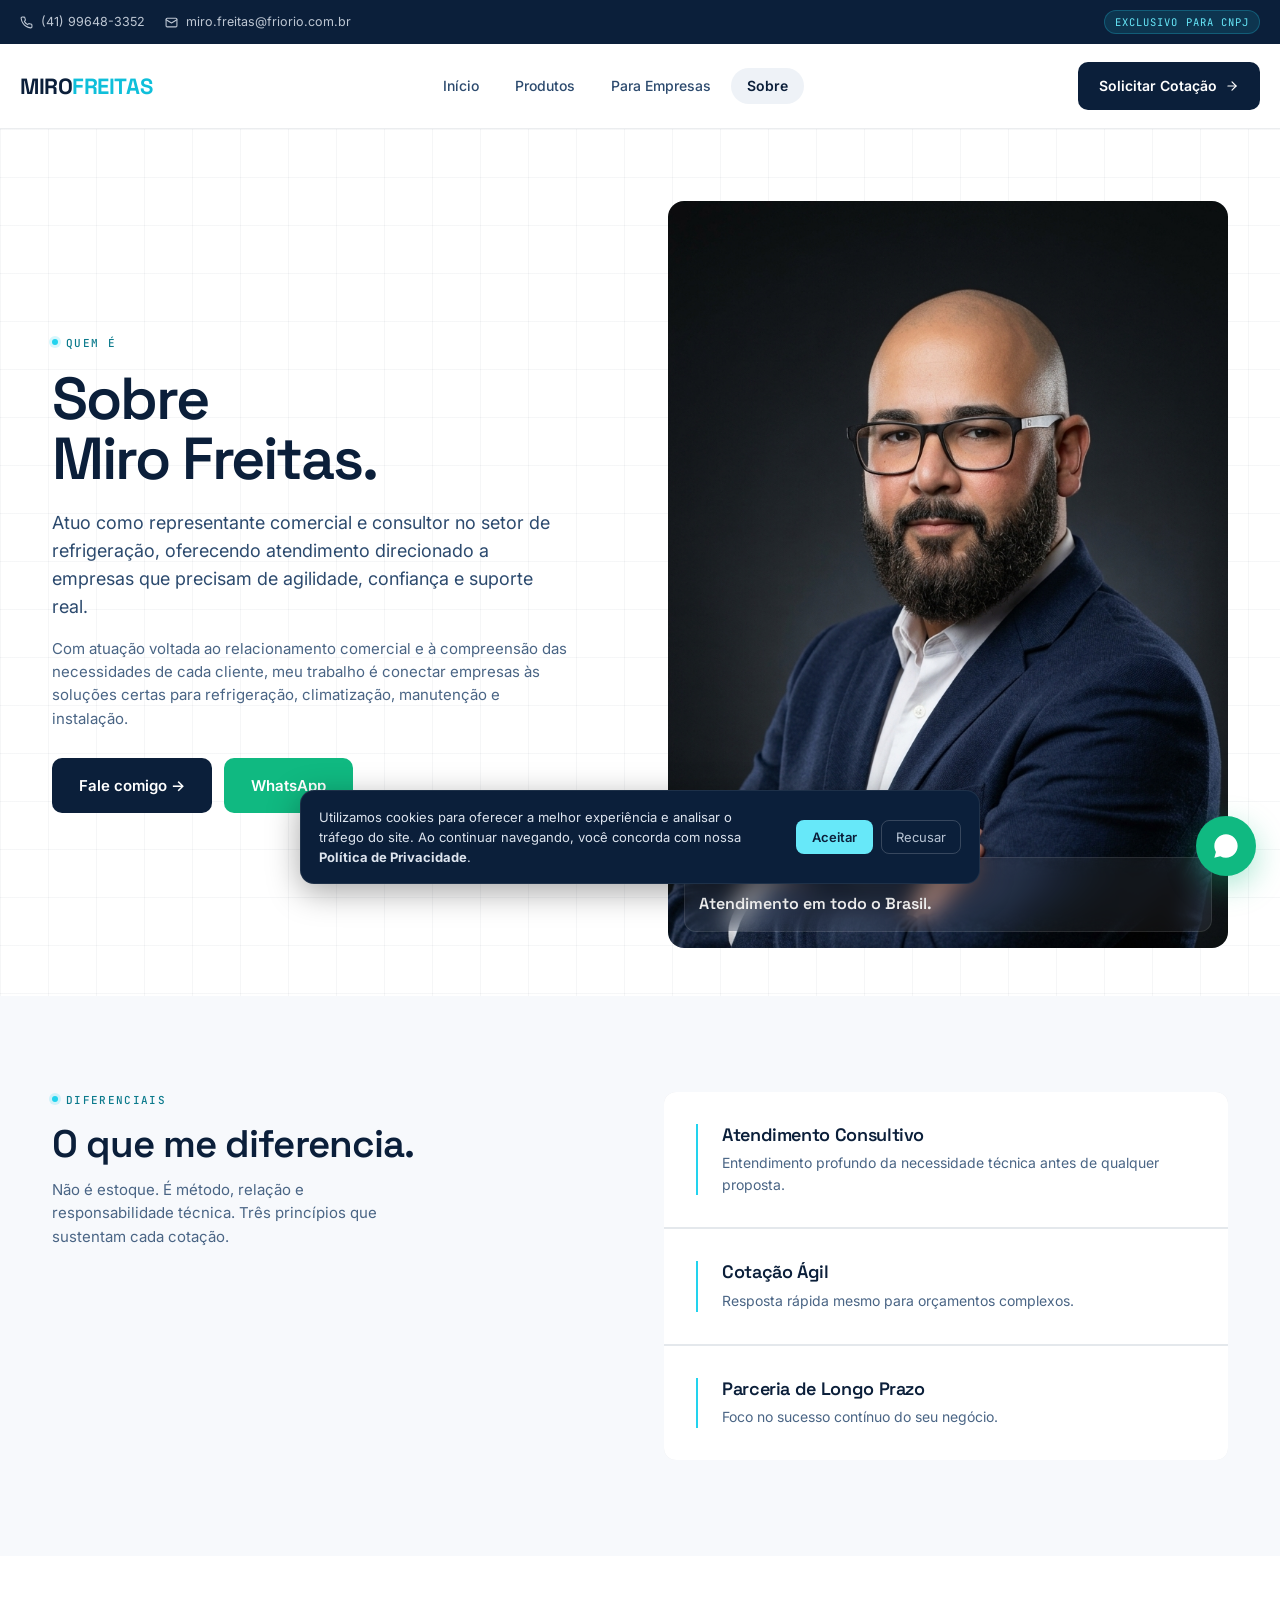
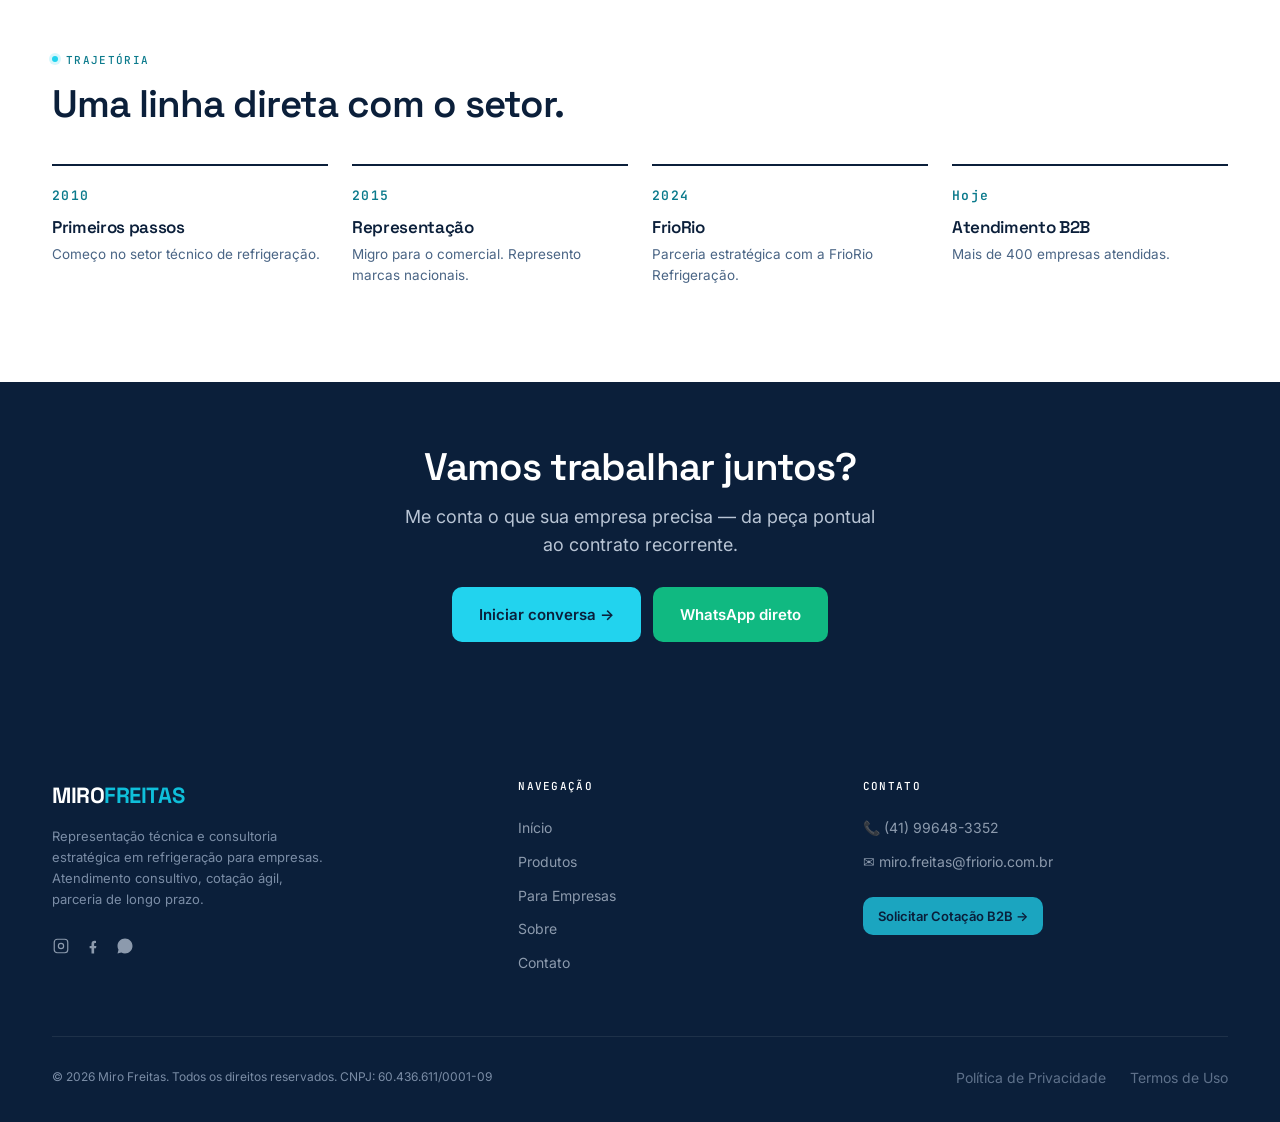
<file: sobre.html>
<!doctype html>
<html lang="pt-BR">
<head>
<meta charset="utf-8" />
<meta name="viewport" content="width=device-width,initial-scale=1,viewport-fit=cover" />
<meta name="theme-color" content="#0B1F3A" />
<title>Sobre — Miro Freitas</title>
<meta name="description" content="Quem é Miro Freitas, representante comercial em refrigeração." />
<link rel="icon" href="favicon.svg" type="image/svg+xml" />
<link rel="canonical" href="https://mirofreitas.com/sobre" />
<meta property="og:type" content="website" />
<meta property="og:title" content="Sobre — Miro Freitas" />
<meta property="og:description" content="Conheça o Miro Freitas, representante nacional da FrioRio com mais de 15 anos no setor de refrigeração." />
<meta property="og:image" content="img/og-image.png" />
<meta name="twitter:card" content="summary_large_image" />
<meta name="twitter:image" content="img/og-image.png" />
<link rel="preconnect" href="https://fonts.googleapis.com" />
<link rel="preconnect" href="https://fonts.gstatic.com" crossorigin />
<link href="https://fonts.googleapis.com/css2?family=Inter:wght@400;500;600;700&family=Space+Grotesk:wght@500;600;700&family=JetBrains+Mono:wght@400;500&display=swap" rel="stylesheet" />
<link rel="stylesheet" href="css/styles.css" />
<link rel="stylesheet" href="css/vendor/lenis-1.3.25.css" />
</head>
<body>
<!-- TOPBAR -->
<div class="topbar">
  <div class="container row">
    <div class="left">
      <a class="item" href="tel:+5541996483352">
        <svg width="13" height="13" viewBox="0 0 24 24" fill="none" stroke="currentColor" stroke-width="2" stroke-linecap="round" stroke-linejoin="round"><path d="M22 16.92v3a2 2 0 01-2.18 2 19.79 19.79 0 01-8.63-3.07 19.5 19.5 0 01-6-6 19.79 19.79 0 01-3.07-8.67A2 2 0 014.11 2h3a2 2 0 012 1.72c.13.96.37 1.9.72 2.8a2 2 0 01-.45 2.11L8.09 9.91a16 16 0 006 6l1.27-1.27a2 2 0 012.11-.45c.9.35 1.84.59 2.8.72A2 2 0 0122 16.92z"/></svg>
        (41) 99648-3352
      </a>
      <a class="item email" href="mailto:miro.freitas@friorio.com.br">
        <svg width="13" height="13" viewBox="0 0 24 24" fill="none" stroke="currentColor" stroke-width="2" stroke-linecap="round" stroke-linejoin="round"><rect x="2" y="4" width="20" height="16" rx="2"/><path d="M2 7l10 6 10-6"/></svg>
        miro.freitas@friorio.com.br
      </a>
    </div>
    <div class="badge">Exclusivo para CNPJ</div>
  </div>
</div>

<!-- HEADER -->
<header class="header">
  <div class="container row">
    <a href="index.html" class="logo">MIRO<span class="accent">FREITAS</span></a>
    <nav class="nav">
      <a href="index.html" data-nav>Início</a>
      <a href="produtos.html" data-nav>Produtos</a>
      <a href="empresas.html" data-nav>Para Empresas</a>
      <a href="sobre.html" data-nav>Sobre</a>
    </nav>
    <a href="contato.html" class="btn btn-primary">
      Solicitar Cotação
      <svg width="14" height="14" viewBox="0 0 24 24" fill="none" stroke="currentColor" stroke-width="2" stroke-linecap="round" stroke-linejoin="round"><line x1="5" y1="12" x2="19" y2="12"/><polyline points="12 5 19 12 12 19"/></svg>
    </a>
    <button id="menu-btn" class="menu-btn" aria-label="Abrir menu">
      <svg viewBox="0 0 24 24" fill="none" stroke="currentColor" stroke-width="2" stroke-linecap="round" stroke-linejoin="round"><line x1="3" y1="6" x2="21" y2="6"/><line x1="3" y1="12" x2="21" y2="12"/><line x1="3" y1="18" x2="21" y2="18"/></svg>
    </button>
  </div>
</header>

<!-- MOBILE MENU -->
<div id="mobile-menu" class="mobile-menu">
  <div class="top">
    <div class="logo">MIRO<span class="accent">FREITAS</span></div>
    <button id="menu-close" class="close-btn" aria-label="Fechar menu">
      <svg width="22" height="22" viewBox="0 0 24 24" fill="none" stroke="currentColor" stroke-width="2" stroke-linecap="round" stroke-linejoin="round"><line x1="18" y1="6" x2="6" y2="18"/><line x1="6" y1="6" x2="18" y2="18"/></svg>
    </button>
  </div>
  <nav>
    <a href="index.html" class="active">Início <span class="arrow">→</span></a>
    <a href="produtos.html">Produtos <span class="arrow">→</span></a>
    <a href="empresas.html">Para Empresas <span class="arrow">→</span></a>
    <a href="sobre.html">Sobre <span class="arrow">→</span></a>
    <a href="contato.html">Contato <span class="arrow">→</span></a>
  </nav>
  <div class="mobile-cta">
    <a href="contato.html" class="btn btn-cyan btn-lg">Solicitar Cotação</a>
    <a href="https://wa.me/5541996483352" target="_blank" class="btn btn-whats btn-lg">
      <svg width="16" height="16" viewBox="0 0 24 24" fill="currentColor"><path d="M17.47 14.38c-.3-.15-1.77-.87-2.04-.97-.27-.1-.47-.15-.67.15-.2.3-.77.97-.94 1.17-.17.2-.35.22-.65.07-.3-.15-1.26-.46-2.4-1.48-.89-.79-1.49-1.77-1.66-2.07-.17-.3-.02-.46.13-.61.13-.13.3-.35.45-.52.15-.17.2-.3.3-.5.1-.2.05-.37-.02-.52-.07-.15-.67-1.62-.92-2.22-.24-.58-.49-.5-.67-.51-.17-.01-.37-.01-.57-.01-.2 0-.52.07-.8.37-.27.3-1.04 1.02-1.04 2.49s1.07 2.89 1.22 3.09c.15.2 2.1 3.21 5.08 4.5.71.31 1.26.49 1.69.63.71.23 1.35.19 1.86.12.57-.08 1.77-.72 2.02-1.42.25-.7.25-1.29.17-1.42-.07-.13-.27-.2-.57-.35zM12 2C6.48 2 2 6.48 2 12c0 1.77.47 3.52 1.35 5.04L2 22l5.1-1.32A9.96 9.96 0 0012 22c5.52 0 10-4.48 10-10S17.52 2 12 2z"/></svg>
      WhatsApp
    </a>
  </div>
  <div class="mobile-contact">
    <a href="tel:+5541996483352">📞 (41) 99648-3352</a>
    <a href="mailto:miro.freitas@friorio.com.br">✉ miro.freitas@friorio.com.br</a>
  </div>
</div>


<section class="hero-grid" style="padding: 72px 0 48px;">
  <div class="container grid-2" style="gap: 56px; align-items: center;">
    <div>
      <div class="eyebrow" style="margin-bottom: 16px;"><span class="dot"></span>Quem é</div>
      <h1 style="margin-bottom: 20px;">Sobre<br/>Miro Freitas.</h1>
      <p class="lead" style="margin-bottom: 16px; max-width: 520px;">Atuo como representante comercial e consultor no setor de refrigeração, oferecendo atendimento direcionado a empresas que precisam de agilidade, confiança e suporte real.</p>
      <p class="muted" style="font-size: 15px; max-width: 520px; margin-bottom: 28px;">Com atuação voltada ao relacionamento comercial e à compreensão das necessidades de cada cliente, meu trabalho é conectar empresas às soluções certas para refrigeração, climatização, manutenção e instalação.</p>
      <div class="mobile-stack" style="display: flex; gap: 12px; flex-wrap: wrap;">
        <a href="contato.html" class="btn btn-primary btn-lg">Fale comigo →</a>
        <a href="https://wa.me/5541996483352" target="_blank" class="btn btn-whats btn-lg">WhatsApp</a>
      </div>
    </div>
    <div style="position: relative;">
      <div style="aspect-ratio: 3/4; border-radius: 16px; overflow: hidden; position: relative;">
        <img src="img/mirofreitas2.jpeg" alt="Miro Freitas" style="position: absolute; inset: 0; width: 100%; height: 100%; object-fit: cover; object-position: top center;">
        <div style="position: absolute; bottom: 16px; left: 16px; right: 16px; background: rgba(255,255,255,.06); backdrop-filter: blur(12px); border: 1px solid rgba(255,255,255,0.1); border-radius: 12px; padding: 14px; color: white;">
          <div style="font-family: var(--font-mono); font-size: 10px; letter-spacing: .1em; text-transform: uppercase; color: var(--cyan-2); margin-bottom: 4px;">Baseado em Curitiba · PR</div>
          <div style="font-family: var(--font-display); font-size: 16px; font-weight: 600;">Atendimento em todo o Brasil.</div>
        </div>
      </div>
    </div>
  </div>
</section>

<section class="section section-muted">
  <div class="container grid-2" style="gap: 48px;">
    <div>
      <div class="eyebrow" style="margin-bottom: 14px;"><span class="dot"></span>Diferenciais</div>
      <h2>O que me diferencia.</h2>
      <p class="muted" style="margin-top: 14px; max-width: 360px;">Não é estoque. É método, relação e responsabilidade técnica. Três princípios que sustentam cada cotação.</p>
    </div>
    <div style="display: flex; flex-direction: column; gap: 2px; background: var(--line); border-radius: 12px; overflow: hidden;">
      <div class="diff-row"><div class="bar"></div><div><h3 style="font-size: 18px; margin-bottom: 6px;">Atendimento Consultivo</h3><p class="muted" style="margin:0; font-size: 14px;">Entendimento profundo da necessidade técnica antes de qualquer proposta.</p></div></div>
      <div class="diff-row"><div class="bar"></div><div><h3 style="font-size: 18px; margin-bottom: 6px;">Cotação Ágil</h3><p class="muted" style="margin:0; font-size: 14px;">Resposta rápida mesmo para orçamentos complexos.</p></div></div>
      <div class="diff-row"><div class="bar"></div><div><h3 style="font-size: 18px; margin-bottom: 6px;">Parceria de Longo Prazo</h3><p class="muted" style="margin:0; font-size: 14px;">Foco no sucesso contínuo do seu negócio.</p></div></div>
    </div>
  </div>
</section>

<section class="section">
  <div class="container">
    <div class="eyebrow" style="margin-bottom: 14px;"><span class="dot"></span>Trajetória</div>
    <h2 style="margin-bottom: 40px;">Uma linha direta com o setor.</h2>
    <div class="grid-4" style="gap: 24px;">
      <div style="border-top: 2px solid var(--ink-900); padding-top: 20px;"><div class="step-num" style="margin-bottom: 10px;">2010</div><h3 style="font-size: 17px; margin-bottom: 6px;">Primeiros passos</h3><p class="muted" style="font-size: 13.5px; margin: 0;">Começo no setor técnico de refrigeração.</p></div>
      <div style="border-top: 2px solid var(--ink-900); padding-top: 20px;"><div class="step-num" style="margin-bottom: 10px;">2015</div><h3 style="font-size: 17px; margin-bottom: 6px;">Representação</h3><p class="muted" style="font-size: 13.5px; margin: 0;">Migro para o comercial. Represento marcas nacionais.</p></div>
      <div style="border-top: 2px solid var(--ink-900); padding-top: 20px;"><div class="step-num" style="margin-bottom: 10px;">2024</div><h3 style="font-size: 17px; margin-bottom: 6px;">FrioRio</h3><p class="muted" style="font-size: 13.5px; margin: 0;">Parceria estratégica com a FrioRio Refrigeração.</p></div>
      <div style="border-top: 2px solid var(--ink-900); padding-top: 20px;"><div class="step-num" style="margin-bottom: 10px;">Hoje</div><h3 style="font-size: 17px; margin-bottom: 6px;">Atendimento B2B</h3><p class="muted" style="font-size: 13.5px; margin: 0;">Mais de 400 empresas atendidas.</p></div>
    </div>
  </div>
</section>

<section class="section-dark" style="padding: 64px 0;">
  <div class="container" style="text-align: center;">
    <h2 style="color: white; margin-bottom: 12px;">Vamos trabalhar juntos?</h2>
    <p class="lead" style="color: var(--ink-200); max-width: 480px; margin: 16px auto 28px;">Me conta o que sua empresa precisa — da peça pontual ao contrato recorrente.</p>
    <div class="mobile-stack" style="display: inline-flex; gap: 12px; flex-wrap: wrap; justify-content: center;">
      <a href="contato.html" class="btn btn-cyan btn-lg">Iniciar conversa →</a>
      <a href="https://wa.me/5541996483352" target="_blank" class="btn btn-whats btn-lg">WhatsApp direto</a>
    </div>
  </div>
</section>
<!-- FOOTER + COOKIE + WA (included inline on each page) -->
<footer class="footer">
  <div class="container">
    <div class="footer-grid">
      <div>
        <div class="logo" style="color: white;">MIRO<span class="accent">FREITAS</span></div>
        <p class="small" style="margin-top: 14px; max-width: 280px;">
          Representação técnica e consultoria estratégica em refrigeração para empresas.
          Atendimento consultivo, cotação ágil, parceria de longo prazo.
        </p>
        <div class="socials">
          <a href="https://www.instagram.com/miro.friorio/" target="_blank" aria-label="Instagram"><svg width="18" height="18" viewBox="0 0 24 24" fill="none" stroke="currentColor" stroke-width="1.6" stroke-linecap="round" stroke-linejoin="round"><rect x="3" y="3" width="18" height="18" rx="4"/><circle cx="12" cy="12" r="3.5"/></svg></a>
          <a href="https://www.facebook.com/share/1cN7uxhnVU/" target="_blank" aria-label="Facebook"><svg width="18" height="18" viewBox="0 0 24 24" fill="currentColor"><path d="M13.5 22v-7h2.5l.5-3h-3V9.5c0-.9.4-1.5 1.6-1.5H16V5.2s-1-.2-2.1-.2C11.5 5 10 6.4 10 9v3H7.5v3H10v7h3.5z"/></svg></a>
          <a href="https://wa.me/5541996483352" aria-label="WhatsApp"><svg width="18" height="18" viewBox="0 0 24 24" fill="currentColor"><path d="M17.47 14.38c-.3-.15-1.77-.87-2.04-.97-.27-.1-.47-.15-.67.15-.2.3-.77.97-.94 1.17-.17.2-.35.22-.65.07-.3-.15-1.26-.46-2.4-1.48-.89-.79-1.49-1.77-1.66-2.07-.17-.3-.02-.46.13-.61.13-.13.3-.35.45-.52.15-.17.2-.3.3-.5.1-.2.05-.37-.02-.52-.07-.15-.67-1.62-.92-2.22-.24-.58-.49-.5-.67-.51-.17-.01-.37-.01-.57-.01-.2 0-.52.07-.8.37-.27.3-1.04 1.02-1.04 2.49s1.07 2.89 1.22 3.09c.15.2 2.1 3.21 5.08 4.5.71.31 1.26.49 1.69.63.71.23 1.35.19 1.86.12.57-.08 1.77-.72 2.02-1.42.25-.7.25-1.29.17-1.42-.07-.13-.27-.2-.57-.35zM12 2C6.48 2 2 6.48 2 12c0 1.77.47 3.52 1.35 5.04L2 22l5.1-1.32A9.96 9.96 0 0012 22c5.52 0 10-4.48 10-10S17.52 2 12 2z"/></svg></a>
        </div>
      </div>
      <div>
        <h4>Navegação</h4>
        <a href="index.html">Início</a>
        <a href="produtos.html">Produtos</a>
        <a href="empresas.html">Para Empresas</a>
        <a href="sobre.html">Sobre</a>
        <a href="contato.html">Contato</a>
      </div>
      <div>
        <h4>Contato</h4>
        <a href="tel:+5541996483352">📞 (41) 99648-3352</a>
        <a href="mailto:miro.freitas@friorio.com.br">✉ miro.freitas@friorio.com.br</a>
        <a href="contato.html" style="margin-top: 12px; display: inline-block;"><span class="btn btn-cyan btn-sm">Solicitar Cotação B2B →</span></a>
      </div>
    </div>
    <div class="divider">
      <div>© 2026 Miro Freitas. Todos os direitos reservados. CNPJ: 60.436.611/0001-09</div>
      <div style="display: flex; gap: 24px;">
        <a href="privacidade.html">Política de Privacidade</a>
        <a href="termos.html">Termos de Uso</a>
      </div>
    </div>
  </div>
</footer>

<div id="cookie" class="cookie">
  <div style="flex: 1;">
    Utilizamos cookies para oferecer a melhor experiência e analisar o tráfego do site. Ao continuar navegando,
    você concorda com nossa <b>Política de Privacidade</b>.
  </div>
  <div class="actions">
    <button id="cookie-accept" class="btn-cookie-accept">Aceitar</button>
    <button id="cookie-refuse" class="btn-cookie-refuse">Recusar</button>
  </div>
</div>

<a class="wa-float" href="https://wa.me/5541996483352?text=Ol%C3%A1%2C%20gostaria%20de%20fazer%20uma%20cota%C3%A7%C3%A3o!" target="_blank" aria-label="WhatsApp">
  <svg width="28" height="28" viewBox="0 0 24 24" fill="currentColor"><path d="M17.47 14.38c-.3-.15-1.77-.87-2.04-.97-.27-.1-.47-.15-.67.15-.2.3-.77.97-.94 1.17-.17.2-.35.22-.65.07-.3-.15-1.26-.46-2.4-1.48-.89-.79-1.49-1.77-1.66-2.07-.17-.3-.02-.46.13-.61.13-.13.3-.35.45-.52.15-.17.2-.3.3-.5.1-.2.05-.37-.02-.52-.07-.15-.67-1.62-.92-2.22-.24-.58-.49-.5-.67-.51-.17-.01-.37-.01-.57-.01-.2 0-.52.07-.8.37-.27.3-1.04 1.02-1.04 2.49s1.07 2.89 1.22 3.09c.15.2 2.1 3.21 5.08 4.5.71.31 1.26.49 1.69.63.71.23 1.35.19 1.86.12.57-.08 1.77-.72 2.02-1.42.25-.7.25-1.29.17-1.42-.07-.13-.27-.2-.57-.35zM12 2C6.48 2 2 6.48 2 12c0 1.77.47 3.52 1.35 5.04L2 22l5.1-1.32A9.96 9.96 0 0012 22c5.52 0 10-4.48 10-10S17.52 2 12 2z"/></svg>
</a>

<script src="js/vendor/lenis-1.3.25.min.js"></script>
<script src="js/app.js"></script></body>
</html>
</file>
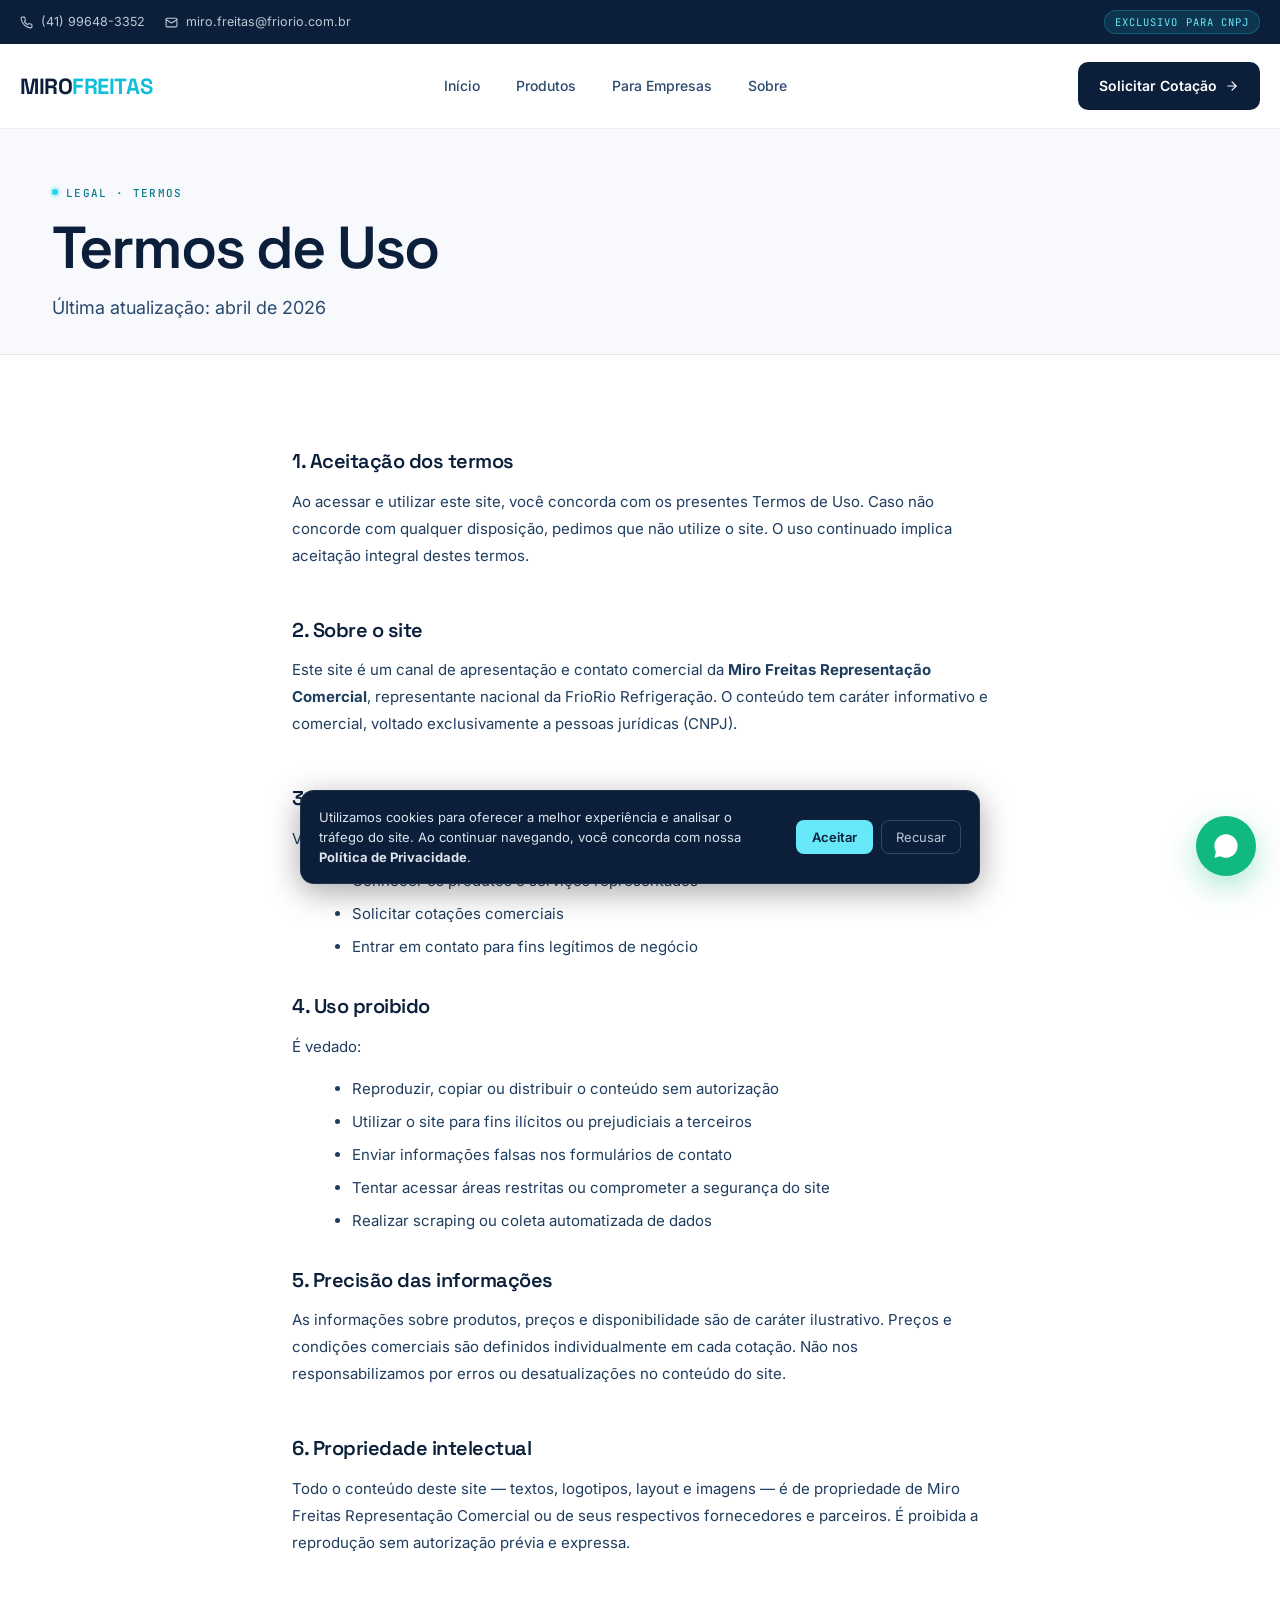
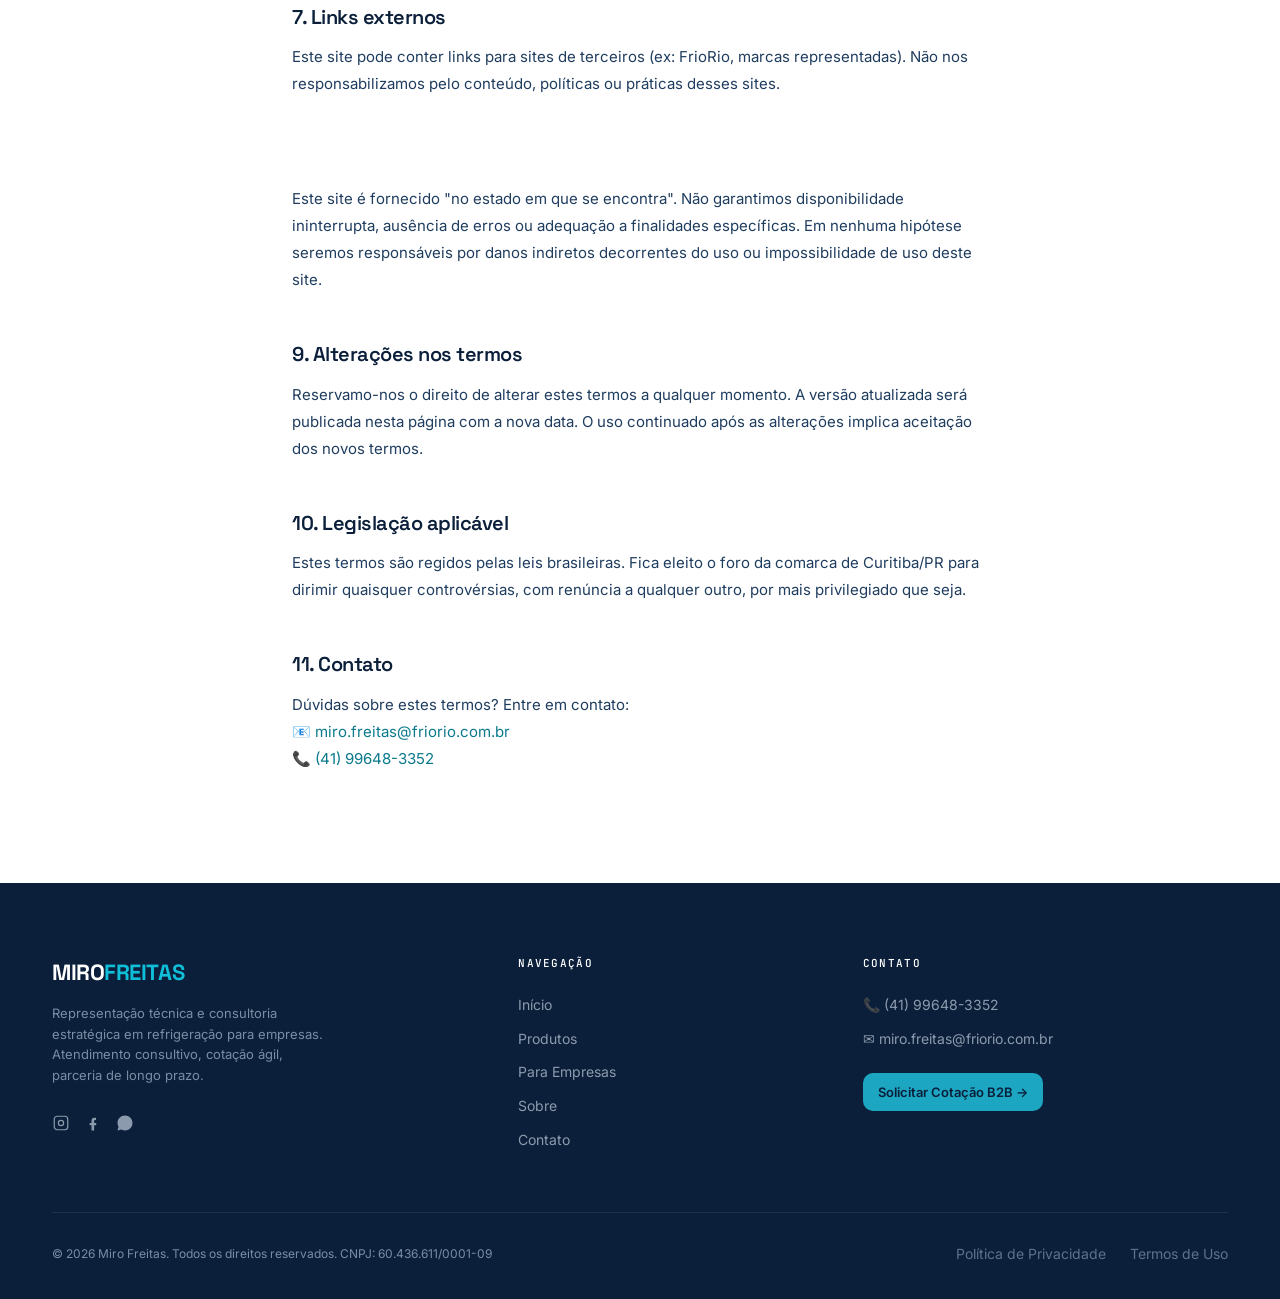
<file: termos.html>
<!doctype html>
<html lang="pt-BR">
<head>
<meta charset="utf-8" />
<meta name="viewport" content="width=device-width,initial-scale=1,viewport-fit=cover" />
<meta name="theme-color" content="#0B1F3A" />
<title>Termos de Uso — Miro Freitas</title>
<meta name="description" content="Termos de Uso do site Miro Freitas Representação Comercial." />
<link rel="canonical" href="https://mirofreitas.com/termos" />
<link rel="preconnect" href="https://fonts.googleapis.com" />
<link rel="preconnect" href="https://fonts.gstatic.com" crossorigin />
<link href="https://fonts.googleapis.com/css2?family=Inter:wght@400;500;600;700&family=Space+Grotesk:wght@500;600;700&family=JetBrains+Mono:wght@400;500&display=swap" rel="stylesheet" />
<link rel="stylesheet" href="css/styles.css" />
<link rel="stylesheet" href="css/vendor/lenis-1.3.25.css" />
</head>
<body>

<!-- TOPBAR -->
<div class="topbar">
  <div class="container row">
    <div class="left">
      <a class="item" href="tel:+5541996483352">
        <svg width="13" height="13" viewBox="0 0 24 24" fill="none" stroke="currentColor" stroke-width="2" stroke-linecap="round" stroke-linejoin="round"><path d="M22 16.92v3a2 2 0 01-2.18 2 19.79 19.79 0 01-8.63-3.07 19.5 19.5 0 01-6-6 19.79 19.79 0 01-3.07-8.67A2 2 0 014.11 2h3a2 2 0 012 1.72c.13.96.37 1.9.72 2.8a2 2 0 01-.45 2.11L8.09 9.91a16 16 0 006 6l1.27-1.27a2 2 0 012.11-.45c.9.35 1.84.59 2.8.72A2 2 0 0122 16.92z"/></svg>
        (41) 99648-3352
      </a>
      <a class="item email" href="mailto:miro.freitas@friorio.com.br">
        <svg width="13" height="13" viewBox="0 0 24 24" fill="none" stroke="currentColor" stroke-width="2" stroke-linecap="round" stroke-linejoin="round"><rect x="2" y="4" width="20" height="16" rx="2"/><path d="M2 7l10 6 10-6"/></svg>
        miro.freitas@friorio.com.br
      </a>
    </div>
    <div class="badge">Exclusivo para CNPJ</div>
  </div>
</div>

<!-- HEADER -->
<header class="header">
  <div class="container row">
    <a href="index.html" class="logo">MIRO<span class="accent">FREITAS</span></a>
    <nav class="nav">
      <a href="index.html" data-nav>Início</a>
      <a href="produtos.html" data-nav>Produtos</a>
      <a href="empresas.html" data-nav>Para Empresas</a>
      <a href="sobre.html" data-nav>Sobre</a>
    </nav>
    <a href="contato.html" class="btn btn-primary">
      Solicitar Cotação
      <svg width="14" height="14" viewBox="0 0 24 24" fill="none" stroke="currentColor" stroke-width="2" stroke-linecap="round" stroke-linejoin="round"><line x1="5" y1="12" x2="19" y2="12"/><polyline points="12 5 19 12 12 19"/></svg>
    </a>
    <button id="menu-btn" class="menu-btn" aria-label="Abrir menu">
      <svg viewBox="0 0 24 24" fill="none" stroke="currentColor" stroke-width="2" stroke-linecap="round" stroke-linejoin="round"><line x1="3" y1="6" x2="21" y2="6"/><line x1="3" y1="12" x2="21" y2="12"/><line x1="3" y1="18" x2="21" y2="18"/></svg>
    </button>
  </div>
</header>

<!-- MOBILE MENU -->
<div id="mobile-menu" class="mobile-menu">
  <div class="top">
    <div class="logo">MIRO<span class="accent">FREITAS</span></div>
    <button id="menu-close" class="close-btn" aria-label="Fechar menu">
      <svg width="22" height="22" viewBox="0 0 24 24" fill="none" stroke="currentColor" stroke-width="2" stroke-linecap="round" stroke-linejoin="round"><line x1="18" y1="6" x2="6" y2="18"/><line x1="6" y1="6" x2="18" y2="18"/></svg>
    </button>
  </div>
  <nav>
    <a href="index.html">Início <span class="arrow">→</span></a>
    <a href="produtos.html">Produtos <span class="arrow">→</span></a>
    <a href="empresas.html">Para Empresas <span class="arrow">→</span></a>
    <a href="sobre.html">Sobre <span class="arrow">→</span></a>
    <a href="contato.html">Contato <span class="arrow">→</span></a>
  </nav>
  <div class="mobile-cta">
    <a href="contato.html" class="btn btn-cyan btn-lg">Solicitar Cotação</a>
    <a href="https://wa.me/5541996483352" target="_blank" class="btn btn-whats btn-lg">
      <svg width="16" height="16" viewBox="0 0 24 24" fill="currentColor"><path d="M17.47 14.38c-.3-.15-1.77-.87-2.04-.97-.27-.1-.47-.15-.67.15-.2.3-.77.97-.94 1.17-.17.2-.35.22-.65.07-.3-.15-1.26-.46-2.4-1.48-.89-.79-1.49-1.77-1.66-2.07-.17-.3-.02-.46.13-.61.13-.13.3-.35.45-.52.15-.17.2-.3.3-.5.1-.2.05-.37-.02-.52-.07-.15-.67-1.62-.92-2.22-.24-.58-.49-.5-.67-.51-.17-.01-.37-.01-.57-.01-.2 0-.52.07-.8.37-.27.3-1.04 1.02-1.04 2.49s1.07 2.89 1.22 3.09c.15.2 2.1 3.21 5.08 4.5.71.31 1.26.49 1.69.63.71.23 1.35.19 1.86.12.57-.08 1.77-.72 2.02-1.42.25-.7.25-1.29.17-1.42-.07-.13-.27-.2-.57-.35zM12 2C6.48 2 2 6.48 2 12c0 1.77.47 3.52 1.35 5.04L2 22l5.1-1.32A9.96 9.96 0 0012 22c5.52 0 10-4.48 10-10S17.52 2 12 2z"/></svg>
      WhatsApp
    </a>
  </div>
  <div class="mobile-contact">
    <a href="tel:+5541996483352">📞 (41) 99648-3352</a>
    <a href="mailto:miro.freitas@friorio.com.br">✉ miro.freitas@friorio.com.br</a>
  </div>
</div>

<!-- HERO -->
<section style="padding: 56px 0 32px; background: var(--paper-2); border-bottom: 1px solid var(--line);">
  <div class="container">
    <div class="eyebrow" style="margin-bottom: 16px;"><span class="dot"></span>Legal · Termos</div>
    <h1 style="max-width: 640px;">Termos de Uso</h1>
    <p class="lead" style="margin: 16px 0 0; max-width: 560px;">Última atualização: abril de 2026</p>
  </div>
</section>

<!-- CONTENT -->
<section class="section">
  <div class="container" style="max-width: 760px;">
    <div style="display: flex; flex-direction: column; gap: 36px; font-size: 15px; line-height: 1.8; color: var(--ink-600);">

      <div>
        <h2 style="font-size: 20px; margin-bottom: 12px;">1. Aceitação dos termos</h2>
        <p>Ao acessar e utilizar este site, você concorda com os presentes Termos de Uso. Caso não concorde com qualquer disposição, pedimos que não utilize o site. O uso continuado implica aceitação integral destes termos.</p>
      </div>

      <div>
        <h2 style="font-size: 20px; margin-bottom: 12px;">2. Sobre o site</h2>
        <p>Este site é um canal de apresentação e contato comercial da <strong>Miro Freitas Representação Comercial</strong>, representante nacional da FrioRio Refrigeração. O conteúdo tem caráter informativo e comercial, voltado exclusivamente a pessoas jurídicas (CNPJ).</p>
      </div>

      <div>
        <h2 style="font-size: 20px; margin-bottom: 12px;">3. Uso permitido</h2>
        <p>Você pode utilizar este site para:</p>
        <ul style="margin: 12px 0 0 20px; display: flex; flex-direction: column; gap: 6px;">
          <li>Conhecer os produtos e serviços representados</li>
          <li>Solicitar cotações comerciais</li>
          <li>Entrar em contato para fins legítimos de negócio</li>
        </ul>
      </div>

      <div>
        <h2 style="font-size: 20px; margin-bottom: 12px;">4. Uso proibido</h2>
        <p>É vedado:</p>
        <ul style="margin: 12px 0 0 20px; display: flex; flex-direction: column; gap: 6px;">
          <li>Reproduzir, copiar ou distribuir o conteúdo sem autorização</li>
          <li>Utilizar o site para fins ilícitos ou prejudiciais a terceiros</li>
          <li>Enviar informações falsas nos formulários de contato</li>
          <li>Tentar acessar áreas restritas ou comprometer a segurança do site</li>
          <li>Realizar scraping ou coleta automatizada de dados</li>
        </ul>
      </div>

      <div>
        <h2 style="font-size: 20px; margin-bottom: 12px;">5. Precisão das informações</h2>
        <p>As informações sobre produtos, preços e disponibilidade são de caráter ilustrativo. Preços e condições comerciais são definidos individualmente em cada cotação. Não nos responsabilizamos por erros ou desatualizações no conteúdo do site.</p>
      </div>

      <div>
        <h2 style="font-size: 20px; margin-bottom: 12px;">6. Propriedade intelectual</h2>
        <p>Todo o conteúdo deste site — textos, logotipos, layout e imagens — é de propriedade de Miro Freitas Representação Comercial ou de seus respectivos fornecedores e parceiros. É proibida a reprodução sem autorização prévia e expressa.</p>
      </div>

      <div>
        <h2 style="font-size: 20px; margin-bottom: 12px;">7. Links externos</h2>
        <p>Este site pode conter links para sites de terceiros (ex: FrioRio, marcas representadas). Não nos responsabilizamos pelo conteúdo, políticas ou práticas desses sites.</p>
      </div>

      <div>
        <h2 style="font-size: 20px; margin-bottom: 12px;">8. Limitação de responsabilidade</h2>
        <p>Este site é fornecido "no estado em que se encontra". Não garantimos disponibilidade ininterrupta, ausência de erros ou adequação a finalidades específicas. Em nenhuma hipótese seremos responsáveis por danos indiretos decorrentes do uso ou impossibilidade de uso deste site.</p>
      </div>

      <div>
        <h2 style="font-size: 20px; margin-bottom: 12px;">9. Alterações nos termos</h2>
        <p>Reservamo-nos o direito de alterar estes termos a qualquer momento. A versão atualizada será publicada nesta página com a nova data. O uso continuado após as alterações implica aceitação dos novos termos.</p>
      </div>

      <div>
        <h2 style="font-size: 20px; margin-bottom: 12px;">10. Legislação aplicável</h2>
        <p>Estes termos são regidos pelas leis brasileiras. Fica eleito o foro da comarca de Curitiba/PR para dirimir quaisquer controvérsias, com renúncia a qualquer outro, por mais privilegiado que seja.</p>
      </div>

      <div>
        <h2 style="font-size: 20px; margin-bottom: 12px;">11. Contato</h2>
        <p>Dúvidas sobre estes termos? Entre em contato:<br>
        📧 <a href="mailto:miro.freitas@friorio.com.br" style="color: var(--cyan-ink);">miro.freitas@friorio.com.br</a><br>
        📞 <a href="tel:+5541996483352" style="color: var(--cyan-ink);">(41) 99648-3352</a></p>
      </div>

    </div>
  </div>
</section>

<!-- FOOTER -->
<footer class="footer">
  <div class="container">
    <div class="footer-grid">
      <div>
        <div class="logo" style="color: white;">MIRO<span class="accent">FREITAS</span></div>
        <p class="small" style="margin-top: 14px; max-width: 280px;">
          Representação técnica e consultoria estratégica em refrigeração para empresas.
          Atendimento consultivo, cotação ágil, parceria de longo prazo.
        </p>
        <div class="socials">
          <a href="https://www.instagram.com/miro.friorio/" target="_blank" aria-label="Instagram"><svg width="18" height="18" viewBox="0 0 24 24" fill="none" stroke="currentColor" stroke-width="1.6" stroke-linecap="round" stroke-linejoin="round"><rect x="3" y="3" width="18" height="18" rx="4"/><circle cx="12" cy="12" r="3.5"/></svg></a>
          <a href="https://www.facebook.com/share/1cN7uxhnVU/" target="_blank" aria-label="Facebook"><svg width="18" height="18" viewBox="0 0 24 24" fill="currentColor"><path d="M13.5 22v-7h2.5l.5-3h-3V9.5c0-.9.4-1.5 1.6-1.5H16V5.2s-1-.2-2.1-.2C11.5 5 10 6.4 10 9v3H7.5v3H10v7h3.5z"/></svg></a>
          <a href="https://wa.me/5541996483352" aria-label="WhatsApp"><svg width="18" height="18" viewBox="0 0 24 24" fill="currentColor"><path d="M17.47 14.38c-.3-.15-1.77-.87-2.04-.97-.27-.1-.47-.15-.67.15-.2.3-.77.97-.94 1.17-.17.2-.35.22-.65.07-.3-.15-1.26-.46-2.4-1.48-.89-.79-1.49-1.77-1.66-2.07-.17-.3-.02-.46.13-.61.13-.13.3-.35.45-.52.15-.17.2-.3.3-.5.1-.2.05-.37-.02-.52-.07-.15-.67-1.62-.92-2.22-.24-.58-.49-.5-.67-.51-.17-.01-.37-.01-.57-.01-.2 0-.52.07-.8.37-.27.3-1.04 1.02-1.04 2.49s1.07 2.89 1.22 3.09c.15.2 2.1 3.21 5.08 4.5.71.31 1.26.49 1.69.63.71.23 1.35.19 1.86.12.57-.08 1.77-.72 2.02-1.42.25-.7.25-1.29.17-1.42-.07-.13-.27-.2-.57-.35zM12 2C6.48 2 2 6.48 2 12c0 1.77.47 3.52 1.35 5.04L2 22l5.1-1.32A9.96 9.96 0 0012 22c5.52 0 10-4.48 10-10S17.52 2 12 2z"/></svg></a>
        </div>
      </div>
      <div>
        <h4>Navegação</h4>
        <a href="index.html">Início</a>
        <a href="produtos.html">Produtos</a>
        <a href="empresas.html">Para Empresas</a>
        <a href="sobre.html">Sobre</a>
        <a href="contato.html">Contato</a>
      </div>
      <div>
        <h4>Contato</h4>
        <a href="tel:+5541996483352">📞 (41) 99648-3352</a>
        <a href="mailto:miro.freitas@friorio.com.br">✉ miro.freitas@friorio.com.br</a>
        <a href="contato.html" style="margin-top: 12px; display: inline-block;"><span class="btn btn-cyan btn-sm">Solicitar Cotação B2B →</span></a>
      </div>
    </div>
    <div class="divider">
      <div>© 2026 Miro Freitas. Todos os direitos reservados. CNPJ: 60.436.611/0001-09</div>
      <div style="display: flex; gap: 24px;">
        <a href="privacidade.html">Política de Privacidade</a>
        <a href="termos.html">Termos de Uso</a>
      </div>
    </div>
  </div>
</footer>

<div id="cookie" class="cookie">
  <div style="flex: 1;">
    Utilizamos cookies para oferecer a melhor experiência e analisar o tráfego do site. Ao continuar navegando,
    você concorda com nossa <b>Política de Privacidade</b>.
  </div>
  <div class="actions">
    <button id="cookie-accept" class="btn-cookie-accept">Aceitar</button>
    <button id="cookie-refuse" class="btn-cookie-refuse">Recusar</button>
  </div>
</div>

<a class="wa-float" href="https://wa.me/5541996483352?text=Ol%C3%A1%2C%20gostaria%20de%20fazer%20uma%20cota%C3%A7%C3%A3o!" target="_blank" aria-label="WhatsApp">
  <svg width="28" height="28" viewBox="0 0 24 24" fill="currentColor"><path d="M17.47 14.38c-.3-.15-1.77-.87-2.04-.97-.27-.1-.47-.15-.67.15-.2.3-.77.97-.94 1.17-.17.2-.35.22-.65.07-.3-.15-1.26-.46-2.4-1.48-.89-.79-1.49-1.77-1.66-2.07-.17-.3-.02-.46.13-.61.13-.13.3-.35.45-.52.15-.17.2-.3.3-.5.1-.2.05-.37-.02-.52-.07-.15-.67-1.62-.92-2.22-.24-.58-.49-.5-.67-.51-.17-.01-.37-.01-.57-.01-.2 0-.52.07-.8.37-.27.3-1.04 1.02-1.04 2.49s1.07 2.89 1.22 3.09c.15.2 2.1 3.21 5.08 4.5.71.31 1.26.49 1.69.63.71.23 1.35.19 1.86.12.57-.08 1.77-.72 2.02-1.42.25-.7.25-1.29.17-1.42-.07-.13-.27-.2-.57-.35zM12 2C6.48 2 2 6.48 2 12c0 1.77.47 3.52 1.35 5.04L2 22l5.1-1.32A9.96 9.96 0 0012 22c5.52 0 10-4.48 10-10S17.52 2 12 2z"/></svg>
</a>

<script src="js/vendor/lenis-1.3.25.min.js"></script>
<script src="js/app.js"></script>
</body>
</html>
</file>
<file: css/styles.css>
/* ============================================================
   MIRO FREITAS — Global stylesheet (HTML puro)
   ============================================================ */
:root {
  --ink-900: #0B1F3A;
  --ink-800: #0F2A4A;
  --ink-700: #14304F;
  --ink-600: #1F3D5F;
  --ink-500: #2C4A6E;
  --ink-400: #4A6585;
  --ink-300: #7B8DA6;
  --ink-200: #B8C4D4;
  --ink-100: #DDE4EE;
  --ink-50:  #EEF2F7;

  --paper:   #FFFFFF;
  --paper-2: #F7F9FC;
  --paper-3: #EEF2F7;

  --cyan:    #22D3EE;
  --cyan-2:  #67E8F9;
  --cyan-3:  #0FBFDA;
  --cyan-ink:#0B7A8C;

  --line:    rgba(11,31,58,0.08);
  --line-strong: rgba(11,31,58,0.14);

  --radius-sm: 8px;
  --radius-md: 12px;
  --radius-lg: 16px;

  --shadow-sm: 0 1px 2px rgba(11,31,58,0.04);
  --shadow-md: 0 4px 20px rgba(11,31,58,0.06), 0 1px 3px rgba(11,31,58,0.04);
  --shadow-lg: 0 24px 60px rgba(11,31,58,0.10), 0 2px 6px rgba(11,31,58,0.04);

  --font-sans: "Inter", -apple-system, BlinkMacSystemFont, "Segoe UI", sans-serif;
  --font-display: "Space Grotesk", "Inter", sans-serif;
  --font-mono: "JetBrains Mono", ui-monospace, monospace;
}

* { box-sizing: border-box; }
html, body { margin: 0; padding: 0; }
body {
  font-family: var(--font-sans);
  color: var(--ink-900);
  background: var(--paper);
  -webkit-font-smoothing: antialiased;
  font-size: 15px;
  line-height: 1.55;
}
a { color: inherit; text-decoration: none; }
button { font-family: inherit; cursor: pointer; border: 0; background: none; }
img { max-width: 100%; display: block; }
input, select, textarea { font-family: inherit; font-size: 15px; }

h1, h2, h3, h4 { font-family: var(--font-display); font-weight: 600; letter-spacing: -0.02em; margin: 0; color: var(--ink-900); }
h1 { font-size: clamp(40px, 4vw + 8px, 64px); line-height: 1.02; letter-spacing: -0.035em; }
h2 { font-size: clamp(28px, 3vw, 44px); line-height: 1.08; letter-spacing: -0.025em; }
h3 { font-size: 20px; line-height: 1.25; }
h4 { font-size: 15px; letter-spacing: 0; }

.italic-accent { color: var(--cyan-3); font-style: italic; }

.eyebrow {
  font-family: var(--font-mono);
  font-size: 11px;
  letter-spacing: 0.12em;
  text-transform: uppercase;
  color: var(--cyan-ink);
  font-weight: 500;
}
.eyebrow .dot {
  display: inline-block; width: 6px; height: 6px; border-radius: 999px;
  background: var(--cyan); margin-right: 8px; vertical-align: 2px;
  box-shadow: 0 0 0 3px rgba(34,211,238,0.18);
}

.container { max-width: 1240px; margin: 0 auto; padding: 0 20px; }
@media (min-width: 760px) { .container { padding: 0 32px; } }

/* ===== Topbar ===== */
.topbar {
  background: var(--ink-900); color: var(--ink-100); font-size: 12.5px;
  view-transition-name: site-topbar; /* extraído do root — não pisca na troca */
}
.topbar .row { display: flex; align-items: center; justify-content: space-between; padding: 10px 0; gap: 16px; flex-wrap: wrap; }
.topbar a { color: inherit; }
.topbar .left { display: flex; gap: 20px; flex-wrap: wrap; }
.topbar .item { display: inline-flex; align-items: center; gap: 8px; opacity: 0.85; }
.topbar .badge {
  background: rgba(34,211,238,0.12);
  color: var(--cyan-2);
  border: 1px solid rgba(34,211,238,0.25);
  padding: 3px 10px; border-radius: 999px;
  font-family: var(--font-mono); font-size: 10.5px;
  letter-spacing: 0.1em; text-transform: uppercase;
}

/* ===== Header ===== */
.header {
  background: var(--paper);
  border-bottom: 1px solid var(--line);
  position: sticky; top: 0; z-index: 40;
  backdrop-filter: saturate(1.2) blur(8px);
  view-transition-name: site-header; /* extraído do root — fica fixo durante a troca */
}
.header .row { display: flex; align-items: center; justify-content: space-between; padding: 18px 0; gap: 24px; }
.logo { font-family: var(--font-display); font-weight: 700; font-size: 22px; letter-spacing: -0.02em; color: var(--ink-900); }
.logo .accent { color: var(--cyan-3); }
.nav { display: flex; align-items: center; gap: 4px; position: relative; }
.nav a {
  padding: 10px 16px; font-size: 14px; font-weight: 500; color: var(--ink-500);
  border-radius: 999px; transition: color 0.18s ease;
  position: relative; z-index: 1;
}
.nav a:hover { color: var(--ink-900); }
.nav a.active { color: var(--ink-900); font-weight: 600; }
.nav-pill {
  position: absolute;
  top: 50%; transform: translateY(-50%);
  height: 36px;
  background: var(--paper-3);
  border-radius: 999px;
  pointer-events: none;
  z-index: 0;
  opacity: 0; /* JS posiciona após fontes carregarem */
  transition: left 0.32s cubic-bezier(0.22, 1, 0.36, 1),
              width 0.32s cubic-bezier(0.22, 1, 0.36, 1),
              opacity 0.18s ease;
}

/* Hamburger */
.menu-btn {
  display: none;
  width: 42px; height: 42px;
  align-items: center; justify-content: center;
  border-radius: 8px;
  background: var(--paper-2);
  color: var(--ink-900);
  border: 1px solid var(--line);
}
.menu-btn svg { width: 20px; height: 20px; }

/* Mobile menu overlay */
.mobile-menu {
  position: fixed; inset: 0;
  background: var(--ink-900);
  color: white;
  z-index: 100;
  display: none;
  flex-direction: column;
  padding: 20px;
  animation: menuIn 0.25s ease;
}
.mobile-menu.open { display: flex; }
.mobile-menu .top { display: flex; justify-content: space-between; align-items: center; margin-bottom: 32px; }
.mobile-menu .logo { color: white; }
.mobile-menu .close-btn {
  width: 42px; height: 42px; border-radius: 8px;
  display: flex; align-items: center; justify-content: center;
  color: white; background: rgba(255,255,255,0.06); border: 1px solid rgba(255,255,255,0.1);
}
.mobile-menu nav { display: flex; flex-direction: column; gap: 4px; }
.mobile-menu nav a {
  padding: 18px 0;
  font-family: var(--font-display);
  font-size: 28px; font-weight: 600;
  color: white;
  border-bottom: 1px solid rgba(255,255,255,0.06);
  display: flex; justify-content: space-between; align-items: center;
}
.mobile-menu nav a:last-child { border-bottom: 0; }
.mobile-menu nav a.active { color: var(--cyan-2); }
.mobile-menu nav a .arrow { color: rgba(255,255,255,0.3); }
.mobile-menu .mobile-cta { display: flex; flex-direction: column; gap: 10px; margin-top: auto; padding-top: 24px; }
.mobile-menu .mobile-contact {
  margin-top: 32px; padding-top: 24px;
  border-top: 1px solid rgba(255,255,255,0.08);
  display: flex; flex-direction: column; gap: 10px;
  font-size: 14px; color: var(--ink-200);
}
.mobile-menu .mobile-contact a { color: inherit; display: flex; gap: 10px; align-items: center; }
@keyframes menuIn { from { opacity: 0; } to { opacity: 1; } }

/* ===== Buttons ===== */
.btn {
  display: inline-flex; align-items: center; gap: 8px;
  padding: 12px 20px; border-radius: 10px;
  font-weight: 600; font-size: 14px;
  transition: all 0.18s ease; cursor: pointer;
  border: 1px solid transparent; white-space: nowrap;
  text-decoration: none;
}
.btn-primary { background: var(--ink-900); color: white; }
.btn-primary:hover { background: var(--ink-700); transform: translateY(-1px); }
.btn-cyan { background: var(--cyan); color: var(--ink-900); }
.btn-cyan:hover { background: var(--cyan-2); }
.btn-outline { background: transparent; border-color: var(--line-strong); color: var(--ink-900); }
.btn-outline:hover { border-color: var(--ink-900); background: var(--paper-2); }
.btn-ghost { color: var(--ink-500); }
.btn-ghost:hover { color: var(--ink-900); background: var(--paper-2); }
.btn-whats {
  background: #10B981; color: white;
  box-shadow: 0 0 0 0 rgba(16,185,129,0);
  animation: whats-border-pulse 2.6s ease-in-out infinite;
}
.btn-whats:hover {
  background: #059669;
  animation: none;
  box-shadow: 0 0 0 3px rgba(16,185,129,0.35), inset 0 0 0 1px rgba(255,255,255,0.18);
}
@keyframes whats-border-pulse {
  0%   { box-shadow: 0 0 0 0 rgba(16,185,129,0.55); }
  55%  { box-shadow: 0 0 0 6px rgba(16,185,129,0); }
  100% { box-shadow: 0 0 0 0 rgba(16,185,129,0); }
}
.btn-lg { padding: 15px 26px; font-size: 15px; }
.btn-sm { padding: 8px 14px; font-size: 13px; }

/* ===== Sections ===== */
.section { padding: 96px 0; }
.section-dark { background: var(--ink-900); color: var(--ink-100); }
.section-dark h1, .section-dark h2, .section-dark h3 { color: white; }
.section-muted { background: var(--paper-2); }

/* ===== Cards ===== */
.card { background: var(--paper); border: 1px solid var(--line); border-radius: var(--radius-md); transition: all 0.2s ease; }
.card-hover:hover { border-color: var(--line-strong); box-shadow: var(--shadow-md); transform: translateY(-2px); }

/* ===== Form ===== */
.field { display: flex; flex-direction: column; gap: 6px; }
.field label { font-family: var(--font-mono); font-size: 10.5px; letter-spacing: 0.1em; text-transform: uppercase; color: var(--ink-500); font-weight: 500; }
.field input, .field select, .field textarea {
  background: var(--paper); border: 1px solid var(--line-strong);
  border-radius: 8px; padding: 12px 14px; color: var(--ink-900);
  outline: none; transition: all 0.15s ease; width: 100%;
}
.field input:focus, .field select:focus, .field textarea:focus {
  border-color: var(--cyan-3);
  box-shadow: 0 0 0 3px rgba(34,211,238,0.12);
}
.field textarea { resize: vertical; min-height: 100px; }
.field .err { color: #DC2626; font-size: 12px; margin-top: 2px; display: none; }
.field.error input, .field.error select, .field.error textarea { border-color: #DC2626; }
.field.error .err { display: block; }

/* ===== Footer ===== */
.footer { background: var(--ink-900); color: var(--ink-200); padding: 72px 0 28px; }
.footer h4 { color: white; font-family: var(--font-mono); font-size: 11px; letter-spacing: 0.12em; text-transform: uppercase; font-weight: 500; margin-bottom: 16px; }
.footer a { display: block; padding: 6px 0; font-size: 14px; opacity: 0.75; transition: opacity 0.15s; }
.footer a:hover { opacity: 1; color: var(--cyan-2); }
.footer .small { color: var(--ink-300); font-size: 13px; line-height: 1.6; }
.footer-grid { display: grid; grid-template-columns: 1.4fr 1fr 1.2fr; gap: 40px; }
.footer .divider { border-top: 1px solid rgba(255,255,255,0.08); padding-top: 24px; margin-top: 56px; display: flex; justify-content: space-between; align-items: center; flex-wrap: wrap; gap: 12px; font-size: 12px; color: var(--ink-300); }
.footer .socials { display: flex; gap: 14px; margin-top: 22px; color: var(--ink-200); }

/* ===== WhatsApp float ===== */
.wa-float {
  position: fixed; bottom: 24px; right: 24px; z-index: 60;
  background: #10B981; color: white;
  width: 60px; height: 60px; border-radius: 999px;
  display: flex; align-items: center; justify-content: center;
  box-shadow: 0 10px 30px rgba(16,185,129,0.35);
  transition: transform 0.2s ease;
}
.wa-float::before, .wa-float::after {
  content: ""; position: absolute; inset: -3px;
  border-radius: 999px; border: 2px solid var(--cyan);
  opacity: 0; animation: wa-pulse 2.8s infinite ease-out;
}
.wa-float::after { animation-delay: 1.4s; }
.wa-float:hover { transform: scale(1.08); }
@keyframes wa-pulse {
  0% { transform: scale(0.95); opacity: 0.9; }
  70% { transform: scale(1.35); opacity: 0; }
  100% { transform: scale(1.35); opacity: 0; }
}

/* ===== Cookie ===== */
.cookie {
  position: fixed; left: 16px; right: 16px; bottom: 16px;
  background: var(--ink-900); color: var(--ink-100);
  border-radius: 14px; padding: 16px 18px;
  box-shadow: 0 8px 32px rgba(0,0,0,0.35); z-index: 999;
  display: flex; gap: 16px; align-items: center;
  font-size: 13px; line-height: 1.55;
  max-width: 680px; margin: 0 auto;
  border: 1px solid rgba(255,255,255,0.08);
  transform: translateY(0); opacity: 1;
  transition: transform .3s ease, opacity .3s ease;
}
.cookie.hiding {
  transform: translateY(20px); opacity: 0; pointer-events: none;
}
.cookie.hidden { display: none; }
.cookie .actions { display: flex; gap: 8px; flex-shrink: 0; }
.cookie .actions .btn-cookie-accept {
  background: var(--cyan-2); color: var(--ink-900);
  border: none; border-radius: 8px; padding: 8px 16px;
  font-size: 13px; font-weight: 600; cursor: pointer; white-space: nowrap;
}
.cookie .actions .btn-cookie-refuse {
  background: transparent; color: var(--ink-200);
  border: 1px solid rgba(255,255,255,0.18); border-radius: 8px; padding: 8px 14px;
  font-size: 13px; cursor: pointer; white-space: nowrap;
}

/* ===== Utilities ===== */
.muted { color: var(--ink-400); }
.lead { font-size: 18px; line-height: 1.55; color: var(--ink-500); }
.placeholder {
  background: repeating-linear-gradient(135deg, rgba(11,31,58,0.06) 0 1px, transparent 1px 9px), var(--paper-3);
  border: 1px solid var(--line); border-radius: 8px;
  color: var(--ink-400); display: flex; align-items: center; justify-content: center;
  font-family: var(--font-mono); font-size: 11px; letter-spacing: 0.06em; text-transform: uppercase;
}
.hero-grid {
  background-image: linear-gradient(to right, rgba(11,31,58,0.04) 1px, transparent 1px), linear-gradient(to bottom, rgba(11,31,58,0.04) 1px, transparent 1px);
  background-size: 48px 48px;
}
.marquee { overflow: hidden; -webkit-mask-image: linear-gradient(90deg, transparent, black 8%, black 92%, transparent); mask-image: linear-gradient(90deg, transparent, black 8%, black 92%, transparent); }
.marquee-track { display: flex; gap: 64px; align-items: center; animation: marq 40s linear infinite; width: max-content; }
.marquee-track span { font-family: var(--font-display); font-weight: 700; font-size: 28px; color: var(--ink-400); letter-spacing: -0.02em; opacity: 0.7; white-space: nowrap; }
@keyframes marq { from { transform: translateX(0); } to { transform: translateX(-50%); } }

/* Grids */
.grid-2 { display: grid; grid-template-columns: 1fr 1fr; gap: 32px; }
.grid-3 { display: grid; grid-template-columns: repeat(3, 1fr); gap: 20px; }
.grid-4 { display: grid; grid-template-columns: repeat(4, 1fr); gap: 20px; }

/* Home hero card */
.hero-portrait-card {
  background: var(--ink-900); border-radius: 16px; padding: 28px;
  color: white; position: relative; overflow: hidden;
}
.hero-portrait-card::before {
  content: ""; position: absolute; inset: 0;
  background: radial-gradient(ellipse at top right, rgba(34,211,238,0.18), transparent 60%);
  pointer-events: none;
}
.hero-portrait-card .inner { position: relative; z-index: 1; }
.hero-portrait-card .portrait {
  width: 100%; aspect-ratio: 1/1.1; border-radius: 12px;
  background: linear-gradient(180deg, #1f3d5f 0%, #0B1F3A 100%);
  display: flex; align-items: flex-end; justify-content: center;
  position: relative; overflow: hidden; margin-bottom: 20px;
}
.hero-portrait-card .portrait .stripes {
  position: absolute; inset: 0;
  background: repeating-linear-gradient(135deg, rgba(255,255,255,0.04) 0 1px, transparent 1px 9px);
  display: flex; align-items: center; justify-content: center;
  color: rgba(255,255,255,0.35); font-family: var(--font-mono); font-size: 11px; letter-spacing: 0.06em; text-transform: uppercase;
}
.online-chip {
  position: absolute; left: 16px; bottom: 16px;
  background: rgba(255,255,255,0.06); backdrop-filter: blur(10px);
  border: 1px solid rgba(255,255,255,0.1); border-radius: 10px;
  padding: 10px 14px; display: flex; gap: 10px; align-items: center; font-size: 12px;
}
.online-chip .dot { width: 8px; height: 8px; border-radius: 999px; background: var(--cyan); box-shadow: 0 0 0 3px rgba(34,211,238,0.25); }

.hero-badge {
  position: absolute; right: -16px; top: -16px;
  background: var(--cyan); color: var(--ink-900);
  border-radius: 999px; padding: 8px 14px;
  font-family: var(--font-mono); font-size: 11px; font-weight: 600; letter-spacing: 0.05em;
  box-shadow: 0 10px 30px rgba(34,211,238,0.3);
}

.stat-num { font-family: var(--font-display); font-size: 28px; font-weight: 600; color: var(--ink-900); }
.stat-lbl { color: var(--ink-400); font-size: 12px; font-family: var(--font-mono); letter-spacing: 0.06em; text-transform: uppercase; margin-top: 2px; }

/* Partnership dark card */
.partnership-card {
  background: var(--ink-900); color: white;
  border-radius: 16px; padding: 40px;
  position: relative; overflow: hidden;
}
.partnership-card::before {
  content: ""; position: absolute; top: -60px; right: -60px;
  width: 220px; height: 220px; border-radius: 50%;
  background: radial-gradient(circle, rgba(34,211,238,0.25), transparent 70%);
}
.big-num { font-family: var(--font-display); font-size: 40px; font-weight: 700; color: var(--cyan-2); }
.big-num + .mini { font-family: var(--font-mono); font-size: 10px; letter-spacing: 0.1em; text-transform: uppercase; color: var(--ink-300); margin-top: 4px; }

/* CTA block */
.cta-block {
  background: var(--ink-900); color: white;
  border-radius: 20px; padding: 64px 56px;
  position: relative; overflow: hidden;
}
.cta-block::before {
  content: ""; position: absolute; inset: 0;
  background-image: linear-gradient(to right, rgba(255,255,255,0.04) 1px, transparent 1px), linear-gradient(to bottom, rgba(255,255,255,0.04) 1px, transparent 1px);
  background-size: 40px 40px;
  mask-image: radial-gradient(ellipse at 70% 50%, black 20%, transparent 70%);
  -webkit-mask-image: radial-gradient(ellipse at 70% 50%, black 20%, transparent 70%);
}
.cta-block .inner { position: relative; display: flex; align-items: center; justify-content: space-between; gap: 48px; flex-wrap: wrap; }

/* Product card */
.prod-card { padding: 20px; display: flex; flex-direction: column; gap: 14px; }
.brand-chip {
  font-family: var(--font-mono); font-size: 10px;
  letter-spacing: 0.08em; text-transform: uppercase;
  color: var(--cyan-ink); background: rgba(34,211,238,0.1);
  padding: 4px 8px; border-radius: 4px; display: inline-block;
}
.model-tag { font-family: var(--font-mono); font-size: 11px; color: var(--ink-400); }

/* Product filter bar */
.filter-bar { padding: 24px 0; background: white; border-bottom: 1px solid var(--line); position: sticky; top: 73px; z-index: 20; }
.filter-bar .inner { display: flex; gap: 16px; align-items: center; flex-wrap: wrap; }
.filter-bar .chips { display: flex; gap: 6px; flex-wrap: wrap; flex: 1; }
.filter-bar input { width: 280px; padding: 10px 14px; border-radius: 8px; border: 1px solid var(--line-strong); outline: none; font-size: 13px; }

/* Process steps */
.step-num { font-family: var(--font-mono); font-size: 13px; letter-spacing: 0.1em; color: var(--cyan-ink); font-weight: 600; margin-bottom: 16px; }

/* Diff value row */
.diff-row { background: white; padding: 32px; display: grid; grid-template-columns: auto 1fr; gap: 24px; align-items: flex-start; }
.diff-row .bar { width: 2px; align-self: stretch; background: var(--cyan); }

/* Testimonial */
.testimonial { max-width: 860px; margin: 0 auto; text-align: center; }
.testimonial p { font-family: var(--font-display); font-size: 32px; line-height: 1.3; color: white; letter-spacing: -0.02em; margin: 0; }

/* Contato */
.channel-link { display: flex; gap: 14px; align-items: center; margin-bottom: 14px; }
.channel-icon {
  width: 38px; height: 38px; border-radius: 8px;
  background: var(--paper-3); color: var(--ink-700);
  display: flex; align-items: center; justify-content: center; flex-shrink: 0;
}
.channel-icon.green { background: rgba(16,185,129,0.1); color: #10B981; }

/* Success state */
.success-badge {
  width: 72px; height: 72px; border-radius: 999px;
  background: rgba(22,163,74,0.12); color: #16a34a;
  display: inline-flex; align-items: center; justify-content: center;
  margin-bottom: 24px;
}

/* Audience grid */
.audience-grid { display: grid; grid-template-columns: repeat(4,1fr); gap: 2px; background: var(--line); border-radius: 12px; overflow: hidden; border: 1px solid var(--line); }
.audience-grid > div { background: white; padding: 28px; display: flex; flex-direction: column; gap: 14px; min-height: 200px; }

/* ── View Transitions API (cross-document) ──────────────────
   Chrome 126+, Safari 18.2+: saída recua, entrada sobe suavemente.
   Firefox / browsers sem suporte: navegação instantânea (sem flash). ── */
@view-transition { navigation: auto; }

::view-transition-old(root) {
  animation: 0.15s ease-out both vt-out;
}
::view-transition-new(root) {
  animation: 0.22s ease-out both vt-in;
}
@keyframes vt-out { to   { opacity: 0; } }
@keyframes vt-in  { from { opacity: 0; } }

/* Header e topbar ficam completamente estáticos — sem animação própria */
::view-transition-old(site-header),
::view-transition-new(site-header),
::view-transition-old(site-topbar),
::view-transition-new(site-topbar) {
  animation: none;
  mix-blend-mode: normal;
}

/* ── Hero entrance animations (disparam a cada navegação) ─── */
@keyframes hero-up {
  from { opacity: 0; transform: translateY(20px); }
  to   { opacity: 1; transform: none; }
}
@keyframes hero-right {
  from { opacity: 0; transform: translateX(28px); }
  to   { opacity: 1; transform: none; }
}

.hero-grid .eyebrow              { animation: hero-up    0.6s  cubic-bezier(0.16,1,0.3,1) 0.10s both; }
.hero-grid h1                     { animation: hero-up    0.7s  cubic-bezier(0.16,1,0.3,1) 0.20s both; }
.hero-grid .mobile-stack          { animation: hero-up    0.6s  cubic-bezier(0.16,1,0.3,1) 0.32s both; }
.hero-grid .hero-stats            { animation: hero-up    0.6s  cubic-bezier(0.16,1,0.3,1) 0.44s both; }
.hero-grid .grid-2 > *:last-child { animation: hero-right 0.75s cubic-bezier(0.16,1,0.3,1) 0.14s both; }

/* ===== Responsive ===== */
@media (max-width: 1024px) {
  .grid-4 { grid-template-columns: repeat(2,1fr); }
  .grid-3 { grid-template-columns: repeat(2,1fr); }
  .footer-grid { grid-template-columns: 1fr 1fr; }
  .audience-grid { grid-template-columns: 1fr 1fr; }
}

@media (max-width: 860px) {
  /* Header: hide nav + header CTA, show hamburger */
  .nav, .header .row > .btn { display: none; }
  .menu-btn { display: flex; }
  .topbar .left { gap: 12px; flex: 1; }
  .topbar .item span.full { display: none; }
  .topbar .badge { font-size: 9.5px; padding: 2px 8px; }

  /* Sections tighter */
  .section { padding: 56px 0; }

  /* Typography scale down */
  h1 { font-size: clamp(34px, 9vw, 48px); line-height: 1.05; }
  h2 { font-size: clamp(24px, 6vw, 32px); }
  .lead { font-size: 16px; }

  /* Grids collapse */
  .grid-2, .grid-3, .grid-4 { grid-template-columns: 1fr; gap: 16px; }
  .footer-grid { grid-template-columns: 1fr; gap: 32px; }
  .audience-grid { grid-template-columns: 1fr; }

  /* Hero portrait: stack */
  .hero-portrait-card { padding: 20px; }
  .hero-badge { right: 8px; top: 8px; padding: 6px 10px; font-size: 10px; }

  /* Partnership card */
  .partnership-card { padding: 28px; }
  .big-num { font-size: 32px; }

  /* CTA block */
  .cta-block { padding: 40px 24px; border-radius: 14px; }
  .cta-block .inner { flex-direction: column; align-items: flex-start; gap: 24px; }
  .cta-block h2 { font-size: 28px !important; }

  /* Product filter */
  .filter-bar { padding: 14px 0; top: 65px; }
  .filter-bar input { width: 100%; }
  .filter-bar .chips { overflow-x: auto; flex-wrap: nowrap; -webkit-overflow-scrolling: touch; padding-bottom: 4px; }
  .filter-bar .chips::-webkit-scrollbar { display: none; }

  /* Forms */
  .card { padding: 20px !important; }
  .grid-2.form-row { gap: 12px; }

  /* Cookie */
  .cookie {
    left: 10px; right: 10px; bottom: 10px;
    padding: 14px 14px 12px; flex-direction: column; align-items: stretch; gap: 10px;
    border-radius: 12px;
  }
  .cookie .actions { justify-content: stretch; gap: 8px; }
  .cookie .actions .btn-cookie-accept,
  .cookie .actions .btn-cookie-refuse { flex: 1; text-align: center; padding: 10px 12px; }

  /* WhatsApp float */
  .wa-float { width: 52px; height: 52px; bottom: 16px; right: 16px; }

  /* Footer */
  .footer { padding: 48px 0 24px; }
  .footer .divider { flex-direction: column; align-items: flex-start; text-align: left; }

  /* Testimonial */
  .testimonial p { font-size: 22px; }

  /* Buttons expand on mobile */
  .btn-lg { width: 100%; justify-content: center; }
  .mobile-stack { display: flex; flex-direction: column; gap: 10px; }

  /* Diff row */
  .diff-row { padding: 20px; gap: 16px; }
}

@media (max-width: 480px) {
  .topbar .item.email { display: none; }
  h1 { font-size: 34px; }
  .hero-portrait-card .portrait { aspect-ratio: 1/1; }
}

/* ============================================================
   SCROLL ANIMATIONS
   ============================================================ */
[data-parallax] { will-change: transform; }

.scroll-progress {
  position: fixed;
  top: 0; left: 0;
  height: 3px;
  width: 0%;
  background: linear-gradient(90deg, var(--cyan-3), var(--cyan-2));
  z-index: 9999;
  border-radius: 0 2px 2px 0;
  pointer-events: none;
  will-change: width;
}

.reveal {
  opacity: 0;
  transform: translateY(28px);
  transition: opacity 0.65s cubic-bezier(0.16, 1, 0.3, 1),
              transform 0.65s cubic-bezier(0.16, 1, 0.3, 1);
}

.reveal.visible {
  opacity: 1;
  transform: translateY(0);
}

.stagger > *:nth-child(1) { transition-delay: 0s; }
.stagger > *:nth-child(2) { transition-delay: 0.09s; }
.stagger > *:nth-child(3) { transition-delay: 0.18s; }
.stagger > *:nth-child(4) { transition-delay: 0.27s; }
.stagger > *:nth-child(5) { transition-delay: 0.36s; }
.stagger > *:nth-child(6) { transition-delay: 0.45s; }

@media (prefers-reduced-motion: reduce) {
  .reveal { opacity: 1; transform: none; transition: none; }
  .scroll-progress { display: none; }
  .nav-pill { transition: none; }
  ::view-transition-old(root),
  ::view-transition-new(root) { animation-duration: 0.001s; }
  .hero-grid .eyebrow,
  .hero-grid h1,
  .hero-grid .mobile-stack,
  .hero-grid .hero-stats,
  .hero-grid .grid-2 > *:last-child { animation: none; }
}
</file>
<file: css/vendor/lenis-1.3.25.css>
html.lenis,
html.lenis body {
  height: auto;
}

.lenis:not(.lenis-autoToggle).lenis-stopped {
  overflow: clip;
}

.lenis [data-lenis-prevent],
.lenis [data-lenis-prevent-wheel],
.lenis [data-lenis-prevent-touch],
.lenis [data-lenis-prevent-vertical],
.lenis [data-lenis-prevent-horizontal] {
  overscroll-behavior: contain;
}

.lenis.lenis-smooth iframe {
  pointer-events: none;
}

.lenis.lenis-autoToggle {
  transition-property: overflow;
  transition-duration: 1ms;
  transition-behavior: allow-discrete;
}
</file>
<file: css/cotacao.css>
/* ============================================================
   COTAÇÃO B2B — reconstrução fiel ao template FrioRio/Miro
   ============================================================ */

html { background: oklch(98.8% .006 248); }

.lp-mode {
  --lp-navy: oklch(30% .071 251);
  --lp-navy-deep: oklch(20% .052 251);
  --lp-navy-soft: oklch(36% .075 251);
  --lp-blue: oklch(55% .15 251);
  --lp-blue-light: oklch(77% .095 245);
  --lp-green: oklch(70% .205 145);
  --lp-green-dark: oklch(59% .18 145);
  --lp-copper: oklch(67% .145 48);
  --lp-text: oklch(25% .055 251);
  --lp-muted: oklch(46% .035 251);
  --lp-soft: oklch(97.2% .008 248);
  --lp-line: oklch(89% .012 248);
  --lp-white: oklch(98.8% .006 248);
  --lp-font-display: "Archivo", "Arial Narrow", sans-serif;
  --lp-font-body: "Source Sans 3", "Segoe UI", sans-serif;
  color: var(--lp-text);
  background: var(--lp-white);
  font-family: var(--lp-font-body);
  font-kerning: normal;
  overflow-x: clip;
}

.lp-mode .container { width: min(100% - 48px, 1180px); max-width: 1180px; }
.lp-mode main { display: block; }
.lp-mode h1,
.lp-mode h2,
.lp-mode h3 { color: inherit; font-family: var(--lp-font-display); }
.lp-mode button,
.lp-mode input,
.lp-mode textarea { font: inherit; font-family: var(--lp-font-body); }
.lp-mode button { -webkit-tap-highlight-color: transparent; }
.brand-symbols {
  position: absolute;
  width: 0;
  height: 0;
  overflow: hidden;
}

.lp-mode :focus-visible {
  outline: 3px solid #68aef6;
  outline-offset: 3px;
}

/* Header */
.lp-header {
  position: relative;
  z-index: 10;
  background: #fff;
  border-bottom: 1px solid #e8edf2;
}

.lp-header__inner {
  min-height: 80px;
  display: flex;
  align-items: center;
  justify-content: space-between;
  gap: 28px;
}

.lp-header__brand {
  display: inline-flex;
  align-items: center;
  flex: 0 0 auto;
}

.lp-header__brand img,
.lp-footer__brand img {
  display: block;
  width: 166px;
  height: auto;
}

.lp-header__representative {
  display: flex;
  align-items: center;
  gap: 12px;
  color: var(--lp-text);
}

.lp-header__representative img {
  width: 46px;
  height: 46px;
  border: 2px solid #e0e6ec;
  border-radius: 50%;
  object-fit: cover;
  object-position: 50% 18%;
}

.lp-header__representative span { display: grid; gap: 2px; }
.lp-header__representative strong { font-size: 16px; line-height: 1.1; }
.lp-header__representative small { color: #30435b; font-size: 12px; line-height: 1.3; }

/* Hero */
.cot-hero {
  position: relative;
  isolation: isolate;
  color: #fff;
  overflow: hidden;
  background:
    radial-gradient(900px 500px at 68% 25%, rgba(28, 112, 193, .24), transparent 70%),
    linear-gradient(135deg, var(--lp-navy-deep), var(--lp-navy) 62%, #073664);
}

.cot-hero::after {
  content: "";
  position: absolute;
  inset: 0;
  z-index: -1;
  opacity: .16;
  background-image:
    linear-gradient(rgba(117, 181, 242, .14) 1px, transparent 1px),
    linear-gradient(90deg, rgba(117, 181, 242, .14) 1px, transparent 1px);
  background-size: 72px 72px;
  -webkit-mask-image: linear-gradient(90deg, transparent 0, #000 50%, #000 100%);
  mask-image: linear-gradient(90deg, transparent 0, #000 50%, #000 100%);
}

.cot-hero__grid {
  display: grid;
  grid-template-columns: minmax(0, 1.35fr) minmax(390px, .82fr);
  gap: clamp(36px, 4vw, 56px);
  align-items: center;
  min-height: 690px;
  padding-block: 34px;
}

.cot-hero__content {
  position: relative;
  align-self: stretch;
  min-height: 620px;
  padding-top: 18px;
}

.cot-hero__copy { position: relative; z-index: 2; }

.cot-kicker {
  margin: 0 0 14px;
  color: var(--lp-blue-light);
  font-size: 12px;
  font-weight: 700;
  letter-spacing: .12em;
  text-transform: uppercase;
}

.cot-hero h1 {
  max-width: 690px;
  margin: 0;
  color: var(--lp-white);
  font-size: clamp(2.7rem, 3.45vw, 3.5rem);
  font-weight: 800;
  letter-spacing: -.042em;
  line-height: 1.04;
  text-wrap: balance;
}

.cot-hero__lead {
  max-width: 600px;
  margin: 20px 0 0;
  color: #edf5fc;
  font-size: clamp(17px, 1.5vw, 20px);
  line-height: 1.55;
}

.cot-hero__products {
  position: absolute;
  z-index: 1;
  left: 50%;
  bottom: -10px;
  width: 570px;
  height: 320px;
  margin-left: -285px;
  overflow: visible;
  background: transparent;
  pointer-events: none;
}

.cot-hero__products img {
  position: absolute;
  left: 50%;
  top: -82px;
  width: 500px;
  height: 500px;
  transform: translateX(-50%);
  object-fit: cover;
  object-position: 50% 58%;
  filter: saturate(.98) contrast(1.02) drop-shadow(0 18px 18px rgba(0, 8, 22, .24));
  -webkit-mask-image: linear-gradient(90deg, transparent 0, #000 12%);
  mask-image: linear-gradient(90deg, transparent 0, #000 12%);
}

.cot-b2b-card {
  position: relative;
  z-index: 3;
  padding: clamp(27px, 2.5vw, 34px);
  border: 1px solid rgba(255, 255, 255, .72);
  border-radius: 14px;
  background: oklch(24% .055 251);
  box-shadow: 0 28px 60px rgba(0, 13, 27, .28);
}

.cot-b2b-card__eyebrow {
  display: flex;
  align-items: center;
  gap: 12px;
  color: #9accf8;
  font-size: 14px;
  font-weight: 600;
  letter-spacing: .02em;
  text-transform: uppercase;
}

.cot-b2b-card__icon {
  display: grid;
  width: 48px;
  height: 48px;
  flex: 0 0 auto;
  place-items: center;
  border-radius: 50%;
  color: var(--lp-blue);
  background: #fff;
}

.cot-b2b-card__icon svg {
  width: 28px;
  height: 28px;
  fill: none;
  stroke: currentColor;
  stroke-width: 1.6;
  stroke-linecap: round;
  stroke-linejoin: round;
}

.cot-b2b-card h2 {
  margin: 15px 0 14px;
  color: #fff;
  font-size: clamp(24px, 2vw, 29px);
  font-weight: 750;
  letter-spacing: -.035em;
  line-height: 1.18;
}

.cot-b2b-list {
  display: grid;
  gap: 8px;
  margin: 0;
  padding: 17px 0 0;
  list-style: none;
  border-top: 1px solid rgba(255, 255, 255, .48);
}

.cot-b2b-list li {
  position: relative;
  padding-left: 30px;
  color: #fff;
  font-size: 13px;
  line-height: 1.45;
}

.cot-b2b-list li::before {
  content: "✓";
  position: absolute;
  top: 1px;
  left: 0;
  display: grid;
  width: 18px;
  height: 18px;
  place-items: center;
  border-radius: 50%;
  color: #fff;
  background: #2c72bd;
  font-size: 11px;
  font-weight: 800;
}

.cot-whatsapp-cta {
  width: 100%;
  min-height: 70px;
  margin-top: 18px;
  padding: 14px 22px;
  display: flex;
  align-items: center;
  justify-content: center;
  gap: 18px;
  border: 0;
  border-radius: 8px;
  color: #fff;
  background: var(--lp-green);
  box-shadow: 0 12px 28px rgba(0, 0, 0, .16);
  cursor: pointer;
  font-size: 18px;
  font-weight: 800;
  line-height: 1.14;
  text-align: left;
  text-decoration: none;
  transition: transform .18s ease, background .18s ease, box-shadow .18s ease;
}

.cot-whatsapp-cta:hover {
  transform: translateY(-2px);
  background: var(--lp-green-dark);
  box-shadow: 0 16px 34px rgba(0, 0, 0, .22);
}

.cot-whatsapp-cta svg {
  width: 42px;
  height: 42px;
  flex: 0 0 auto;
  fill: currentColor;
}

.cot-hero__mobile-cta { display: none; }

.cot-b2b-card__note {
  display: flex;
  gap: 11px;
  margin: 16px 0 0;
  padding-top: 14px;
  color: #fff;
  font-size: 12.5px;
  line-height: 1.45;
  border-top: 1px solid rgba(255, 255, 255, .14);
}

.cot-b2b-card__note svg {
  width: 22px;
  height: 22px;
  flex: 0 0 auto;
  fill: none;
  stroke: #fff;
  stroke-width: 1.6;
  stroke-linecap: round;
  stroke-linejoin: round;
}

/* Audience */
.cot-audiences {
  padding: 26px 0 14px;
  background: #fff;
}

.cot-audiences h2,
.cot-faq > .container > h2 {
  margin: 0 0 14px;
  color: var(--lp-text);
  font-size: clamp(23px, 2vw, 29px);
  font-weight: 800;
  letter-spacing: -.025em;
  line-height: 1.2;
  text-align: center;
}

.cot-audience-grid {
  display: grid;
  grid-template-columns: repeat(4, 1fr);
  gap: 14px;
}

.cot-audience-card {
  min-height: 188px;
  padding: 23px 20px 21px;
  display: flex;
  flex-direction: column;
  align-items: center;
  justify-content: flex-start;
  border: 1px solid var(--lp-line);
  border-radius: 9px;
  background: linear-gradient(180deg, #fff, #fafbfd);
  box-shadow: 0 10px 24px rgba(7, 29, 61, .055);
  text-align: center;
}

.cot-audience-card svg {
  width: 46px;
  height: 46px;
  margin-bottom: 13px;
  fill: none;
  stroke: #1762b5;
  stroke-width: 1.5;
  stroke-linecap: round;
  stroke-linejoin: round;
}

.cot-audience-card h3 {
  margin: 0 0 7px;
  color: var(--lp-text);
  font-size: 16px;
  font-weight: 750;
  line-height: 1.25;
}

.cot-audience-card p {
  max-width: 235px;
  margin: 0;
  color: #233850;
  font-size: 12.5px;
  line-height: 1.48;
}

/* Checklist */
.cot-checklist { padding: 0 0 16px; background: #fff; }

.cot-checklist__panel {
  height: 210px;
  display: grid;
  grid-template-columns: .78fr 1.6fr;
  align-items: stretch;
  overflow: hidden;
  border-radius: 10px;
  background: linear-gradient(100deg, #f2f5f8, #fbfcfd);
}

.cot-checklist__copy {
  position: relative;
  z-index: 2;
  padding: 24px 0 22px 30px;
}

.cot-checklist__copy h2 {
  margin: 0 0 13px;
  color: var(--lp-text);
  font-size: 21px;
  font-weight: 800;
  letter-spacing: -.025em;
}

.cot-checklist__copy ul {
  display: grid;
  gap: 7px;
  margin: 0;
  padding: 0;
  list-style: none;
}

.cot-checklist__copy li {
  position: relative;
  padding-left: 28px;
  color: #152b48;
  font-size: 13px;
  line-height: 1.35;
}

.cot-checklist__copy li::before {
  content: "✓";
  position: absolute;
  left: 0;
  top: 0;
  display: grid;
  width: 17px;
  height: 17px;
  place-items: center;
  border-radius: 50%;
  color: #fff;
  background: #1e69b9;
  font-size: 10px;
  font-weight: 800;
}

.cot-inline-cta {
  margin-top: 14px;
  padding: 0;
  border: 0;
  color: #145ca7;
  background: transparent;
  cursor: pointer;
  font-size: 12px;
  font-weight: 750;
  text-decoration: none;
}

.cot-inline-cta:hover { text-decoration: underline; }
.cot-checklist__media { min-width: 0; overflow: hidden; }
.cot-checklist__media img { width: 100%; height: 100%; object-fit: cover; object-position: center 69%; }

/* Miro proof band */
.cot-miro { padding: 0 0 16px; background: #fff; }

.cot-miro__panel {
  height: 206px;
  display: grid;
  grid-template-columns: 230px 1fr;
  align-items: center;
  overflow: hidden;
  border-radius: 10px;
  color: #fff;
  background:
    linear-gradient(90deg, rgba(4, 35, 68, .18), transparent 48%),
    linear-gradient(135deg, var(--lp-navy-deep), #073866);
}

.cot-miro__portrait {
  align-self: stretch;
  margin: 12px 0 12px 12px;
  overflow: hidden;
  border-radius: 8px;
}

.lp-mode .cot-b2b-card h2.reveal,
.lp-mode .cot-miro h2.reveal {
  opacity: 1;
  transform: none;
  transition: none;
}

.cot-miro__portrait img {
  width: 100%;
  height: 100%;
  object-fit: cover;
  object-position: 50% 18%;
}

.cot-miro__content { padding: 26px 36px 24px; }
.cot-miro__content h2 {
  max-width: 780px;
  margin: 0;
  color: #fff;
  font-size: clamp(21px, 2.25vw, 30px);
  font-weight: 700;
  letter-spacing: -.025em;
  line-height: 1.24;
}

.cot-miro__content > p {
  margin: 8px 0 19px;
  color: #8fc5f5;
  font-size: 18px;
}

.cot-miro__proofs {
  display: grid;
  grid-template-columns: repeat(3, 1fr);
  gap: 22px;
}

.cot-miro__proofs span {
  display: flex;
  align-items: center;
  gap: 10px;
  color: #fff;
  font-size: 12px;
  line-height: 1.3;
}

.cot-miro__proofs svg {
  width: 30px;
  height: 30px;
  flex: 0 0 auto;
  fill: none;
  stroke: #fff;
  stroke-width: 1.3;
  stroke-linecap: round;
  stroke-linejoin: round;
}

/* FAQ */
.cot-faq { padding: 0 0 18px; background: #fff; }
.cot-faq > .container { padding-top: 10px; border: 1px solid var(--lp-line); border-radius: 10px; }
.cot-faq__grid { display: grid; grid-template-columns: repeat(4, 1fr); gap: 12px; padding-bottom: 14px; }

.cot-faq__grid article {
  min-height: 112px;
  padding: 15px;
  border: 1px solid #e3e8ee;
  border-radius: 7px;
  background: #fff;
}

.cot-faq__grid h3 {
  margin: 0 0 8px;
  color: var(--lp-text);
  font-size: 13px;
  font-weight: 800;
  line-height: 1.25;
}

.cot-faq__grid p { margin: 0; color: #233850; font-size: 12px; line-height: 1.45; }

/* Footer */
.lp-footer { color: #fff; background: linear-gradient(115deg, var(--lp-navy-deep), #073867); }

.lp-footer__grid {
  display: grid;
  grid-template-columns: 1.1fr 1.25fr 1.25fr 1fr;
  gap: 34px;
  align-items: center;
  min-height: 115px;
  padding-block: 24px;
}

.lp-footer__brand img { width: 174px; filter: brightness(0) invert(1); }
.lp-footer__grid > p { margin: 0; color: #fff; font-size: 13px; line-height: 1.5; }

.lp-footer address {
  display: grid;
  gap: 6px;
  color: #fff;
  font-size: 12.5px;
  font-style: normal;
}

.lp-footer address a,
.lp-footer address span { color: inherit; }
.lp-footer__hours { display: grid; gap: 4px; color: #fff; font-size: 12px; line-height: 1.4; }
.lp-footer__hours strong { font-size: 12px; }

.lp-footer__socials {
  display: flex;
  gap: 8px;
  margin-top: 8px;
}

.lp-footer__socials a {
  width: 44px;
  height: 44px;
  display: grid;
  place-items: center;
  border: 1px solid oklch(72% .055 248);
  border-radius: 50%;
  color: var(--lp-white);
  transition: color .18s ease, background-color .18s ease, transform .18s ease;
}

.lp-footer__socials svg {
  width: 19px;
  height: 19px;
  fill: currentColor;
}

@media (hover: hover) and (pointer: fine) {
  .lp-footer__socials a:hover {
    color: var(--lp-navy-deep);
    background: var(--lp-white);
    transform: translateY(-2px);
  }
}

.lp-mode .lp-footer .lp-footer__legal {
  width: 100%;
  max-width: none;
  min-height: 34px;
  display: flex;
  justify-content: space-between;
  gap: 20px;
  align-items: center;
  color: #243b55;
  background: #fff;
  font-size: 10px;
  padding-inline: max(24px, calc((100vw - 1180px) / 2));
}

.lp-footer__legal span { display: flex; align-items: center; gap: 10px; }
.lp-footer__legal a { color: inherit; }
.lp-footer__legal a:hover { color: var(--lp-blue); }
.lp-footer__legal i { font-style: normal; color: #aab4bf; }

/* Cookie */
.lp-mode .cookie { color: #fff; }
.lp-mode .cookie a { color: #9fd3ff; text-decoration: underline; }
.lp-mode .cookie.hidden { display: none; }

/* Motion */
.cot-hero__copy { animation: cot-rise .65s cubic-bezier(.16, 1, .3, 1) .08s both; }
.cot-hero__products { animation: cot-rise .75s cubic-bezier(.16, 1, .3, 1) .18s both; }
.cot-b2b-card { animation: cot-rise .7s cubic-bezier(.16, 1, .3, 1) .13s both; }

@keyframes cot-rise {
  from { opacity: 0; transform: translateY(18px); }
  to { opacity: 1; transform: translateY(0); }
}

/* Compact desktop */
@media (min-width: 981px) and (max-width: 1120px) {
  .cot-hero__products { left: 50%; bottom: -4px; width: 450px; height: 280px; margin-left: -225px; }
  .cot-hero__products img { top: -70px; width: 420px; height: 420px; }
}

/* Tablet */
@media (max-width: 980px) {
  .cot-hero__grid { grid-template-columns: 1fr; min-height: 0; padding-block: 46px; }
  .cot-hero__content { min-height: 690px; }
  .cot-hero__products { left: 50%; bottom: 0; width: 560px; height: 340px; margin-left: -280px; }
  .cot-hero__products img { top: -86px; width: 520px; height: 520px; }
  .cot-b2b-card { width: min(100%, 620px); justify-self: center; }
  .cot-audience-grid { grid-template-columns: repeat(2, 1fr); }
  .cot-miro__panel { height: 240px; grid-template-columns: 200px 1fr; }
  .cot-miro__proofs { grid-template-columns: 1fr; gap: 10px; }
  .cot-faq__grid { grid-template-columns: repeat(2, 1fr); }
  .lp-footer__grid { grid-template-columns: repeat(2, 1fr); }
}

/* Mobile */
@media (max-width: 700px) {
  .lp-mode .container { width: min(100% - 32px, 1180px); }
  .lp-header__inner { min-height: 72px; gap: 12px; }
  .lp-header__brand img { width: 126px; }
  .lp-header__representative { gap: 8px; }
  .lp-header__representative img { width: 38px; height: 38px; }
  .lp-header__representative strong { font-size: 13px; }
  .lp-header__representative small { max-width: 165px; font-size: 9.5px; }

  .cot-hero__grid { gap: 26px; padding-block: 34px 38px; }
  .cot-hero__content { min-height: 0; padding-top: 0; display: flex; flex-direction: column; }
  .cot-hero h1 { font-size: clamp(2rem, 8.5vw, 2.25rem); letter-spacing: -.038em; line-height: 1.06; }
  .cot-hero__lead { margin-top: 16px; font-size: 16px; }
  .cot-hero__mobile-cta {
    display: flex;
    min-height: 60px;
    margin-top: 22px;
    font-size: 15px;
    text-align: center;
  }
  .cot-hero__mobile-cta svg { width: 30px; height: 30px; }
  .cot-hero__products {
    position: relative;
    left: auto;
    right: auto;
    bottom: auto;
    order: 2;
    width: calc(100% + 32px);
    height: clamp(205px, 58vw, 240px);
    margin: 14px -16px -6px;
    overflow: visible;
  }
  .cot-hero__products img {
    left: 50%;
    top: -56px;
    width: 340px;
    height: 340px;
    object-position: 50% 59%;
  }
  .cot-b2b-card { padding: 25px 21px; }
  .cot-b2b-card__eyebrow { font-size: 12px; }
  .cot-b2b-card__icon { width: 42px; height: 42px; }
  .cot-b2b-card h2 { font-size: 25px; }
  .cot-whatsapp-cta { min-height: 68px; gap: 13px; padding: 13px 16px; font-size: 18px; }
  .cot-whatsapp-cta svg { width: 40px; height: 40px; }

  .cot-audiences { padding-top: 24px; }
  .cot-audience-grid { grid-template-columns: 1fr; gap: 10px; }
  .cot-audience-card { min-height: 0; padding: 20px; }
  .cot-checklist__panel { height: auto; grid-template-columns: 1fr; }
  .cot-checklist__copy { padding: 24px 24px 8px; }
  .cot-checklist__media { min-height: 190px; }
  .cot-checklist__media img { object-position: 50% 72%; }

  .cot-miro__panel { height: auto; grid-template-columns: 1fr; }
  .cot-miro__portrait { height: 280px; margin: 12px 12px 0; }
  .cot-miro__portrait img { object-position: 50% 19%; }
  .cot-miro__content { padding: 24px; }
  .cot-miro__content h2 { font-size: 23px; }
  .cot-miro__content > p { font-size: 16px; }
  .cot-faq__grid { grid-template-columns: 1fr; }

  .lp-footer__grid { grid-template-columns: 1fr; gap: 18px; padding-block: 28px; }
  .lp-footer__legal { min-height: 66px; padding-block: 12px; flex-direction: column; align-items: flex-start; justify-content: center; }

}

@media (max-width: 470px) {
  .lp-header__representative small { display: none; }
  .cot-kicker { font-size: 10.5px; }
}

@media (prefers-reduced-motion: reduce) {
  .cot-hero__copy,
  .cot-hero__products,
  .cot-b2b-card { animation: none; }
  .cot-whatsapp-cta { transition: none; }
  .lp-footer__socials a { transition: none; }
  html:focus-within { scroll-behavior: auto; }
}
</file>
